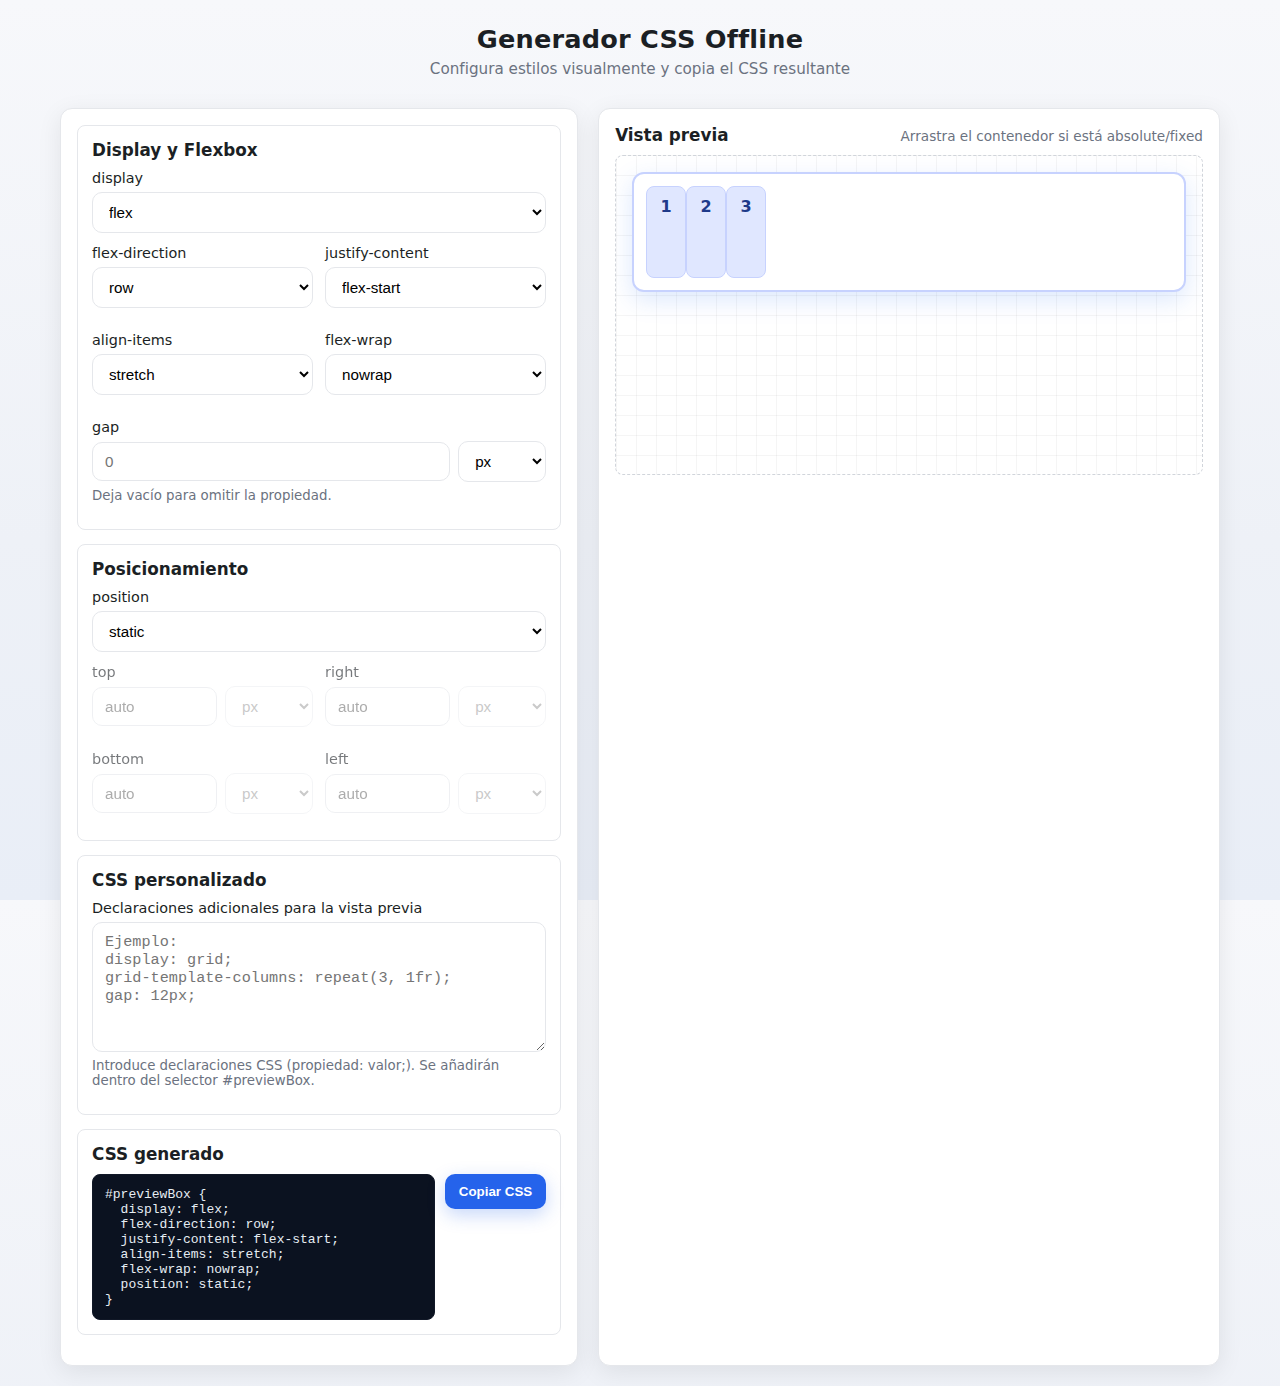
<file: apunte/index.html>
<!doctype html>
<html lang="es">
<head>
  <meta charset="utf-8" />
  <meta name="viewport" content="width=device-width,initial-scale=1" />
  <title>Generador CSS Offline</title>
  <link rel="stylesheet" href="styles.css" />
</head>
<body>
  <header class="app-header">
    <h1>Generador CSS Offline</h1>
    <p class="subtitle">Configura estilos visualmente y copia el CSS resultante</p>
  </header>

  <main class="app">
    <!-- Panel izquierdo: Controles -->
    <section class="controls" aria-label="Panel de controles">
      <!-- Display / Flexbox -->
      <div class="card">
        <h2>Display y Flexbox</h2>

        <div class="field">
          <label for="displaySelect">display</label>
          <select id="displaySelect">
            <option value="block">block</option>
            <option value="inline-block">inline-block</option>
            <option value="flex" selected>flex</option>
            <option value="inline-flex">inline-flex</option>
            <option value="grid">grid</option>
            <option value="inline-grid">inline-grid</option>
            <option value="none">none</option>
          </select>
        </div>

        <div id="flexGroup" class="grid-2">
          <div class="field">
            <label for="flexDirection">flex-direction</label>
            <select id="flexDirection">
              <option value="row" selected>row</option>
              <option value="row-reverse">row-reverse</option>
              <option value="column">column</option>
              <option value="column-reverse">column-reverse</option>
            </select>
          </div>

          <div class="field">
            <label for="justifyContent">justify-content</label>
            <select id="justifyContent">
              <option value="flex-start" selected>flex-start</option>
              <option value="center">center</option>
              <option value="flex-end">flex-end</option>
              <option value="space-between">space-between</option>
              <option value="space-around">space-around</option>
              <option value="space-evenly">space-evenly</option>
            </select>
          </div>

          <div class="field">
            <label for="alignItems">align-items</label>
            <select id="alignItems">
              <option value="stretch" selected>stretch</option>
              <option value="flex-start">flex-start</option>
              <option value="center">center</option>
              <option value="flex-end">flex-end</option>
              <option value="baseline">baseline</option>
            </select>
          </div>

          <div class="field">
            <label for="flexWrap">flex-wrap</label>
            <select id="flexWrap">
              <option value="nowrap" selected>nowrap</option>
              <option value="wrap">wrap</option>
              <option value="wrap-reverse">wrap-reverse</option>
            </select>
          </div>

          <div class="field span-2">
            <label for="gapValue">gap</label>
            <div class="input-with-unit">
              <input id="gapValue" type="number" inputmode="decimal" min="0" step="1" placeholder="0" />
              <select id="gapUnit" class="unit">
                <option value="px" selected>px</option>
                <option value="rem">rem</option>
                <option value="em">em</option>
                <option value="%">%</option>
                <option value="vh">vh</option>
                <option value="vw">vw</option>
              </select>
            </div>
            <small>Deja vacío para omitir la propiedad.</small>
          </div>
        </div>
      </div>

      <!-- Position -->
      <div class="card">
        <h2>Posicionamiento</h2>

        <div class="field">
          <label for="positionSelect">position</label>
          <select id="positionSelect">
            <option value="static" selected>static</option>
            <option value="relative">relative</option>
            <option value="absolute">absolute</option>
            <option value="fixed">fixed</option>
            <option value="sticky">sticky</option>
          </select>
        </div>

        <div id="offsetsGroup" class="grid-2">
          <div class="field">
            <label for="topValue">top</label>
            <div class="input-with-unit">
              <input id="topValue" type="number" inputmode="decimal" step="1" placeholder="auto" />
              <select id="topUnit" class="unit">
                <option value="px" selected>px</option>
                <option value="rem">rem</option>
                <option value="em">em</option>
                <option value="%">%</option>
                <option value="vh">vh</option>
                <option value="vw">vw</option>
              </select>
            </div>
          </div>

          <div class="field">
            <label for="rightValue">right</label>
            <div class="input-with-unit">
              <input id="rightValue" type="number" inputmode="decimal" step="1" placeholder="auto" />
              <select id="rightUnit" class="unit">
                <option value="px" selected>px</option>
                <option value="rem">rem</option>
                <option value="em">em</option>
                <option value="%">%</option>
                <option value="vh">vh</option>
                <option value="vw">vw</option>
              </select>
            </div>
          </div>

          <div class="field">
            <label for="bottomValue">bottom</label>
            <div class="input-with-unit">
              <input id="bottomValue" type="number" inputmode="decimal" step="1" placeholder="auto" />
              <select id="bottomUnit" class="unit">
                <option value="px" selected>px</option>
                <option value="rem">rem</option>
                <option value="em">em</option>
                <option value="%">%</option>
                <option value="vh">vh</option>
                <option value="vw">vw</option>
              </select>
            </div>
          </div>

          <div class="field">
            <label for="leftValue">left</label>
            <div class="input-with-unit">
              <input id="leftValue" type="number" inputmode="decimal" step="1" placeholder="auto" />
              <select id="leftUnit" class="unit">
                <option value="px" selected>px</option>
                <option value="rem">rem</option>
                <option value="em">em</option>
                <option value="%">%</option>
                <option value="vh">vh</option>
                <option value="vw">vw</option>
              </select>
            </div>
          </div>
        </div>
      </div>

      <!-- CSS personalizado -->
      <div class="card">
        <h2>CSS personalizado</h2>
        <div class="field">
          <label for="customCss">Declaraciones adicionales para la vista previa</label>
          <textarea id="customCss" rows="6" placeholder="Ejemplo:
display: grid;
grid-template-columns: repeat(3, 1fr);
gap: 12px;"></textarea>
          <small>Introduce declaraciones CSS (propiedad: valor;). Se añadirán dentro del selector #previewBox.</small>
        </div>
      </div>

      <!-- Salida de CSS -->
      <div class="card">
        <h2>CSS generado</h2>
        <div class="code-area">
          <pre><code id="cssOutput" aria-live="polite"></code></pre>
          <button id="copyBtn" class="btn">Copiar CSS</button>
        </div>
      </div>
    </section>

    <!-- Panel derecho: Vista previa -->
    <section class="preview" aria-label="Vista previa">
      <div class="preview-header">
        <h2>Vista previa</h2>
        <div class="hint">Arrastra el contenedor si está absolute/fixed</div>
      </div>

      <!-- Contenedor donde se aplicará el CSS generado -->
      <div id="previewStage">
        <div id="previewBox" class="preview-box" tabindex="0" aria-label="Caja de vista previa">
          <div class="item">1</div>
          <div class="item">2</div>
          <div class="item">3</div>
        </div>
      </div>
    </section>
  </main>

  <!-- Estilos generados dinámicamente -->
  <style id="generatedStyle"></style>

  <script src="app.js"></script>
</body>
</html>
</file>
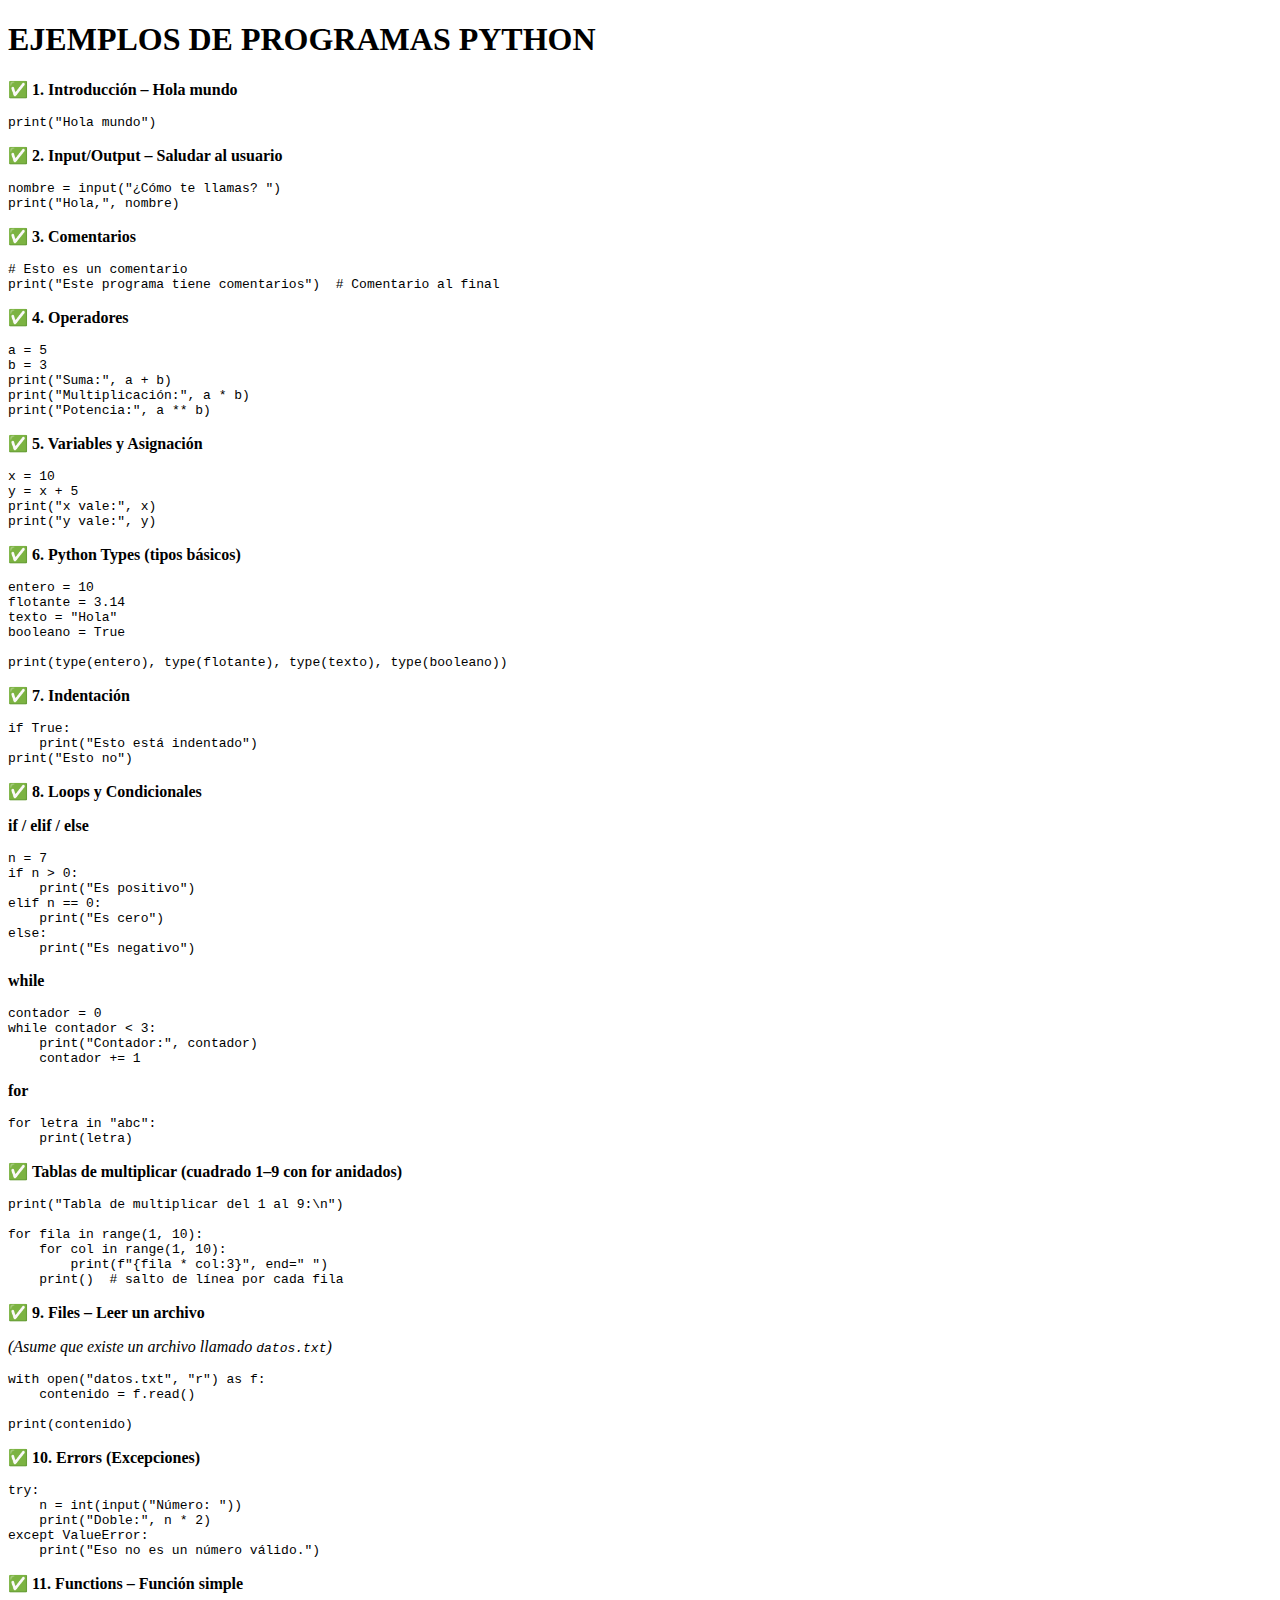
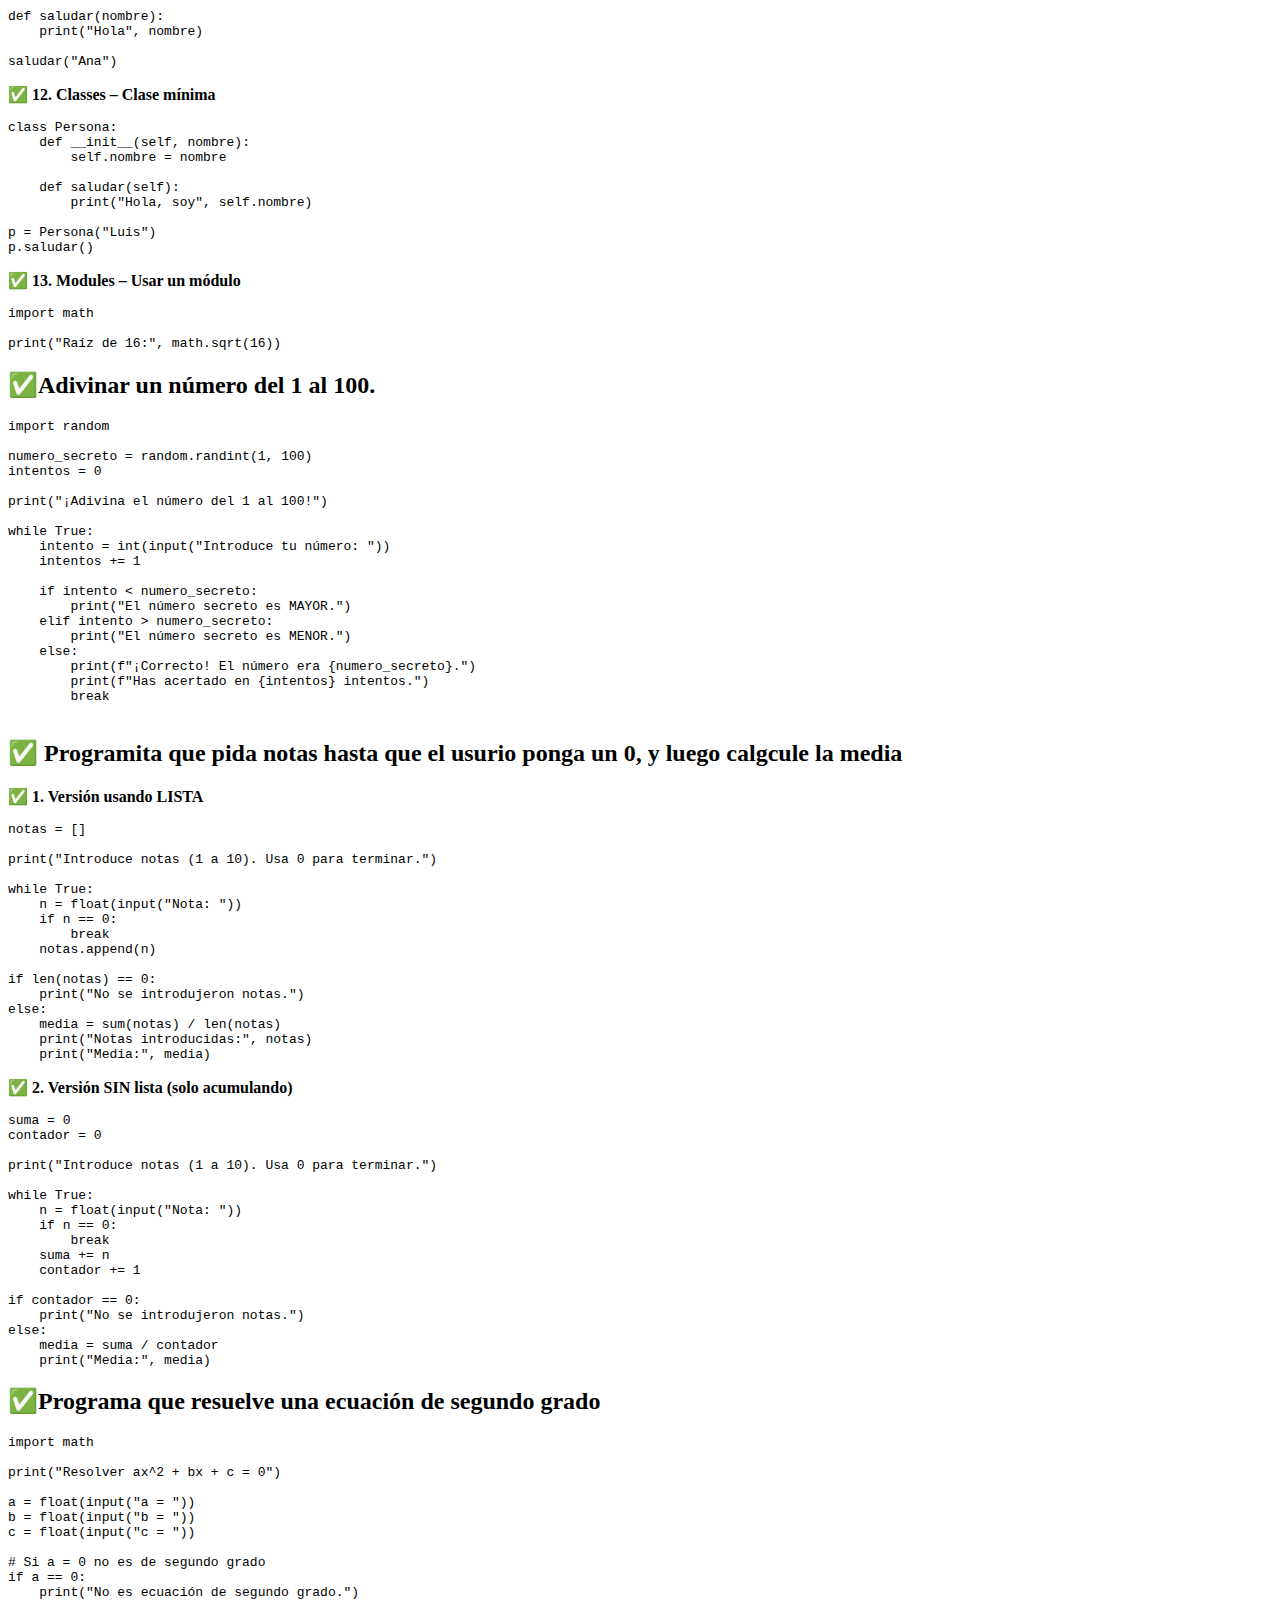
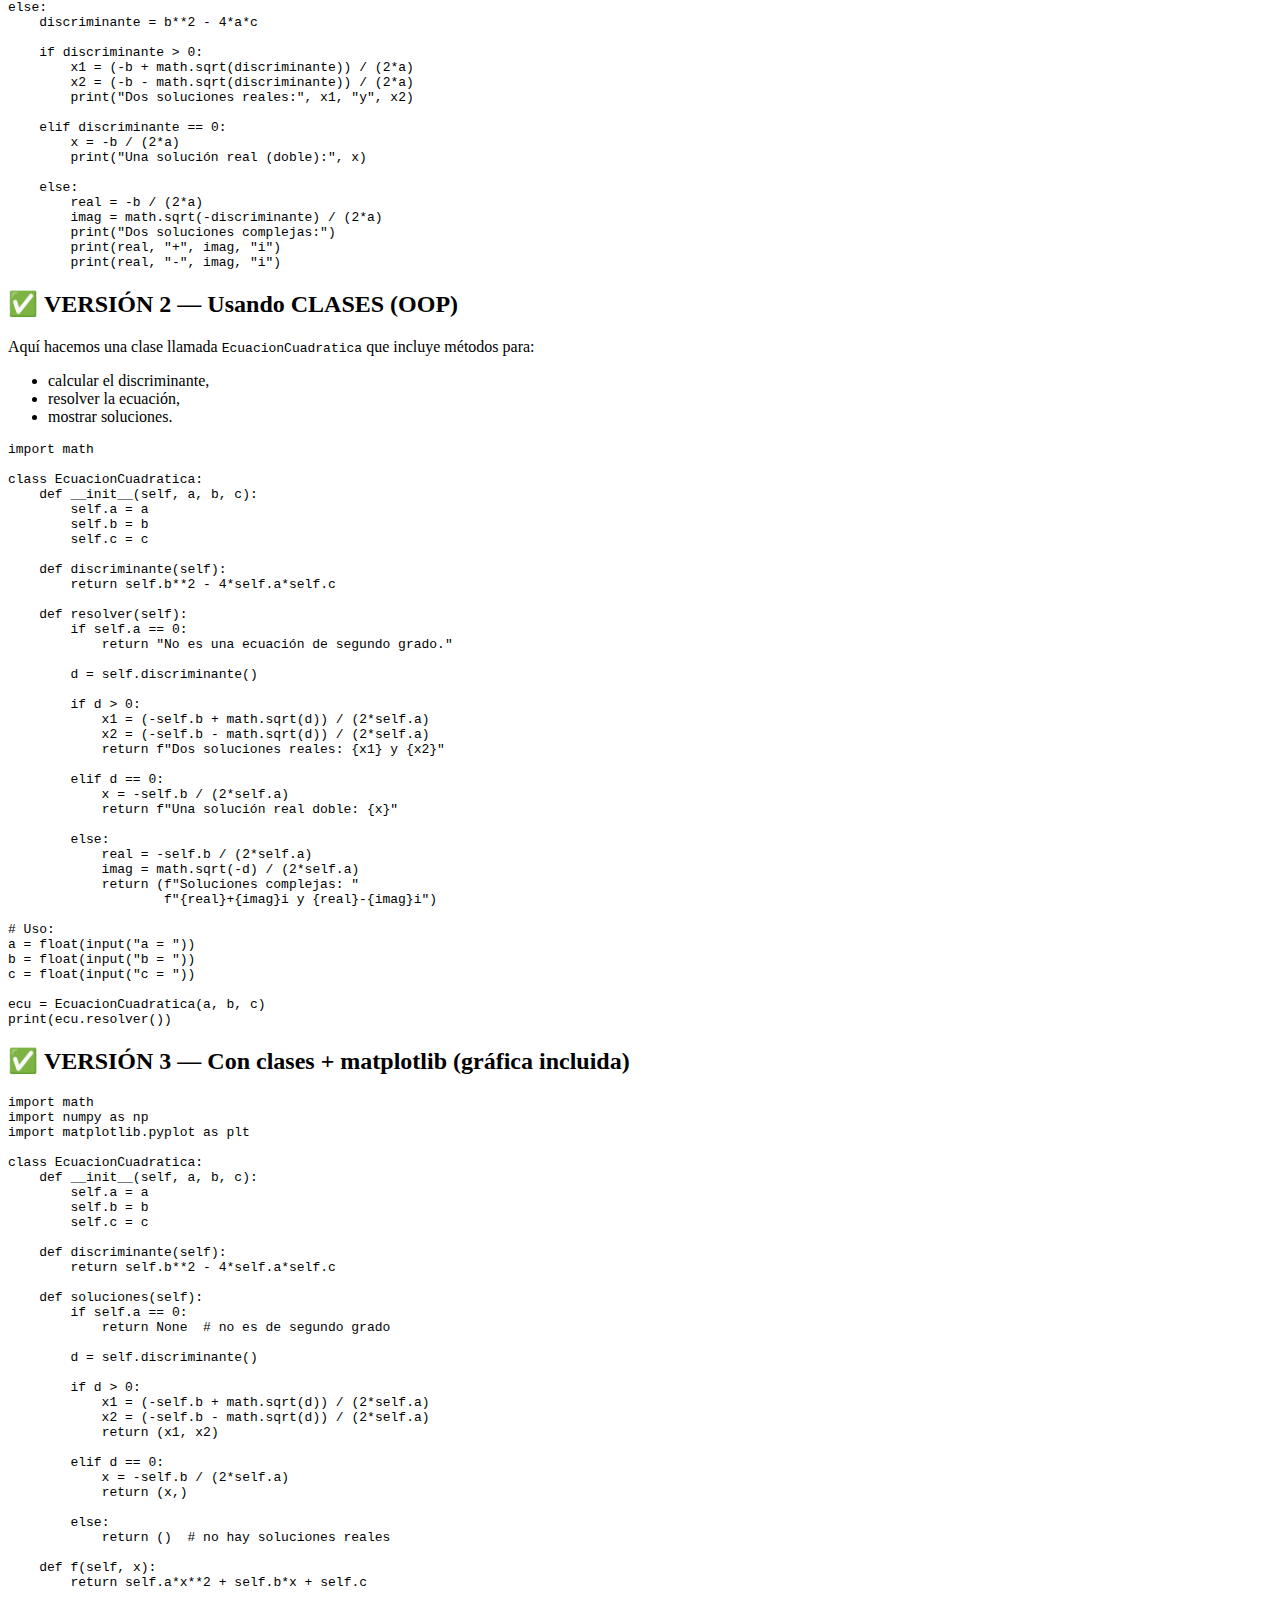
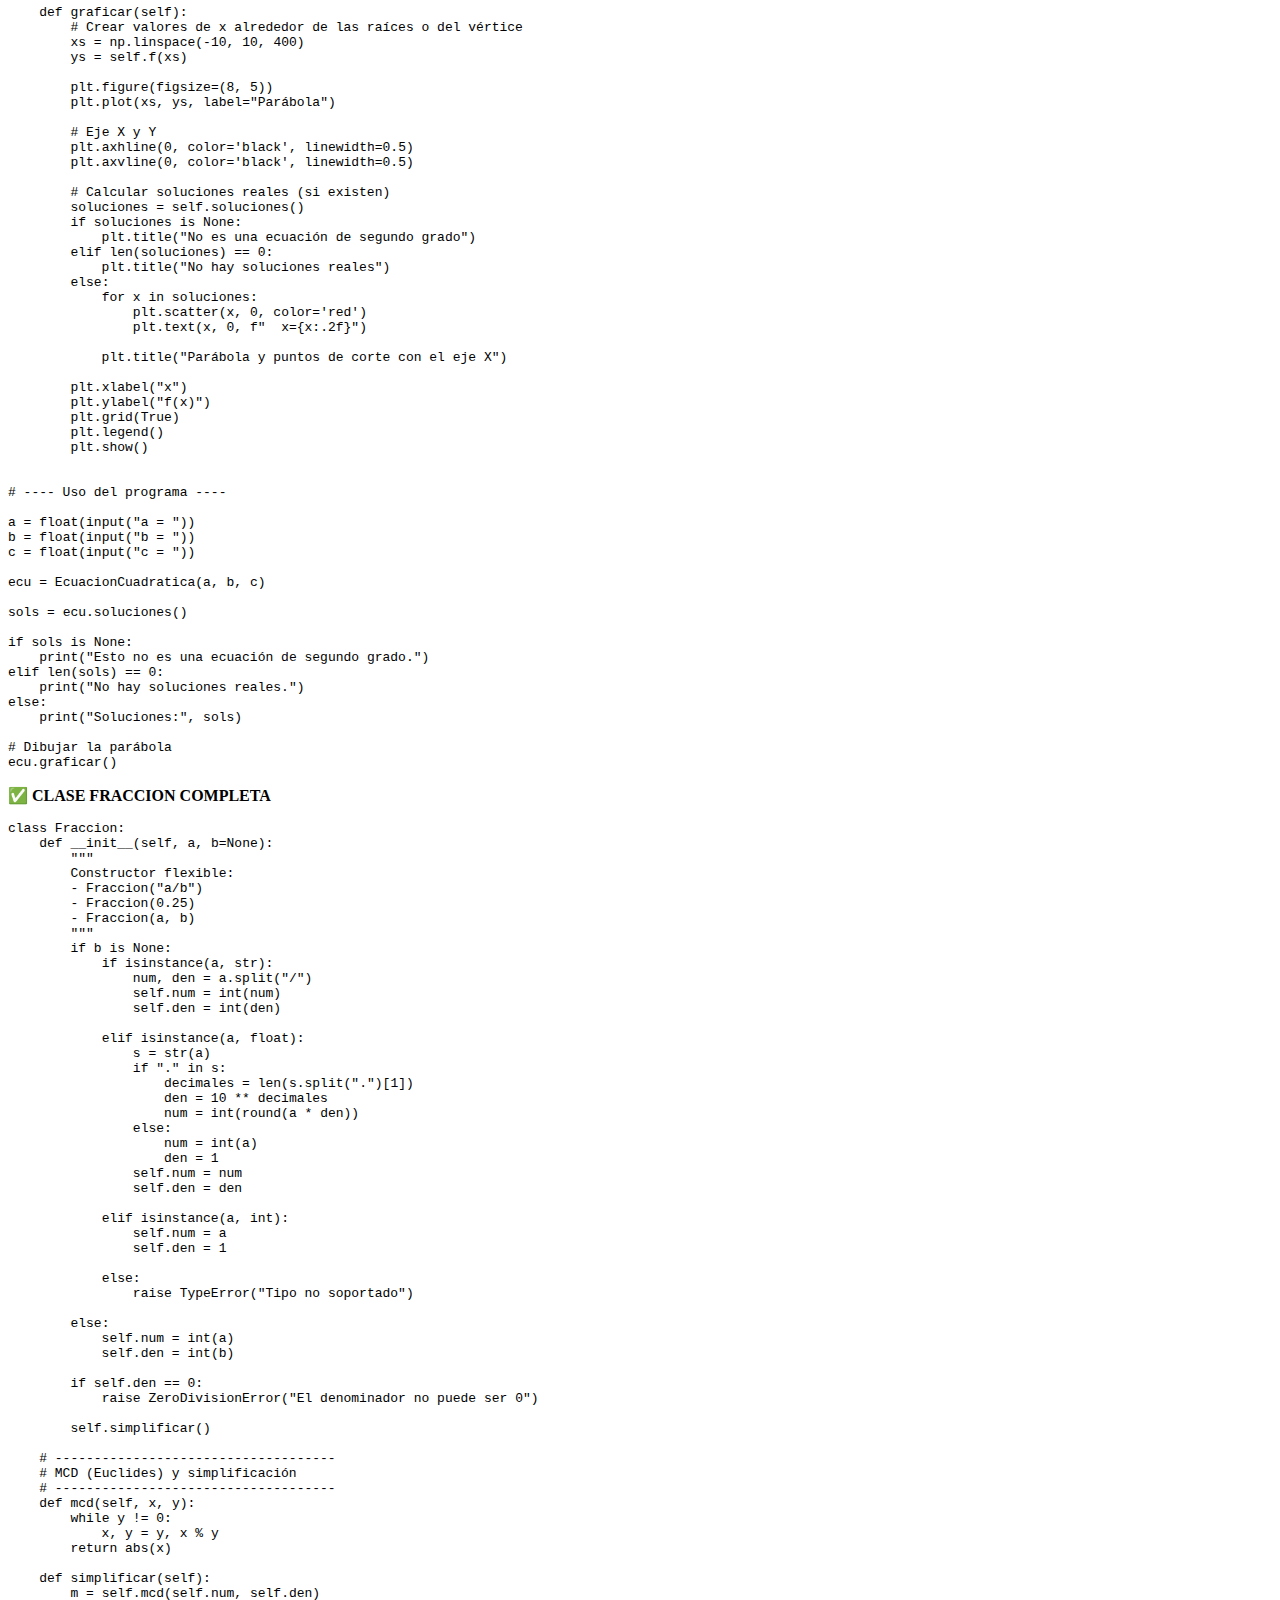
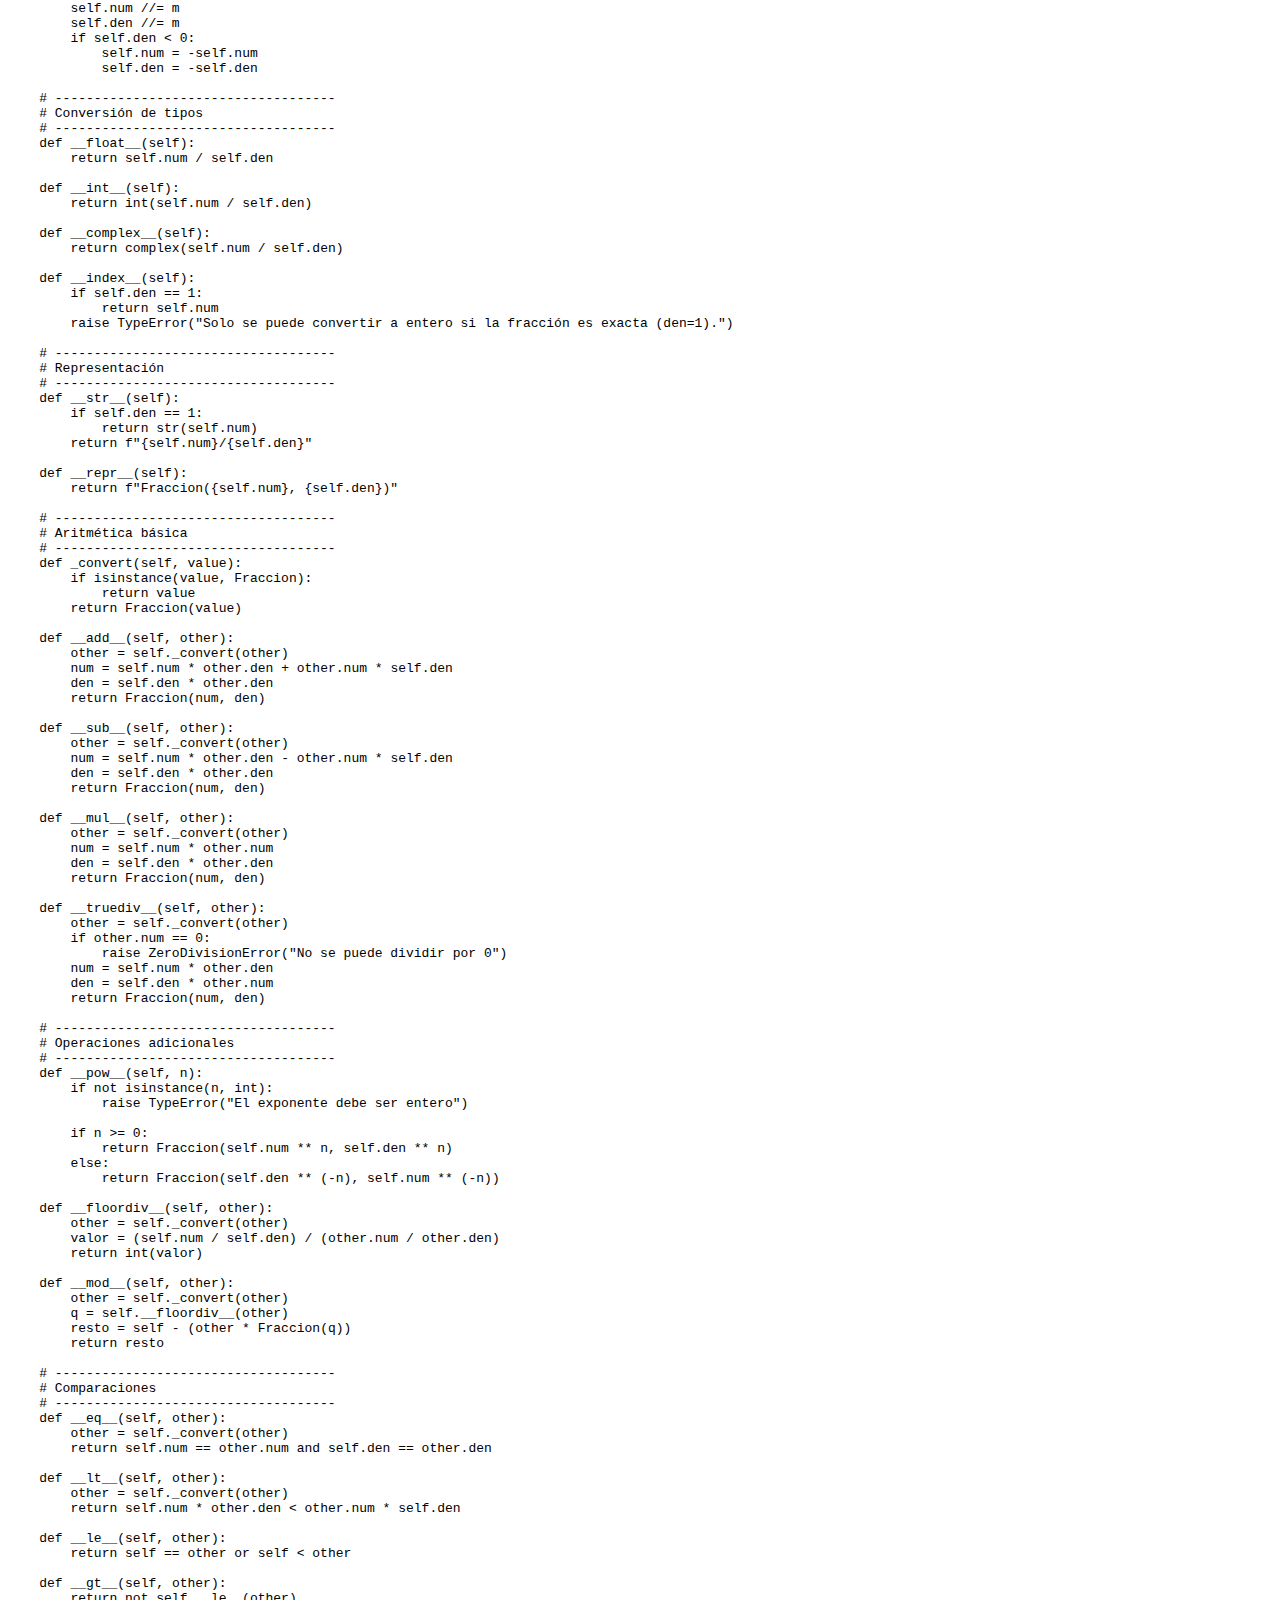
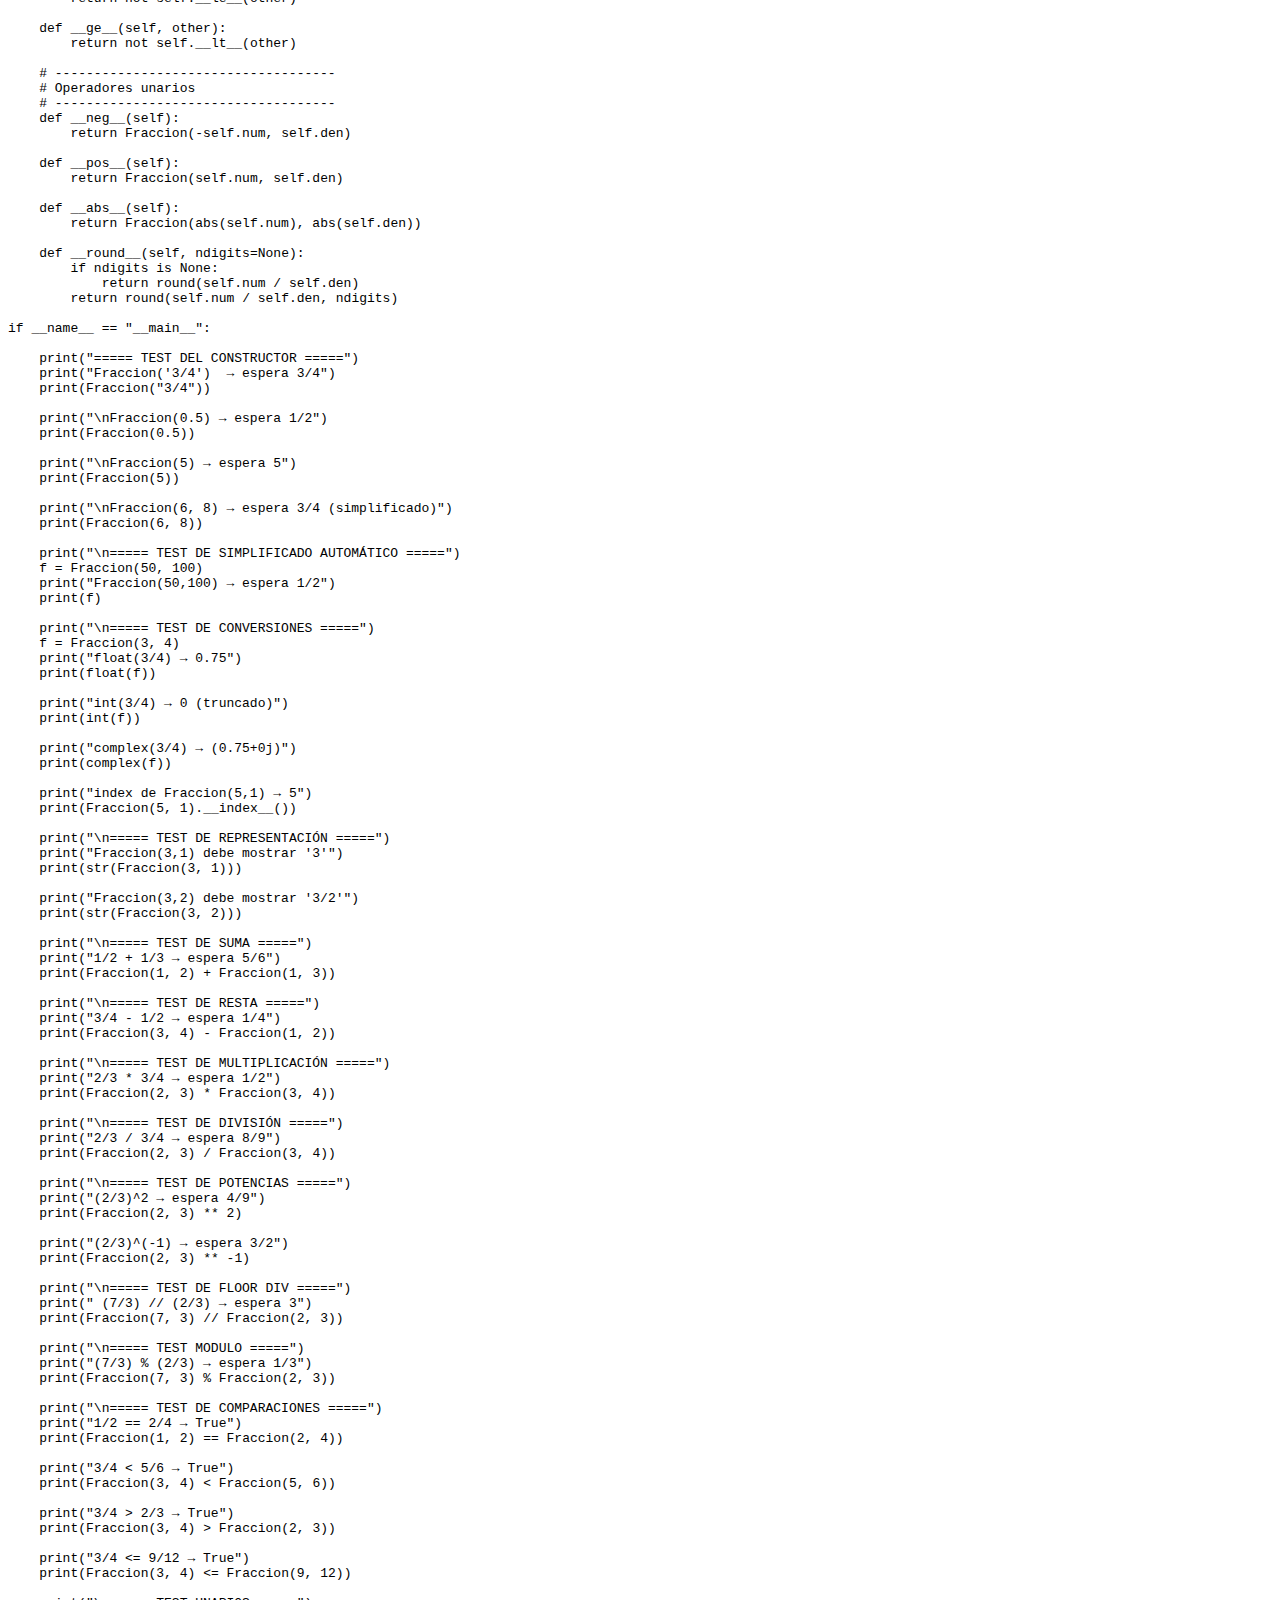
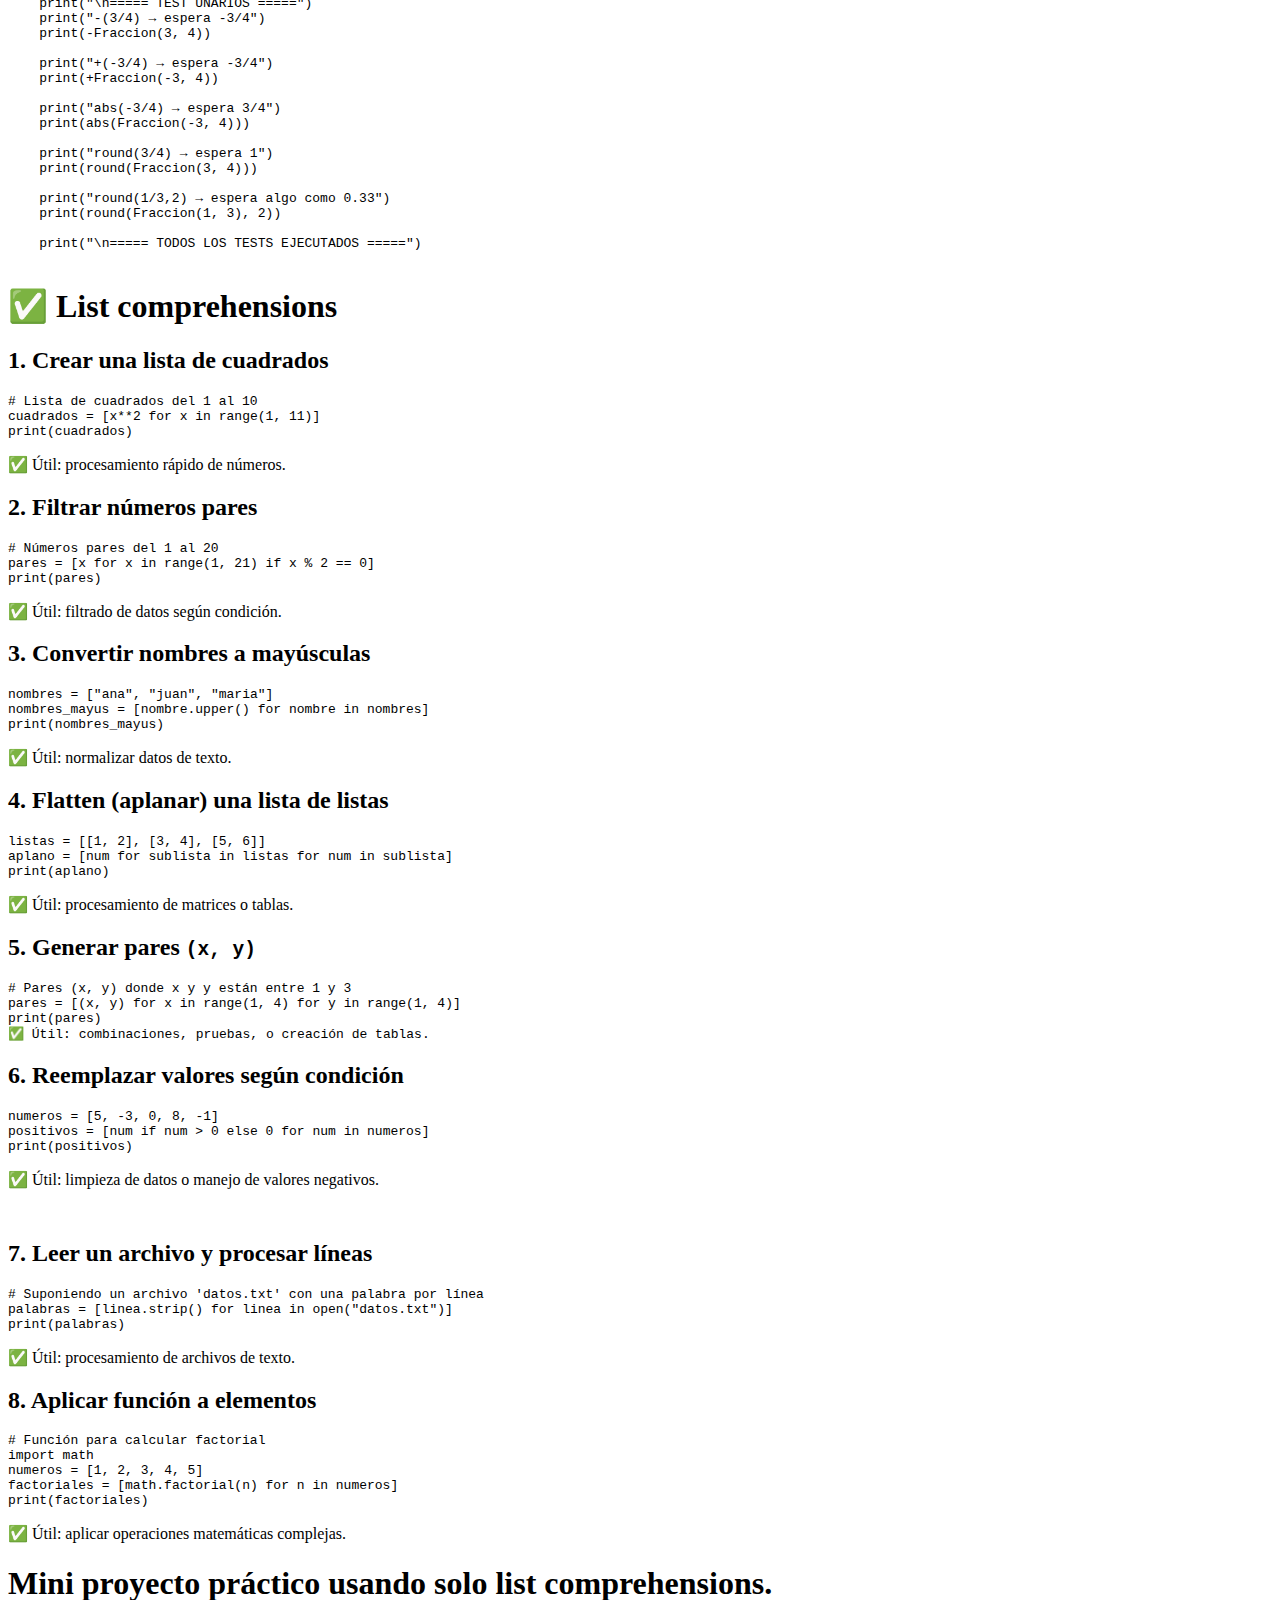
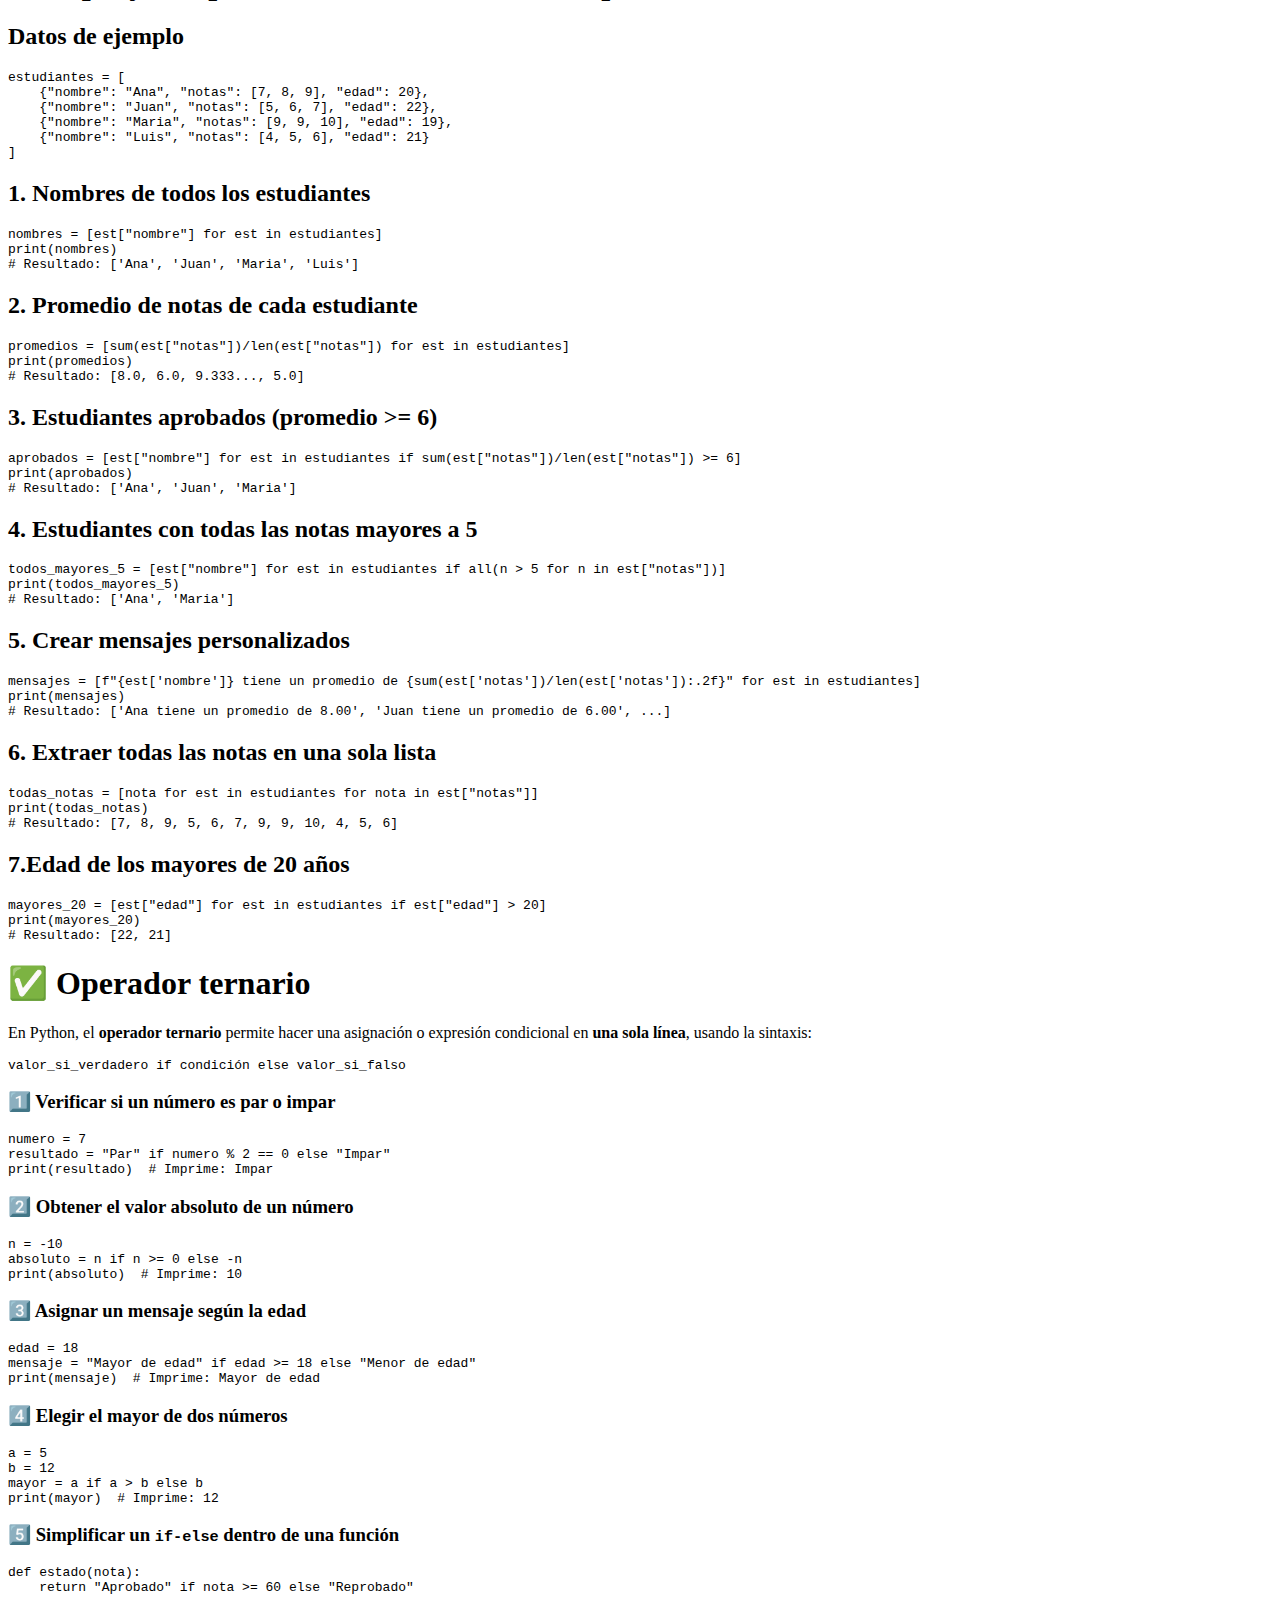
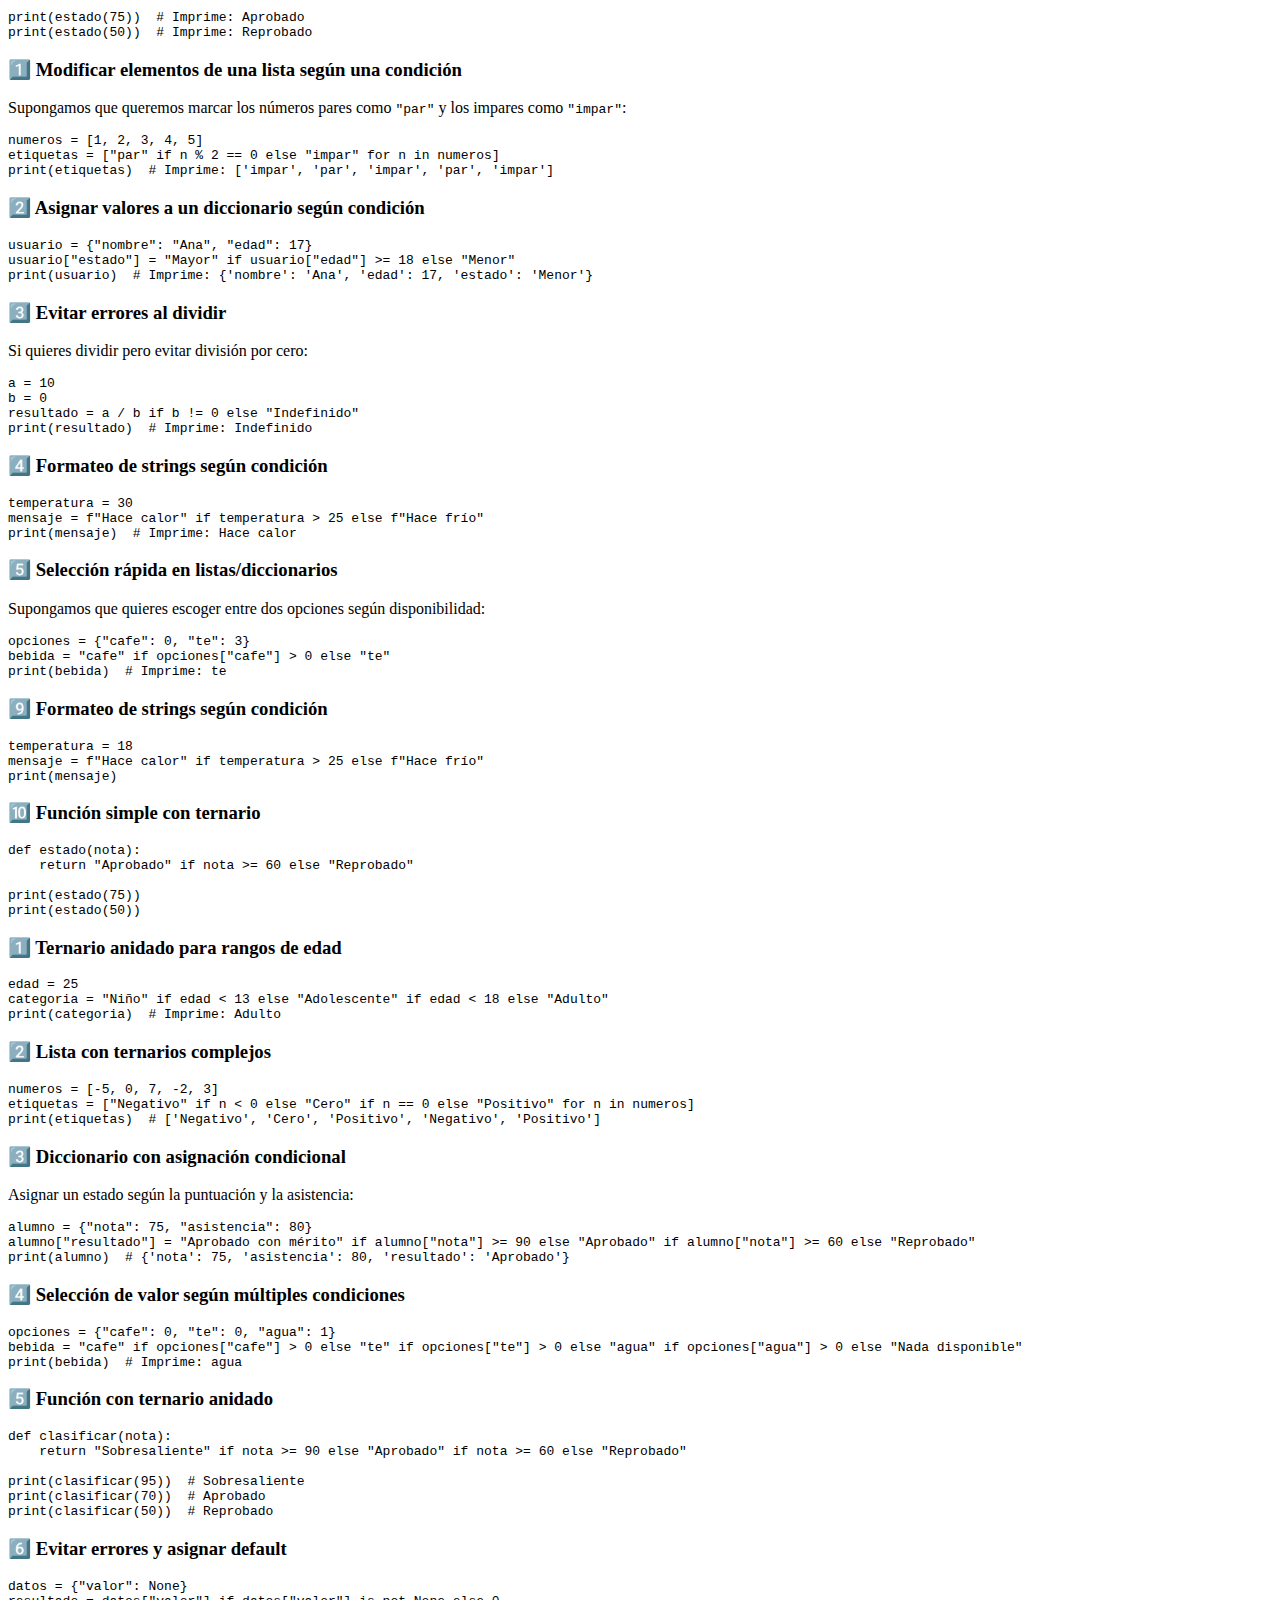
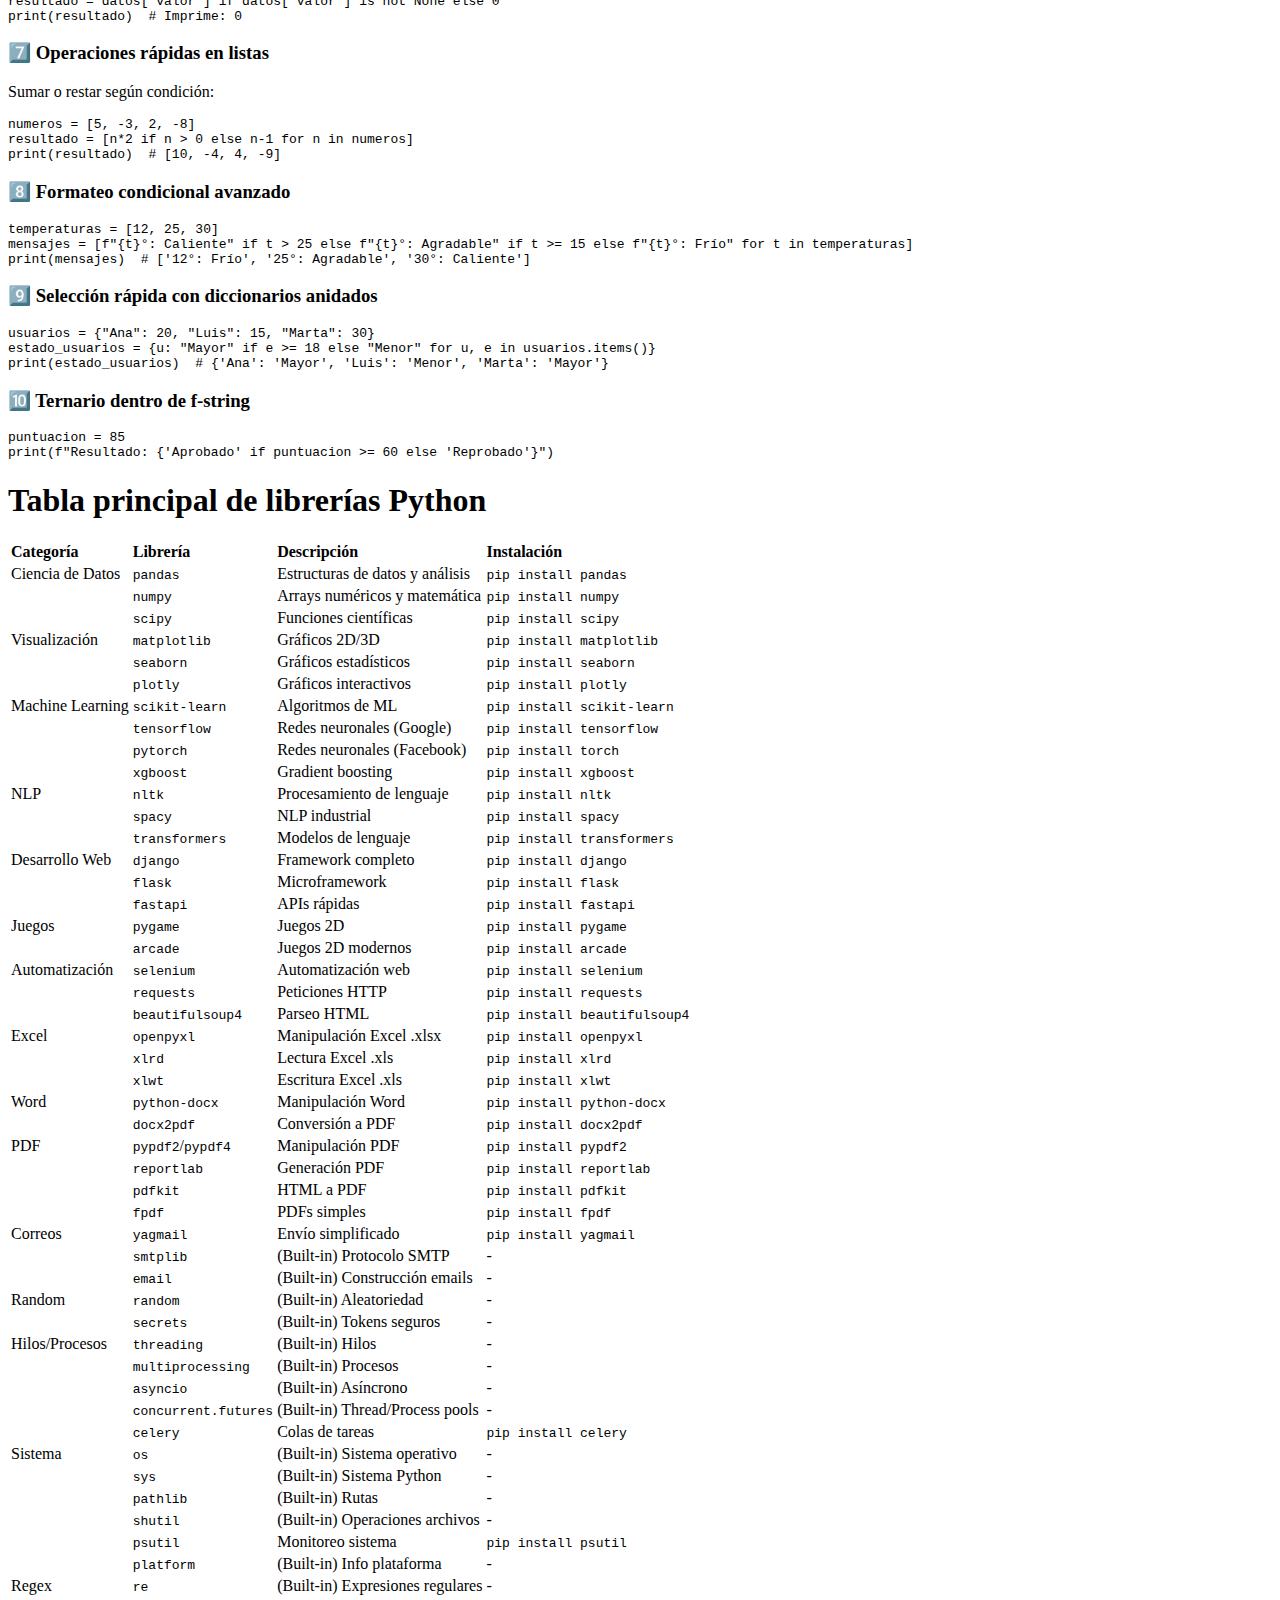
<file: RedNeuronal/EJEMPLOS PYTHON_V02.html>
﻿<!DOCTYPE html>
<html>

<head>
  <meta charset="utf-8">
  <meta name="viewport" content="width=device-width, initial-scale=1.0">
  <title>EJEMPLOS PYTHON_V02</title>
  <link rel="stylesheet" href="https://stackedit.io/style.css" />
</head>

<body class="stackedit">
  <div class="stackedit__html"><h1 id="ejemplos-de-programas-python">EJEMPLOS DE PROGRAMAS PYTHON</h1>
<p>✅ <strong>1. Introducción – Hola mundo</strong></p>
<pre class=" language-python"><code class="prism  language-python"><span class="token keyword">print</span><span class="token punctuation">(</span><span class="token string">"Hola mundo"</span><span class="token punctuation">)</span>
</code></pre>
<p>✅ <strong>2. Input/Output – Saludar al usuario</strong></p>
<pre class=" language-python"><code class="prism  language-python">nombre <span class="token operator">=</span> <span class="token builtin">input</span><span class="token punctuation">(</span><span class="token string">"¿Cómo te llamas? "</span><span class="token punctuation">)</span>
<span class="token keyword">print</span><span class="token punctuation">(</span><span class="token string">"Hola,"</span><span class="token punctuation">,</span> nombre<span class="token punctuation">)</span>
</code></pre>
<p>✅ <strong>3. Comentarios</strong></p>
<pre class=" language-python"><code class="prism  language-python"><span class="token comment"># Esto es un comentario</span>
<span class="token keyword">print</span><span class="token punctuation">(</span><span class="token string">"Este programa tiene comentarios"</span><span class="token punctuation">)</span>  <span class="token comment"># Comentario al final</span>
</code></pre>
<p>✅ <strong>4. Operadores</strong></p>
<pre class=" language-python"><code class="prism  language-python">a <span class="token operator">=</span> <span class="token number">5</span>
b <span class="token operator">=</span> <span class="token number">3</span>
<span class="token keyword">print</span><span class="token punctuation">(</span><span class="token string">"Suma:"</span><span class="token punctuation">,</span> a <span class="token operator">+</span> b<span class="token punctuation">)</span>
<span class="token keyword">print</span><span class="token punctuation">(</span><span class="token string">"Multiplicación:"</span><span class="token punctuation">,</span> a <span class="token operator">*</span> b<span class="token punctuation">)</span>
<span class="token keyword">print</span><span class="token punctuation">(</span><span class="token string">"Potencia:"</span><span class="token punctuation">,</span> a <span class="token operator">**</span> b<span class="token punctuation">)</span>
</code></pre>
<p>✅ <strong>5. Variables y Asignación</strong></p>
<pre class=" language-python"><code class="prism  language-python">x <span class="token operator">=</span> <span class="token number">10</span>
y <span class="token operator">=</span> x <span class="token operator">+</span> <span class="token number">5</span>
<span class="token keyword">print</span><span class="token punctuation">(</span><span class="token string">"x vale:"</span><span class="token punctuation">,</span> x<span class="token punctuation">)</span>
<span class="token keyword">print</span><span class="token punctuation">(</span><span class="token string">"y vale:"</span><span class="token punctuation">,</span> y<span class="token punctuation">)</span>
</code></pre>
<p>✅ <strong>6. Python Types (tipos básicos)</strong></p>
<pre class=" language-python"><code class="prism  language-python">entero <span class="token operator">=</span> <span class="token number">10</span>
flotante <span class="token operator">=</span> <span class="token number">3.14</span>
texto <span class="token operator">=</span> <span class="token string">"Hola"</span>
booleano <span class="token operator">=</span> <span class="token boolean">True</span>

<span class="token keyword">print</span><span class="token punctuation">(</span><span class="token builtin">type</span><span class="token punctuation">(</span>entero<span class="token punctuation">)</span><span class="token punctuation">,</span> <span class="token builtin">type</span><span class="token punctuation">(</span>flotante<span class="token punctuation">)</span><span class="token punctuation">,</span> <span class="token builtin">type</span><span class="token punctuation">(</span>texto<span class="token punctuation">)</span><span class="token punctuation">,</span> <span class="token builtin">type</span><span class="token punctuation">(</span>booleano<span class="token punctuation">)</span><span class="token punctuation">)</span>
</code></pre>
<p>✅ <strong>7. Indentación</strong></p>
<pre class=" language-python"><code class="prism  language-python"><span class="token keyword">if</span> <span class="token boolean">True</span><span class="token punctuation">:</span>
    <span class="token keyword">print</span><span class="token punctuation">(</span><span class="token string">"Esto está indentado"</span><span class="token punctuation">)</span>
<span class="token keyword">print</span><span class="token punctuation">(</span><span class="token string">"Esto no"</span><span class="token punctuation">)</span>
</code></pre>
<p>✅ <strong>8. Loops y Condicionales</strong></p>
<p><strong>if / elif / else</strong></p>
<pre class=" language-python"><code class="prism  language-python">n <span class="token operator">=</span> <span class="token number">7</span>
<span class="token keyword">if</span> n <span class="token operator">&gt;</span> <span class="token number">0</span><span class="token punctuation">:</span>
    <span class="token keyword">print</span><span class="token punctuation">(</span><span class="token string">"Es positivo"</span><span class="token punctuation">)</span>
<span class="token keyword">elif</span> n <span class="token operator">==</span> <span class="token number">0</span><span class="token punctuation">:</span>
    <span class="token keyword">print</span><span class="token punctuation">(</span><span class="token string">"Es cero"</span><span class="token punctuation">)</span>
<span class="token keyword">else</span><span class="token punctuation">:</span>
    <span class="token keyword">print</span><span class="token punctuation">(</span><span class="token string">"Es negativo"</span><span class="token punctuation">)</span>
</code></pre>
<p><strong>while</strong></p>
<pre class=" language-python"><code class="prism  language-python">contador <span class="token operator">=</span> <span class="token number">0</span>
<span class="token keyword">while</span> contador <span class="token operator">&lt;</span> <span class="token number">3</span><span class="token punctuation">:</span>
    <span class="token keyword">print</span><span class="token punctuation">(</span><span class="token string">"Contador:"</span><span class="token punctuation">,</span> contador<span class="token punctuation">)</span>
    contador <span class="token operator">+=</span> <span class="token number">1</span>
</code></pre>
<p><strong>for</strong></p>
<pre class=" language-python"><code class="prism  language-python"><span class="token keyword">for</span> letra <span class="token keyword">in</span> <span class="token string">"abc"</span><span class="token punctuation">:</span>
    <span class="token keyword">print</span><span class="token punctuation">(</span>letra<span class="token punctuation">)</span>
</code></pre>
<p>✅ <strong>Tablas de multiplicar (cuadrado 1–9 con for anidados)</strong></p>
<pre class=" language-python"><code class="prism  language-python"><span class="token keyword">print</span><span class="token punctuation">(</span><span class="token string">"Tabla de multiplicar del 1 al 9:\n"</span><span class="token punctuation">)</span>

<span class="token keyword">for</span> fila <span class="token keyword">in</span> <span class="token builtin">range</span><span class="token punctuation">(</span><span class="token number">1</span><span class="token punctuation">,</span> <span class="token number">10</span><span class="token punctuation">)</span><span class="token punctuation">:</span>
    <span class="token keyword">for</span> col <span class="token keyword">in</span> <span class="token builtin">range</span><span class="token punctuation">(</span><span class="token number">1</span><span class="token punctuation">,</span> <span class="token number">10</span><span class="token punctuation">)</span><span class="token punctuation">:</span>
        <span class="token keyword">print</span><span class="token punctuation">(</span>f<span class="token string">"{fila * col:3}"</span><span class="token punctuation">,</span> end<span class="token operator">=</span><span class="token string">" "</span><span class="token punctuation">)</span>
    <span class="token keyword">print</span><span class="token punctuation">(</span><span class="token punctuation">)</span>  <span class="token comment"># salto de línea por cada fila</span>
</code></pre>
<p>✅ <strong>9. Files – Leer un archivo</strong></p>
<p><em>(Asume que existe un archivo llamado <code>datos.txt</code>)</em></p>
<pre class=" language-python"><code class="prism  language-python"><span class="token keyword">with</span> <span class="token builtin">open</span><span class="token punctuation">(</span><span class="token string">"datos.txt"</span><span class="token punctuation">,</span> <span class="token string">"r"</span><span class="token punctuation">)</span> <span class="token keyword">as</span> f<span class="token punctuation">:</span>
    contenido <span class="token operator">=</span> f<span class="token punctuation">.</span>read<span class="token punctuation">(</span><span class="token punctuation">)</span>

<span class="token keyword">print</span><span class="token punctuation">(</span>contenido<span class="token punctuation">)</span>
</code></pre>
<p>✅ <strong>10. Errors (Excepciones)</strong></p>
<pre class=" language-python"><code class="prism  language-python"><span class="token keyword">try</span><span class="token punctuation">:</span>
    n <span class="token operator">=</span> <span class="token builtin">int</span><span class="token punctuation">(</span><span class="token builtin">input</span><span class="token punctuation">(</span><span class="token string">"Número: "</span><span class="token punctuation">)</span><span class="token punctuation">)</span>
    <span class="token keyword">print</span><span class="token punctuation">(</span><span class="token string">"Doble:"</span><span class="token punctuation">,</span> n <span class="token operator">*</span> <span class="token number">2</span><span class="token punctuation">)</span>
<span class="token keyword">except</span> ValueError<span class="token punctuation">:</span>
    <span class="token keyword">print</span><span class="token punctuation">(</span><span class="token string">"Eso no es un número válido."</span><span class="token punctuation">)</span>
</code></pre>
<p>✅ <strong>11. Functions – Función simple</strong></p>
<pre class=" language-python"><code class="prism  language-python"><span class="token keyword">def</span> <span class="token function">saludar</span><span class="token punctuation">(</span>nombre<span class="token punctuation">)</span><span class="token punctuation">:</span>
    <span class="token keyword">print</span><span class="token punctuation">(</span><span class="token string">"Hola"</span><span class="token punctuation">,</span> nombre<span class="token punctuation">)</span>

saludar<span class="token punctuation">(</span><span class="token string">"Ana"</span><span class="token punctuation">)</span>
</code></pre>
<p>✅ <strong>12. Classes – Clase mínima</strong></p>
<pre class=" language-python"><code class="prism  language-python"><span class="token keyword">class</span> <span class="token class-name">Persona</span><span class="token punctuation">:</span>
    <span class="token keyword">def</span> <span class="token function">__init__</span><span class="token punctuation">(</span>self<span class="token punctuation">,</span> nombre<span class="token punctuation">)</span><span class="token punctuation">:</span>
        self<span class="token punctuation">.</span>nombre <span class="token operator">=</span> nombre
    
    <span class="token keyword">def</span> <span class="token function">saludar</span><span class="token punctuation">(</span>self<span class="token punctuation">)</span><span class="token punctuation">:</span>
        <span class="token keyword">print</span><span class="token punctuation">(</span><span class="token string">"Hola, soy"</span><span class="token punctuation">,</span> self<span class="token punctuation">.</span>nombre<span class="token punctuation">)</span>

p <span class="token operator">=</span> Persona<span class="token punctuation">(</span><span class="token string">"Luis"</span><span class="token punctuation">)</span>
p<span class="token punctuation">.</span>saludar<span class="token punctuation">(</span><span class="token punctuation">)</span>
</code></pre>
<p>✅ <strong>13. Modules – Usar un módulo</strong></p>
<pre class=" language-python"><code class="prism  language-python"><span class="token keyword">import</span> math

<span class="token keyword">print</span><span class="token punctuation">(</span><span class="token string">"Raíz de 16:"</span><span class="token punctuation">,</span> math<span class="token punctuation">.</span>sqrt<span class="token punctuation">(</span><span class="token number">16</span><span class="token punctuation">)</span><span class="token punctuation">)</span>
</code></pre>
<h2 id="✅adivinar-un-número-del-1-al-100.">✅<strong>Adivinar un número del 1 al 100</strong>.</h2>
<pre class=" language-python"><code class="prism  language-python"><span class="token keyword">import</span> random

numero_secreto <span class="token operator">=</span> random<span class="token punctuation">.</span>randint<span class="token punctuation">(</span><span class="token number">1</span><span class="token punctuation">,</span> <span class="token number">100</span><span class="token punctuation">)</span>
intentos <span class="token operator">=</span> <span class="token number">0</span>

<span class="token keyword">print</span><span class="token punctuation">(</span><span class="token string">"¡Adivina el número del 1 al 100!"</span><span class="token punctuation">)</span>

<span class="token keyword">while</span> <span class="token boolean">True</span><span class="token punctuation">:</span>
    intento <span class="token operator">=</span> <span class="token builtin">int</span><span class="token punctuation">(</span><span class="token builtin">input</span><span class="token punctuation">(</span><span class="token string">"Introduce tu número: "</span><span class="token punctuation">)</span><span class="token punctuation">)</span>
    intentos <span class="token operator">+=</span> <span class="token number">1</span>

    <span class="token keyword">if</span> intento <span class="token operator">&lt;</span> numero_secreto<span class="token punctuation">:</span>
        <span class="token keyword">print</span><span class="token punctuation">(</span><span class="token string">"El número secreto es MAYOR."</span><span class="token punctuation">)</span>
    <span class="token keyword">elif</span> intento <span class="token operator">&gt;</span> numero_secreto<span class="token punctuation">:</span>
        <span class="token keyword">print</span><span class="token punctuation">(</span><span class="token string">"El número secreto es MENOR."</span><span class="token punctuation">)</span>
    <span class="token keyword">else</span><span class="token punctuation">:</span>
        <span class="token keyword">print</span><span class="token punctuation">(</span>f<span class="token string">"¡Correcto! El número era {numero_secreto}."</span><span class="token punctuation">)</span>
        <span class="token keyword">print</span><span class="token punctuation">(</span>f<span class="token string">"Has acertado en {intentos} intentos."</span><span class="token punctuation">)</span>
        <span class="token keyword">break</span>

</code></pre>
<h2 id="✅-programita-que-pida-notas-hasta-que-el-usurio-ponga-un-0-y-luego-calgcule-la-media">✅ Programita que pida notas hasta que el usurio ponga un 0, y luego calgcule la media</h2>
<p>✅ <strong>1. Versión usando LISTA</strong></p>
<pre class=" language-python"><code class="prism  language-python">notas <span class="token operator">=</span> <span class="token punctuation">[</span><span class="token punctuation">]</span>

<span class="token keyword">print</span><span class="token punctuation">(</span><span class="token string">"Introduce notas (1 a 10). Usa 0 para terminar."</span><span class="token punctuation">)</span>

<span class="token keyword">while</span> <span class="token boolean">True</span><span class="token punctuation">:</span>
    n <span class="token operator">=</span> <span class="token builtin">float</span><span class="token punctuation">(</span><span class="token builtin">input</span><span class="token punctuation">(</span><span class="token string">"Nota: "</span><span class="token punctuation">)</span><span class="token punctuation">)</span>
    <span class="token keyword">if</span> n <span class="token operator">==</span> <span class="token number">0</span><span class="token punctuation">:</span>
        <span class="token keyword">break</span>
    notas<span class="token punctuation">.</span>append<span class="token punctuation">(</span>n<span class="token punctuation">)</span>

<span class="token keyword">if</span> <span class="token builtin">len</span><span class="token punctuation">(</span>notas<span class="token punctuation">)</span> <span class="token operator">==</span> <span class="token number">0</span><span class="token punctuation">:</span>
    <span class="token keyword">print</span><span class="token punctuation">(</span><span class="token string">"No se introdujeron notas."</span><span class="token punctuation">)</span>
<span class="token keyword">else</span><span class="token punctuation">:</span>
    media <span class="token operator">=</span> <span class="token builtin">sum</span><span class="token punctuation">(</span>notas<span class="token punctuation">)</span> <span class="token operator">/</span> <span class="token builtin">len</span><span class="token punctuation">(</span>notas<span class="token punctuation">)</span>
    <span class="token keyword">print</span><span class="token punctuation">(</span><span class="token string">"Notas introducidas:"</span><span class="token punctuation">,</span> notas<span class="token punctuation">)</span>
    <span class="token keyword">print</span><span class="token punctuation">(</span><span class="token string">"Media:"</span><span class="token punctuation">,</span> media<span class="token punctuation">)</span>
</code></pre>
<p>✅ <strong>2. Versión SIN lista (solo acumulando)</strong></p>
<pre class=" language-python"><code class="prism  language-python">suma <span class="token operator">=</span> <span class="token number">0</span>
contador <span class="token operator">=</span> <span class="token number">0</span>

<span class="token keyword">print</span><span class="token punctuation">(</span><span class="token string">"Introduce notas (1 a 10). Usa 0 para terminar."</span><span class="token punctuation">)</span>

<span class="token keyword">while</span> <span class="token boolean">True</span><span class="token punctuation">:</span>
    n <span class="token operator">=</span> <span class="token builtin">float</span><span class="token punctuation">(</span><span class="token builtin">input</span><span class="token punctuation">(</span><span class="token string">"Nota: "</span><span class="token punctuation">)</span><span class="token punctuation">)</span>
    <span class="token keyword">if</span> n <span class="token operator">==</span> <span class="token number">0</span><span class="token punctuation">:</span>
        <span class="token keyword">break</span>
    suma <span class="token operator">+=</span> n
    contador <span class="token operator">+=</span> <span class="token number">1</span>

<span class="token keyword">if</span> contador <span class="token operator">==</span> <span class="token number">0</span><span class="token punctuation">:</span>
    <span class="token keyword">print</span><span class="token punctuation">(</span><span class="token string">"No se introdujeron notas."</span><span class="token punctuation">)</span>
<span class="token keyword">else</span><span class="token punctuation">:</span>
    media <span class="token operator">=</span> suma <span class="token operator">/</span> contador
    <span class="token keyword">print</span><span class="token punctuation">(</span><span class="token string">"Media:"</span><span class="token punctuation">,</span> media<span class="token punctuation">)</span>
</code></pre>
<h2 id="✅programa-que-resuelve-una-ecuación-de-segundo-grado">✅Programa que resuelve una <strong>ecuación de segundo grado</strong></h2>
<pre class=" language-python"><code class="prism  language-python"><span class="token keyword">import</span> math

<span class="token keyword">print</span><span class="token punctuation">(</span><span class="token string">"Resolver ax^2 + bx + c = 0"</span><span class="token punctuation">)</span>

a <span class="token operator">=</span> <span class="token builtin">float</span><span class="token punctuation">(</span><span class="token builtin">input</span><span class="token punctuation">(</span><span class="token string">"a = "</span><span class="token punctuation">)</span><span class="token punctuation">)</span>
b <span class="token operator">=</span> <span class="token builtin">float</span><span class="token punctuation">(</span><span class="token builtin">input</span><span class="token punctuation">(</span><span class="token string">"b = "</span><span class="token punctuation">)</span><span class="token punctuation">)</span>
c <span class="token operator">=</span> <span class="token builtin">float</span><span class="token punctuation">(</span><span class="token builtin">input</span><span class="token punctuation">(</span><span class="token string">"c = "</span><span class="token punctuation">)</span><span class="token punctuation">)</span>

<span class="token comment"># Si a = 0 no es de segundo grado</span>
<span class="token keyword">if</span> a <span class="token operator">==</span> <span class="token number">0</span><span class="token punctuation">:</span>
    <span class="token keyword">print</span><span class="token punctuation">(</span><span class="token string">"No es ecuación de segundo grado."</span><span class="token punctuation">)</span>
<span class="token keyword">else</span><span class="token punctuation">:</span>
    discriminante <span class="token operator">=</span> b<span class="token operator">**</span><span class="token number">2</span> <span class="token operator">-</span> <span class="token number">4</span><span class="token operator">*</span>a<span class="token operator">*</span>c

    <span class="token keyword">if</span> discriminante <span class="token operator">&gt;</span> <span class="token number">0</span><span class="token punctuation">:</span>
        x1 <span class="token operator">=</span> <span class="token punctuation">(</span><span class="token operator">-</span>b <span class="token operator">+</span> math<span class="token punctuation">.</span>sqrt<span class="token punctuation">(</span>discriminante<span class="token punctuation">)</span><span class="token punctuation">)</span> <span class="token operator">/</span> <span class="token punctuation">(</span><span class="token number">2</span><span class="token operator">*</span>a<span class="token punctuation">)</span>
        x2 <span class="token operator">=</span> <span class="token punctuation">(</span><span class="token operator">-</span>b <span class="token operator">-</span> math<span class="token punctuation">.</span>sqrt<span class="token punctuation">(</span>discriminante<span class="token punctuation">)</span><span class="token punctuation">)</span> <span class="token operator">/</span> <span class="token punctuation">(</span><span class="token number">2</span><span class="token operator">*</span>a<span class="token punctuation">)</span>
        <span class="token keyword">print</span><span class="token punctuation">(</span><span class="token string">"Dos soluciones reales:"</span><span class="token punctuation">,</span> x1<span class="token punctuation">,</span> <span class="token string">"y"</span><span class="token punctuation">,</span> x2<span class="token punctuation">)</span>

    <span class="token keyword">elif</span> discriminante <span class="token operator">==</span> <span class="token number">0</span><span class="token punctuation">:</span>
        x <span class="token operator">=</span> <span class="token operator">-</span>b <span class="token operator">/</span> <span class="token punctuation">(</span><span class="token number">2</span><span class="token operator">*</span>a<span class="token punctuation">)</span>
        <span class="token keyword">print</span><span class="token punctuation">(</span><span class="token string">"Una solución real (doble):"</span><span class="token punctuation">,</span> x<span class="token punctuation">)</span>

    <span class="token keyword">else</span><span class="token punctuation">:</span>
        real <span class="token operator">=</span> <span class="token operator">-</span>b <span class="token operator">/</span> <span class="token punctuation">(</span><span class="token number">2</span><span class="token operator">*</span>a<span class="token punctuation">)</span>
        imag <span class="token operator">=</span> math<span class="token punctuation">.</span>sqrt<span class="token punctuation">(</span><span class="token operator">-</span>discriminante<span class="token punctuation">)</span> <span class="token operator">/</span> <span class="token punctuation">(</span><span class="token number">2</span><span class="token operator">*</span>a<span class="token punctuation">)</span>
        <span class="token keyword">print</span><span class="token punctuation">(</span><span class="token string">"Dos soluciones complejas:"</span><span class="token punctuation">)</span>
        <span class="token keyword">print</span><span class="token punctuation">(</span>real<span class="token punctuation">,</span> <span class="token string">"+"</span><span class="token punctuation">,</span> imag<span class="token punctuation">,</span> <span class="token string">"i"</span><span class="token punctuation">)</span>
        <span class="token keyword">print</span><span class="token punctuation">(</span>real<span class="token punctuation">,</span> <span class="token string">"-"</span><span class="token punctuation">,</span> imag<span class="token punctuation">,</span> <span class="token string">"i"</span><span class="token punctuation">)</span>
</code></pre>
<h2 id="✅-versión-2-—-usando-clases-oop">✅ <strong>VERSIÓN 2 — Usando CLASES (OOP)</strong></h2>
<p>Aquí hacemos una clase llamada <code>EcuacionCuadratica</code> que incluye métodos para:</p>
<ul>
<li>calcular el discriminante,</li>
<li>resolver la ecuación,</li>
<li>mostrar soluciones.</li>
</ul>
<pre class=" language-python"><code class="prism  language-python"><span class="token keyword">import</span> math

<span class="token keyword">class</span> <span class="token class-name">EcuacionCuadratica</span><span class="token punctuation">:</span>
    <span class="token keyword">def</span> <span class="token function">__init__</span><span class="token punctuation">(</span>self<span class="token punctuation">,</span> a<span class="token punctuation">,</span> b<span class="token punctuation">,</span> c<span class="token punctuation">)</span><span class="token punctuation">:</span>
        self<span class="token punctuation">.</span>a <span class="token operator">=</span> a
        self<span class="token punctuation">.</span>b <span class="token operator">=</span> b
        self<span class="token punctuation">.</span>c <span class="token operator">=</span> c

    <span class="token keyword">def</span> <span class="token function">discriminante</span><span class="token punctuation">(</span>self<span class="token punctuation">)</span><span class="token punctuation">:</span>
        <span class="token keyword">return</span> self<span class="token punctuation">.</span>b<span class="token operator">**</span><span class="token number">2</span> <span class="token operator">-</span> <span class="token number">4</span><span class="token operator">*</span>self<span class="token punctuation">.</span>a<span class="token operator">*</span>self<span class="token punctuation">.</span>c

    <span class="token keyword">def</span> <span class="token function">resolver</span><span class="token punctuation">(</span>self<span class="token punctuation">)</span><span class="token punctuation">:</span>
        <span class="token keyword">if</span> self<span class="token punctuation">.</span>a <span class="token operator">==</span> <span class="token number">0</span><span class="token punctuation">:</span>
            <span class="token keyword">return</span> <span class="token string">"No es una ecuación de segundo grado."</span>

        d <span class="token operator">=</span> self<span class="token punctuation">.</span>discriminante<span class="token punctuation">(</span><span class="token punctuation">)</span>

        <span class="token keyword">if</span> d <span class="token operator">&gt;</span> <span class="token number">0</span><span class="token punctuation">:</span>
            x1 <span class="token operator">=</span> <span class="token punctuation">(</span><span class="token operator">-</span>self<span class="token punctuation">.</span>b <span class="token operator">+</span> math<span class="token punctuation">.</span>sqrt<span class="token punctuation">(</span>d<span class="token punctuation">)</span><span class="token punctuation">)</span> <span class="token operator">/</span> <span class="token punctuation">(</span><span class="token number">2</span><span class="token operator">*</span>self<span class="token punctuation">.</span>a<span class="token punctuation">)</span>
            x2 <span class="token operator">=</span> <span class="token punctuation">(</span><span class="token operator">-</span>self<span class="token punctuation">.</span>b <span class="token operator">-</span> math<span class="token punctuation">.</span>sqrt<span class="token punctuation">(</span>d<span class="token punctuation">)</span><span class="token punctuation">)</span> <span class="token operator">/</span> <span class="token punctuation">(</span><span class="token number">2</span><span class="token operator">*</span>self<span class="token punctuation">.</span>a<span class="token punctuation">)</span>
            <span class="token keyword">return</span> f<span class="token string">"Dos soluciones reales: {x1} y {x2}"</span>

        <span class="token keyword">elif</span> d <span class="token operator">==</span> <span class="token number">0</span><span class="token punctuation">:</span>
            x <span class="token operator">=</span> <span class="token operator">-</span>self<span class="token punctuation">.</span>b <span class="token operator">/</span> <span class="token punctuation">(</span><span class="token number">2</span><span class="token operator">*</span>self<span class="token punctuation">.</span>a<span class="token punctuation">)</span>
            <span class="token keyword">return</span> f<span class="token string">"Una solución real doble: {x}"</span>

        <span class="token keyword">else</span><span class="token punctuation">:</span>
            real <span class="token operator">=</span> <span class="token operator">-</span>self<span class="token punctuation">.</span>b <span class="token operator">/</span> <span class="token punctuation">(</span><span class="token number">2</span><span class="token operator">*</span>self<span class="token punctuation">.</span>a<span class="token punctuation">)</span>
            imag <span class="token operator">=</span> math<span class="token punctuation">.</span>sqrt<span class="token punctuation">(</span><span class="token operator">-</span>d<span class="token punctuation">)</span> <span class="token operator">/</span> <span class="token punctuation">(</span><span class="token number">2</span><span class="token operator">*</span>self<span class="token punctuation">.</span>a<span class="token punctuation">)</span>
            <span class="token keyword">return</span> <span class="token punctuation">(</span>f<span class="token string">"Soluciones complejas: "</span>
                    f<span class="token string">"{real}+{imag}i y {real}-{imag}i"</span><span class="token punctuation">)</span>

<span class="token comment"># Uso:</span>
a <span class="token operator">=</span> <span class="token builtin">float</span><span class="token punctuation">(</span><span class="token builtin">input</span><span class="token punctuation">(</span><span class="token string">"a = "</span><span class="token punctuation">)</span><span class="token punctuation">)</span>
b <span class="token operator">=</span> <span class="token builtin">float</span><span class="token punctuation">(</span><span class="token builtin">input</span><span class="token punctuation">(</span><span class="token string">"b = "</span><span class="token punctuation">)</span><span class="token punctuation">)</span>
c <span class="token operator">=</span> <span class="token builtin">float</span><span class="token punctuation">(</span><span class="token builtin">input</span><span class="token punctuation">(</span><span class="token string">"c = "</span><span class="token punctuation">)</span><span class="token punctuation">)</span>

ecu <span class="token operator">=</span> EcuacionCuadratica<span class="token punctuation">(</span>a<span class="token punctuation">,</span> b<span class="token punctuation">,</span> c<span class="token punctuation">)</span>
<span class="token keyword">print</span><span class="token punctuation">(</span>ecu<span class="token punctuation">.</span>resolver<span class="token punctuation">(</span><span class="token punctuation">)</span><span class="token punctuation">)</span>
</code></pre>
<h2 id="✅-versión-3-—-con-clases--matplotlib-gráfica-incluida">✅ <strong>VERSIÓN 3 — Con clases + matplotlib (gráfica incluida)</strong></h2>
<pre class=" language-python"><code class="prism  language-python"><span class="token keyword">import</span> math
<span class="token keyword">import</span> numpy <span class="token keyword">as</span> np
<span class="token keyword">import</span> matplotlib<span class="token punctuation">.</span>pyplot <span class="token keyword">as</span> plt

<span class="token keyword">class</span> <span class="token class-name">EcuacionCuadratica</span><span class="token punctuation">:</span>
    <span class="token keyword">def</span> <span class="token function">__init__</span><span class="token punctuation">(</span>self<span class="token punctuation">,</span> a<span class="token punctuation">,</span> b<span class="token punctuation">,</span> c<span class="token punctuation">)</span><span class="token punctuation">:</span>
        self<span class="token punctuation">.</span>a <span class="token operator">=</span> a
        self<span class="token punctuation">.</span>b <span class="token operator">=</span> b
        self<span class="token punctuation">.</span>c <span class="token operator">=</span> c

    <span class="token keyword">def</span> <span class="token function">discriminante</span><span class="token punctuation">(</span>self<span class="token punctuation">)</span><span class="token punctuation">:</span>
        <span class="token keyword">return</span> self<span class="token punctuation">.</span>b<span class="token operator">**</span><span class="token number">2</span> <span class="token operator">-</span> <span class="token number">4</span><span class="token operator">*</span>self<span class="token punctuation">.</span>a<span class="token operator">*</span>self<span class="token punctuation">.</span>c

    <span class="token keyword">def</span> <span class="token function">soluciones</span><span class="token punctuation">(</span>self<span class="token punctuation">)</span><span class="token punctuation">:</span>
        <span class="token keyword">if</span> self<span class="token punctuation">.</span>a <span class="token operator">==</span> <span class="token number">0</span><span class="token punctuation">:</span>
            <span class="token keyword">return</span> <span class="token boolean">None</span>  <span class="token comment"># no es de segundo grado</span>

        d <span class="token operator">=</span> self<span class="token punctuation">.</span>discriminante<span class="token punctuation">(</span><span class="token punctuation">)</span>

        <span class="token keyword">if</span> d <span class="token operator">&gt;</span> <span class="token number">0</span><span class="token punctuation">:</span>
            x1 <span class="token operator">=</span> <span class="token punctuation">(</span><span class="token operator">-</span>self<span class="token punctuation">.</span>b <span class="token operator">+</span> math<span class="token punctuation">.</span>sqrt<span class="token punctuation">(</span>d<span class="token punctuation">)</span><span class="token punctuation">)</span> <span class="token operator">/</span> <span class="token punctuation">(</span><span class="token number">2</span><span class="token operator">*</span>self<span class="token punctuation">.</span>a<span class="token punctuation">)</span>
            x2 <span class="token operator">=</span> <span class="token punctuation">(</span><span class="token operator">-</span>self<span class="token punctuation">.</span>b <span class="token operator">-</span> math<span class="token punctuation">.</span>sqrt<span class="token punctuation">(</span>d<span class="token punctuation">)</span><span class="token punctuation">)</span> <span class="token operator">/</span> <span class="token punctuation">(</span><span class="token number">2</span><span class="token operator">*</span>self<span class="token punctuation">.</span>a<span class="token punctuation">)</span>
            <span class="token keyword">return</span> <span class="token punctuation">(</span>x1<span class="token punctuation">,</span> x2<span class="token punctuation">)</span>

        <span class="token keyword">elif</span> d <span class="token operator">==</span> <span class="token number">0</span><span class="token punctuation">:</span>
            x <span class="token operator">=</span> <span class="token operator">-</span>self<span class="token punctuation">.</span>b <span class="token operator">/</span> <span class="token punctuation">(</span><span class="token number">2</span><span class="token operator">*</span>self<span class="token punctuation">.</span>a<span class="token punctuation">)</span>
            <span class="token keyword">return</span> <span class="token punctuation">(</span>x<span class="token punctuation">,</span><span class="token punctuation">)</span>

        <span class="token keyword">else</span><span class="token punctuation">:</span>
            <span class="token keyword">return</span> <span class="token punctuation">(</span><span class="token punctuation">)</span>  <span class="token comment"># no hay soluciones reales</span>

    <span class="token keyword">def</span> <span class="token function">f</span><span class="token punctuation">(</span>self<span class="token punctuation">,</span> x<span class="token punctuation">)</span><span class="token punctuation">:</span>
        <span class="token keyword">return</span> self<span class="token punctuation">.</span>a<span class="token operator">*</span>x<span class="token operator">**</span><span class="token number">2</span> <span class="token operator">+</span> self<span class="token punctuation">.</span>b<span class="token operator">*</span>x <span class="token operator">+</span> self<span class="token punctuation">.</span>c

    <span class="token keyword">def</span> <span class="token function">graficar</span><span class="token punctuation">(</span>self<span class="token punctuation">)</span><span class="token punctuation">:</span>
        <span class="token comment"># Crear valores de x alrededor de las raíces o del vértice</span>
        xs <span class="token operator">=</span> np<span class="token punctuation">.</span>linspace<span class="token punctuation">(</span><span class="token operator">-</span><span class="token number">10</span><span class="token punctuation">,</span> <span class="token number">10</span><span class="token punctuation">,</span> <span class="token number">400</span><span class="token punctuation">)</span>
        ys <span class="token operator">=</span> self<span class="token punctuation">.</span>f<span class="token punctuation">(</span>xs<span class="token punctuation">)</span>

        plt<span class="token punctuation">.</span>figure<span class="token punctuation">(</span>figsize<span class="token operator">=</span><span class="token punctuation">(</span><span class="token number">8</span><span class="token punctuation">,</span> <span class="token number">5</span><span class="token punctuation">)</span><span class="token punctuation">)</span>
        plt<span class="token punctuation">.</span>plot<span class="token punctuation">(</span>xs<span class="token punctuation">,</span> ys<span class="token punctuation">,</span> label<span class="token operator">=</span><span class="token string">"Parábola"</span><span class="token punctuation">)</span>

        <span class="token comment"># Eje X y Y</span>
        plt<span class="token punctuation">.</span>axhline<span class="token punctuation">(</span><span class="token number">0</span><span class="token punctuation">,</span> color<span class="token operator">=</span><span class="token string">'black'</span><span class="token punctuation">,</span> linewidth<span class="token operator">=</span><span class="token number">0.5</span><span class="token punctuation">)</span>
        plt<span class="token punctuation">.</span>axvline<span class="token punctuation">(</span><span class="token number">0</span><span class="token punctuation">,</span> color<span class="token operator">=</span><span class="token string">'black'</span><span class="token punctuation">,</span> linewidth<span class="token operator">=</span><span class="token number">0.5</span><span class="token punctuation">)</span>

        <span class="token comment"># Calcular soluciones reales (si existen)</span>
        soluciones <span class="token operator">=</span> self<span class="token punctuation">.</span>soluciones<span class="token punctuation">(</span><span class="token punctuation">)</span>
        <span class="token keyword">if</span> soluciones <span class="token keyword">is</span> <span class="token boolean">None</span><span class="token punctuation">:</span>
            plt<span class="token punctuation">.</span>title<span class="token punctuation">(</span><span class="token string">"No es una ecuación de segundo grado"</span><span class="token punctuation">)</span>
        <span class="token keyword">elif</span> <span class="token builtin">len</span><span class="token punctuation">(</span>soluciones<span class="token punctuation">)</span> <span class="token operator">==</span> <span class="token number">0</span><span class="token punctuation">:</span>
            plt<span class="token punctuation">.</span>title<span class="token punctuation">(</span><span class="token string">"No hay soluciones reales"</span><span class="token punctuation">)</span>
        <span class="token keyword">else</span><span class="token punctuation">:</span>
            <span class="token keyword">for</span> x <span class="token keyword">in</span> soluciones<span class="token punctuation">:</span>
                plt<span class="token punctuation">.</span>scatter<span class="token punctuation">(</span>x<span class="token punctuation">,</span> <span class="token number">0</span><span class="token punctuation">,</span> color<span class="token operator">=</span><span class="token string">'red'</span><span class="token punctuation">)</span>
                plt<span class="token punctuation">.</span>text<span class="token punctuation">(</span>x<span class="token punctuation">,</span> <span class="token number">0</span><span class="token punctuation">,</span> f<span class="token string">"  x={x:.2f}"</span><span class="token punctuation">)</span>

            plt<span class="token punctuation">.</span>title<span class="token punctuation">(</span><span class="token string">"Parábola y puntos de corte con el eje X"</span><span class="token punctuation">)</span>

        plt<span class="token punctuation">.</span>xlabel<span class="token punctuation">(</span><span class="token string">"x"</span><span class="token punctuation">)</span>
        plt<span class="token punctuation">.</span>ylabel<span class="token punctuation">(</span><span class="token string">"f(x)"</span><span class="token punctuation">)</span>
        plt<span class="token punctuation">.</span>grid<span class="token punctuation">(</span><span class="token boolean">True</span><span class="token punctuation">)</span>
        plt<span class="token punctuation">.</span>legend<span class="token punctuation">(</span><span class="token punctuation">)</span>
        plt<span class="token punctuation">.</span>show<span class="token punctuation">(</span><span class="token punctuation">)</span>


<span class="token comment"># ---- Uso del programa ----</span>

a <span class="token operator">=</span> <span class="token builtin">float</span><span class="token punctuation">(</span><span class="token builtin">input</span><span class="token punctuation">(</span><span class="token string">"a = "</span><span class="token punctuation">)</span><span class="token punctuation">)</span>
b <span class="token operator">=</span> <span class="token builtin">float</span><span class="token punctuation">(</span><span class="token builtin">input</span><span class="token punctuation">(</span><span class="token string">"b = "</span><span class="token punctuation">)</span><span class="token punctuation">)</span>
c <span class="token operator">=</span> <span class="token builtin">float</span><span class="token punctuation">(</span><span class="token builtin">input</span><span class="token punctuation">(</span><span class="token string">"c = "</span><span class="token punctuation">)</span><span class="token punctuation">)</span>

ecu <span class="token operator">=</span> EcuacionCuadratica<span class="token punctuation">(</span>a<span class="token punctuation">,</span> b<span class="token punctuation">,</span> c<span class="token punctuation">)</span>

sols <span class="token operator">=</span> ecu<span class="token punctuation">.</span>soluciones<span class="token punctuation">(</span><span class="token punctuation">)</span>

<span class="token keyword">if</span> sols <span class="token keyword">is</span> <span class="token boolean">None</span><span class="token punctuation">:</span>
    <span class="token keyword">print</span><span class="token punctuation">(</span><span class="token string">"Esto no es una ecuación de segundo grado."</span><span class="token punctuation">)</span>
<span class="token keyword">elif</span> <span class="token builtin">len</span><span class="token punctuation">(</span>sols<span class="token punctuation">)</span> <span class="token operator">==</span> <span class="token number">0</span><span class="token punctuation">:</span>
    <span class="token keyword">print</span><span class="token punctuation">(</span><span class="token string">"No hay soluciones reales."</span><span class="token punctuation">)</span>
<span class="token keyword">else</span><span class="token punctuation">:</span>
    <span class="token keyword">print</span><span class="token punctuation">(</span><span class="token string">"Soluciones:"</span><span class="token punctuation">,</span> sols<span class="token punctuation">)</span>

<span class="token comment"># Dibujar la parábola</span>
ecu<span class="token punctuation">.</span>graficar<span class="token punctuation">(</span><span class="token punctuation">)</span>
</code></pre>
<p>✅ <strong>CLASE FRACCION COMPLETA</strong></p>
<pre class=" language-python"><code class="prism  language-python"><span class="token keyword">class</span> <span class="token class-name">Fraccion</span><span class="token punctuation">:</span>
    <span class="token keyword">def</span> <span class="token function">__init__</span><span class="token punctuation">(</span>self<span class="token punctuation">,</span> a<span class="token punctuation">,</span> b<span class="token operator">=</span><span class="token boolean">None</span><span class="token punctuation">)</span><span class="token punctuation">:</span>
        <span class="token triple-quoted-string string">"""
        Constructor flexible:
        - Fraccion("a/b")
        - Fraccion(0.25)
        - Fraccion(a, b)
        """</span>
        <span class="token keyword">if</span> b <span class="token keyword">is</span> <span class="token boolean">None</span><span class="token punctuation">:</span>
            <span class="token keyword">if</span> <span class="token builtin">isinstance</span><span class="token punctuation">(</span>a<span class="token punctuation">,</span> <span class="token builtin">str</span><span class="token punctuation">)</span><span class="token punctuation">:</span>
                num<span class="token punctuation">,</span> den <span class="token operator">=</span> a<span class="token punctuation">.</span>split<span class="token punctuation">(</span><span class="token string">"/"</span><span class="token punctuation">)</span>
                self<span class="token punctuation">.</span>num <span class="token operator">=</span> <span class="token builtin">int</span><span class="token punctuation">(</span>num<span class="token punctuation">)</span>
                self<span class="token punctuation">.</span>den <span class="token operator">=</span> <span class="token builtin">int</span><span class="token punctuation">(</span>den<span class="token punctuation">)</span>

            <span class="token keyword">elif</span> <span class="token builtin">isinstance</span><span class="token punctuation">(</span>a<span class="token punctuation">,</span> <span class="token builtin">float</span><span class="token punctuation">)</span><span class="token punctuation">:</span>
                s <span class="token operator">=</span> <span class="token builtin">str</span><span class="token punctuation">(</span>a<span class="token punctuation">)</span>
                <span class="token keyword">if</span> <span class="token string">"."</span> <span class="token keyword">in</span> s<span class="token punctuation">:</span>
                    decimales <span class="token operator">=</span> <span class="token builtin">len</span><span class="token punctuation">(</span>s<span class="token punctuation">.</span>split<span class="token punctuation">(</span><span class="token string">"."</span><span class="token punctuation">)</span><span class="token punctuation">[</span><span class="token number">1</span><span class="token punctuation">]</span><span class="token punctuation">)</span>
                    den <span class="token operator">=</span> <span class="token number">10</span> <span class="token operator">**</span> decimales
                    num <span class="token operator">=</span> <span class="token builtin">int</span><span class="token punctuation">(</span><span class="token builtin">round</span><span class="token punctuation">(</span>a <span class="token operator">*</span> den<span class="token punctuation">)</span><span class="token punctuation">)</span>
                <span class="token keyword">else</span><span class="token punctuation">:</span>
                    num <span class="token operator">=</span> <span class="token builtin">int</span><span class="token punctuation">(</span>a<span class="token punctuation">)</span>
                    den <span class="token operator">=</span> <span class="token number">1</span>
                self<span class="token punctuation">.</span>num <span class="token operator">=</span> num
                self<span class="token punctuation">.</span>den <span class="token operator">=</span> den

            <span class="token keyword">elif</span> <span class="token builtin">isinstance</span><span class="token punctuation">(</span>a<span class="token punctuation">,</span> <span class="token builtin">int</span><span class="token punctuation">)</span><span class="token punctuation">:</span>
                self<span class="token punctuation">.</span>num <span class="token operator">=</span> a
                self<span class="token punctuation">.</span>den <span class="token operator">=</span> <span class="token number">1</span>

            <span class="token keyword">else</span><span class="token punctuation">:</span>
                <span class="token keyword">raise</span> TypeError<span class="token punctuation">(</span><span class="token string">"Tipo no soportado"</span><span class="token punctuation">)</span>

        <span class="token keyword">else</span><span class="token punctuation">:</span>
            self<span class="token punctuation">.</span>num <span class="token operator">=</span> <span class="token builtin">int</span><span class="token punctuation">(</span>a<span class="token punctuation">)</span>
            self<span class="token punctuation">.</span>den <span class="token operator">=</span> <span class="token builtin">int</span><span class="token punctuation">(</span>b<span class="token punctuation">)</span>

        <span class="token keyword">if</span> self<span class="token punctuation">.</span>den <span class="token operator">==</span> <span class="token number">0</span><span class="token punctuation">:</span>
            <span class="token keyword">raise</span> ZeroDivisionError<span class="token punctuation">(</span><span class="token string">"El denominador no puede ser 0"</span><span class="token punctuation">)</span>

        self<span class="token punctuation">.</span>simplificar<span class="token punctuation">(</span><span class="token punctuation">)</span>

    <span class="token comment"># ------------------------------------</span>
    <span class="token comment"># MCD (Euclides) y simplificación</span>
    <span class="token comment"># ------------------------------------</span>
    <span class="token keyword">def</span> <span class="token function">mcd</span><span class="token punctuation">(</span>self<span class="token punctuation">,</span> x<span class="token punctuation">,</span> y<span class="token punctuation">)</span><span class="token punctuation">:</span>
        <span class="token keyword">while</span> y <span class="token operator">!=</span> <span class="token number">0</span><span class="token punctuation">:</span>
            x<span class="token punctuation">,</span> y <span class="token operator">=</span> y<span class="token punctuation">,</span> x <span class="token operator">%</span> y
        <span class="token keyword">return</span> <span class="token builtin">abs</span><span class="token punctuation">(</span>x<span class="token punctuation">)</span>

    <span class="token keyword">def</span> <span class="token function">simplificar</span><span class="token punctuation">(</span>self<span class="token punctuation">)</span><span class="token punctuation">:</span>
        m <span class="token operator">=</span> self<span class="token punctuation">.</span>mcd<span class="token punctuation">(</span>self<span class="token punctuation">.</span>num<span class="token punctuation">,</span> self<span class="token punctuation">.</span>den<span class="token punctuation">)</span>
        self<span class="token punctuation">.</span>num <span class="token operator">//=</span> m
        self<span class="token punctuation">.</span>den <span class="token operator">//=</span> m
        <span class="token keyword">if</span> self<span class="token punctuation">.</span>den <span class="token operator">&lt;</span> <span class="token number">0</span><span class="token punctuation">:</span>
            self<span class="token punctuation">.</span>num <span class="token operator">=</span> <span class="token operator">-</span>self<span class="token punctuation">.</span>num
            self<span class="token punctuation">.</span>den <span class="token operator">=</span> <span class="token operator">-</span>self<span class="token punctuation">.</span>den

    <span class="token comment"># ------------------------------------</span>
    <span class="token comment"># Conversión de tipos</span>
    <span class="token comment"># ------------------------------------</span>
    <span class="token keyword">def</span> <span class="token function">__float__</span><span class="token punctuation">(</span>self<span class="token punctuation">)</span><span class="token punctuation">:</span>
        <span class="token keyword">return</span> self<span class="token punctuation">.</span>num <span class="token operator">/</span> self<span class="token punctuation">.</span>den

    <span class="token keyword">def</span> <span class="token function">__int__</span><span class="token punctuation">(</span>self<span class="token punctuation">)</span><span class="token punctuation">:</span>
        <span class="token keyword">return</span> <span class="token builtin">int</span><span class="token punctuation">(</span>self<span class="token punctuation">.</span>num <span class="token operator">/</span> self<span class="token punctuation">.</span>den<span class="token punctuation">)</span>

    <span class="token keyword">def</span> <span class="token function">__complex__</span><span class="token punctuation">(</span>self<span class="token punctuation">)</span><span class="token punctuation">:</span>
        <span class="token keyword">return</span> <span class="token builtin">complex</span><span class="token punctuation">(</span>self<span class="token punctuation">.</span>num <span class="token operator">/</span> self<span class="token punctuation">.</span>den<span class="token punctuation">)</span>

    <span class="token keyword">def</span> <span class="token function">__index__</span><span class="token punctuation">(</span>self<span class="token punctuation">)</span><span class="token punctuation">:</span>
        <span class="token keyword">if</span> self<span class="token punctuation">.</span>den <span class="token operator">==</span> <span class="token number">1</span><span class="token punctuation">:</span>
            <span class="token keyword">return</span> self<span class="token punctuation">.</span>num
        <span class="token keyword">raise</span> TypeError<span class="token punctuation">(</span><span class="token string">"Solo se puede convertir a entero si la fracción es exacta (den=1)."</span><span class="token punctuation">)</span>

    <span class="token comment"># ------------------------------------</span>
    <span class="token comment"># Representación</span>
    <span class="token comment"># ------------------------------------</span>
    <span class="token keyword">def</span> <span class="token function">__str__</span><span class="token punctuation">(</span>self<span class="token punctuation">)</span><span class="token punctuation">:</span>
        <span class="token keyword">if</span> self<span class="token punctuation">.</span>den <span class="token operator">==</span> <span class="token number">1</span><span class="token punctuation">:</span>
            <span class="token keyword">return</span> <span class="token builtin">str</span><span class="token punctuation">(</span>self<span class="token punctuation">.</span>num<span class="token punctuation">)</span>
        <span class="token keyword">return</span> f<span class="token string">"{self.num}/{self.den}"</span>

    <span class="token keyword">def</span> <span class="token function">__repr__</span><span class="token punctuation">(</span>self<span class="token punctuation">)</span><span class="token punctuation">:</span>
        <span class="token keyword">return</span> f<span class="token string">"Fraccion({self.num}, {self.den})"</span>

    <span class="token comment"># ------------------------------------</span>
    <span class="token comment"># Aritmética básica</span>
    <span class="token comment"># ------------------------------------</span>
    <span class="token keyword">def</span> <span class="token function">_convert</span><span class="token punctuation">(</span>self<span class="token punctuation">,</span> value<span class="token punctuation">)</span><span class="token punctuation">:</span>
        <span class="token keyword">if</span> <span class="token builtin">isinstance</span><span class="token punctuation">(</span>value<span class="token punctuation">,</span> Fraccion<span class="token punctuation">)</span><span class="token punctuation">:</span>
            <span class="token keyword">return</span> value
        <span class="token keyword">return</span> Fraccion<span class="token punctuation">(</span>value<span class="token punctuation">)</span>

    <span class="token keyword">def</span> <span class="token function">__add__</span><span class="token punctuation">(</span>self<span class="token punctuation">,</span> other<span class="token punctuation">)</span><span class="token punctuation">:</span>
        other <span class="token operator">=</span> self<span class="token punctuation">.</span>_convert<span class="token punctuation">(</span>other<span class="token punctuation">)</span>
        num <span class="token operator">=</span> self<span class="token punctuation">.</span>num <span class="token operator">*</span> other<span class="token punctuation">.</span>den <span class="token operator">+</span> other<span class="token punctuation">.</span>num <span class="token operator">*</span> self<span class="token punctuation">.</span>den
        den <span class="token operator">=</span> self<span class="token punctuation">.</span>den <span class="token operator">*</span> other<span class="token punctuation">.</span>den
        <span class="token keyword">return</span> Fraccion<span class="token punctuation">(</span>num<span class="token punctuation">,</span> den<span class="token punctuation">)</span>

    <span class="token keyword">def</span> <span class="token function">__sub__</span><span class="token punctuation">(</span>self<span class="token punctuation">,</span> other<span class="token punctuation">)</span><span class="token punctuation">:</span>
        other <span class="token operator">=</span> self<span class="token punctuation">.</span>_convert<span class="token punctuation">(</span>other<span class="token punctuation">)</span>
        num <span class="token operator">=</span> self<span class="token punctuation">.</span>num <span class="token operator">*</span> other<span class="token punctuation">.</span>den <span class="token operator">-</span> other<span class="token punctuation">.</span>num <span class="token operator">*</span> self<span class="token punctuation">.</span>den
        den <span class="token operator">=</span> self<span class="token punctuation">.</span>den <span class="token operator">*</span> other<span class="token punctuation">.</span>den
        <span class="token keyword">return</span> Fraccion<span class="token punctuation">(</span>num<span class="token punctuation">,</span> den<span class="token punctuation">)</span>

    <span class="token keyword">def</span> <span class="token function">__mul__</span><span class="token punctuation">(</span>self<span class="token punctuation">,</span> other<span class="token punctuation">)</span><span class="token punctuation">:</span>
        other <span class="token operator">=</span> self<span class="token punctuation">.</span>_convert<span class="token punctuation">(</span>other<span class="token punctuation">)</span>
        num <span class="token operator">=</span> self<span class="token punctuation">.</span>num <span class="token operator">*</span> other<span class="token punctuation">.</span>num
        den <span class="token operator">=</span> self<span class="token punctuation">.</span>den <span class="token operator">*</span> other<span class="token punctuation">.</span>den
        <span class="token keyword">return</span> Fraccion<span class="token punctuation">(</span>num<span class="token punctuation">,</span> den<span class="token punctuation">)</span>

    <span class="token keyword">def</span> <span class="token function">__truediv__</span><span class="token punctuation">(</span>self<span class="token punctuation">,</span> other<span class="token punctuation">)</span><span class="token punctuation">:</span>
        other <span class="token operator">=</span> self<span class="token punctuation">.</span>_convert<span class="token punctuation">(</span>other<span class="token punctuation">)</span>
        <span class="token keyword">if</span> other<span class="token punctuation">.</span>num <span class="token operator">==</span> <span class="token number">0</span><span class="token punctuation">:</span>
            <span class="token keyword">raise</span> ZeroDivisionError<span class="token punctuation">(</span><span class="token string">"No se puede dividir por 0"</span><span class="token punctuation">)</span>
        num <span class="token operator">=</span> self<span class="token punctuation">.</span>num <span class="token operator">*</span> other<span class="token punctuation">.</span>den
        den <span class="token operator">=</span> self<span class="token punctuation">.</span>den <span class="token operator">*</span> other<span class="token punctuation">.</span>num
        <span class="token keyword">return</span> Fraccion<span class="token punctuation">(</span>num<span class="token punctuation">,</span> den<span class="token punctuation">)</span>

    <span class="token comment"># ------------------------------------</span>
    <span class="token comment"># Operaciones adicionales</span>
    <span class="token comment"># ------------------------------------</span>
    <span class="token keyword">def</span> <span class="token function">__pow__</span><span class="token punctuation">(</span>self<span class="token punctuation">,</span> n<span class="token punctuation">)</span><span class="token punctuation">:</span>
        <span class="token keyword">if</span> <span class="token operator">not</span> <span class="token builtin">isinstance</span><span class="token punctuation">(</span>n<span class="token punctuation">,</span> <span class="token builtin">int</span><span class="token punctuation">)</span><span class="token punctuation">:</span>
            <span class="token keyword">raise</span> TypeError<span class="token punctuation">(</span><span class="token string">"El exponente debe ser entero"</span><span class="token punctuation">)</span>

        <span class="token keyword">if</span> n <span class="token operator">&gt;=</span> <span class="token number">0</span><span class="token punctuation">:</span>
            <span class="token keyword">return</span> Fraccion<span class="token punctuation">(</span>self<span class="token punctuation">.</span>num <span class="token operator">**</span> n<span class="token punctuation">,</span> self<span class="token punctuation">.</span>den <span class="token operator">**</span> n<span class="token punctuation">)</span>
        <span class="token keyword">else</span><span class="token punctuation">:</span>
            <span class="token keyword">return</span> Fraccion<span class="token punctuation">(</span>self<span class="token punctuation">.</span>den <span class="token operator">**</span> <span class="token punctuation">(</span><span class="token operator">-</span>n<span class="token punctuation">)</span><span class="token punctuation">,</span> self<span class="token punctuation">.</span>num <span class="token operator">**</span> <span class="token punctuation">(</span><span class="token operator">-</span>n<span class="token punctuation">)</span><span class="token punctuation">)</span>

    <span class="token keyword">def</span> <span class="token function">__floordiv__</span><span class="token punctuation">(</span>self<span class="token punctuation">,</span> other<span class="token punctuation">)</span><span class="token punctuation">:</span>
        other <span class="token operator">=</span> self<span class="token punctuation">.</span>_convert<span class="token punctuation">(</span>other<span class="token punctuation">)</span>
        valor <span class="token operator">=</span> <span class="token punctuation">(</span>self<span class="token punctuation">.</span>num <span class="token operator">/</span> self<span class="token punctuation">.</span>den<span class="token punctuation">)</span> <span class="token operator">/</span> <span class="token punctuation">(</span>other<span class="token punctuation">.</span>num <span class="token operator">/</span> other<span class="token punctuation">.</span>den<span class="token punctuation">)</span>
        <span class="token keyword">return</span> <span class="token builtin">int</span><span class="token punctuation">(</span>valor<span class="token punctuation">)</span>

    <span class="token keyword">def</span> <span class="token function">__mod__</span><span class="token punctuation">(</span>self<span class="token punctuation">,</span> other<span class="token punctuation">)</span><span class="token punctuation">:</span>
        other <span class="token operator">=</span> self<span class="token punctuation">.</span>_convert<span class="token punctuation">(</span>other<span class="token punctuation">)</span>
        q <span class="token operator">=</span> self<span class="token punctuation">.</span>__floordiv__<span class="token punctuation">(</span>other<span class="token punctuation">)</span>
        resto <span class="token operator">=</span> self <span class="token operator">-</span> <span class="token punctuation">(</span>other <span class="token operator">*</span> Fraccion<span class="token punctuation">(</span>q<span class="token punctuation">)</span><span class="token punctuation">)</span>
        <span class="token keyword">return</span> resto

    <span class="token comment"># ------------------------------------</span>
    <span class="token comment"># Comparaciones</span>
    <span class="token comment"># ------------------------------------</span>
    <span class="token keyword">def</span> <span class="token function">__eq__</span><span class="token punctuation">(</span>self<span class="token punctuation">,</span> other<span class="token punctuation">)</span><span class="token punctuation">:</span>
        other <span class="token operator">=</span> self<span class="token punctuation">.</span>_convert<span class="token punctuation">(</span>other<span class="token punctuation">)</span>
        <span class="token keyword">return</span> self<span class="token punctuation">.</span>num <span class="token operator">==</span> other<span class="token punctuation">.</span>num <span class="token operator">and</span> self<span class="token punctuation">.</span>den <span class="token operator">==</span> other<span class="token punctuation">.</span>den

    <span class="token keyword">def</span> <span class="token function">__lt__</span><span class="token punctuation">(</span>self<span class="token punctuation">,</span> other<span class="token punctuation">)</span><span class="token punctuation">:</span>
        other <span class="token operator">=</span> self<span class="token punctuation">.</span>_convert<span class="token punctuation">(</span>other<span class="token punctuation">)</span>
        <span class="token keyword">return</span> self<span class="token punctuation">.</span>num <span class="token operator">*</span> other<span class="token punctuation">.</span>den <span class="token operator">&lt;</span> other<span class="token punctuation">.</span>num <span class="token operator">*</span> self<span class="token punctuation">.</span>den

    <span class="token keyword">def</span> <span class="token function">__le__</span><span class="token punctuation">(</span>self<span class="token punctuation">,</span> other<span class="token punctuation">)</span><span class="token punctuation">:</span>
        <span class="token keyword">return</span> self <span class="token operator">==</span> other <span class="token operator">or</span> self <span class="token operator">&lt;</span> other

    <span class="token keyword">def</span> <span class="token function">__gt__</span><span class="token punctuation">(</span>self<span class="token punctuation">,</span> other<span class="token punctuation">)</span><span class="token punctuation">:</span>
        <span class="token keyword">return</span> <span class="token operator">not</span> self<span class="token punctuation">.</span>__le__<span class="token punctuation">(</span>other<span class="token punctuation">)</span>

    <span class="token keyword">def</span> <span class="token function">__ge__</span><span class="token punctuation">(</span>self<span class="token punctuation">,</span> other<span class="token punctuation">)</span><span class="token punctuation">:</span>
        <span class="token keyword">return</span> <span class="token operator">not</span> self<span class="token punctuation">.</span>__lt__<span class="token punctuation">(</span>other<span class="token punctuation">)</span>

    <span class="token comment"># ------------------------------------</span>
    <span class="token comment"># Operadores unarios</span>
    <span class="token comment"># ------------------------------------</span>
    <span class="token keyword">def</span> <span class="token function">__neg__</span><span class="token punctuation">(</span>self<span class="token punctuation">)</span><span class="token punctuation">:</span>
        <span class="token keyword">return</span> Fraccion<span class="token punctuation">(</span><span class="token operator">-</span>self<span class="token punctuation">.</span>num<span class="token punctuation">,</span> self<span class="token punctuation">.</span>den<span class="token punctuation">)</span>

    <span class="token keyword">def</span> <span class="token function">__pos__</span><span class="token punctuation">(</span>self<span class="token punctuation">)</span><span class="token punctuation">:</span>
        <span class="token keyword">return</span> Fraccion<span class="token punctuation">(</span>self<span class="token punctuation">.</span>num<span class="token punctuation">,</span> self<span class="token punctuation">.</span>den<span class="token punctuation">)</span>

    <span class="token keyword">def</span> <span class="token function">__abs__</span><span class="token punctuation">(</span>self<span class="token punctuation">)</span><span class="token punctuation">:</span>
        <span class="token keyword">return</span> Fraccion<span class="token punctuation">(</span><span class="token builtin">abs</span><span class="token punctuation">(</span>self<span class="token punctuation">.</span>num<span class="token punctuation">)</span><span class="token punctuation">,</span> <span class="token builtin">abs</span><span class="token punctuation">(</span>self<span class="token punctuation">.</span>den<span class="token punctuation">)</span><span class="token punctuation">)</span>

    <span class="token keyword">def</span> <span class="token function">__round__</span><span class="token punctuation">(</span>self<span class="token punctuation">,</span> ndigits<span class="token operator">=</span><span class="token boolean">None</span><span class="token punctuation">)</span><span class="token punctuation">:</span>
        <span class="token keyword">if</span> ndigits <span class="token keyword">is</span> <span class="token boolean">None</span><span class="token punctuation">:</span>
            <span class="token keyword">return</span> <span class="token builtin">round</span><span class="token punctuation">(</span>self<span class="token punctuation">.</span>num <span class="token operator">/</span> self<span class="token punctuation">.</span>den<span class="token punctuation">)</span>
        <span class="token keyword">return</span> <span class="token builtin">round</span><span class="token punctuation">(</span>self<span class="token punctuation">.</span>num <span class="token operator">/</span> self<span class="token punctuation">.</span>den<span class="token punctuation">,</span> ndigits<span class="token punctuation">)</span>

<span class="token keyword">if</span> __name__ <span class="token operator">==</span> <span class="token string">"__main__"</span><span class="token punctuation">:</span>

    <span class="token keyword">print</span><span class="token punctuation">(</span><span class="token string">"===== TEST DEL CONSTRUCTOR ====="</span><span class="token punctuation">)</span>
    <span class="token keyword">print</span><span class="token punctuation">(</span><span class="token string">"Fraccion('3/4')  → espera 3/4"</span><span class="token punctuation">)</span>
    <span class="token keyword">print</span><span class="token punctuation">(</span>Fraccion<span class="token punctuation">(</span><span class="token string">"3/4"</span><span class="token punctuation">)</span><span class="token punctuation">)</span>

    <span class="token keyword">print</span><span class="token punctuation">(</span><span class="token string">"\nFraccion(0.5) → espera 1/2"</span><span class="token punctuation">)</span>
    <span class="token keyword">print</span><span class="token punctuation">(</span>Fraccion<span class="token punctuation">(</span><span class="token number">0.5</span><span class="token punctuation">)</span><span class="token punctuation">)</span>

    <span class="token keyword">print</span><span class="token punctuation">(</span><span class="token string">"\nFraccion(5) → espera 5"</span><span class="token punctuation">)</span>
    <span class="token keyword">print</span><span class="token punctuation">(</span>Fraccion<span class="token punctuation">(</span><span class="token number">5</span><span class="token punctuation">)</span><span class="token punctuation">)</span>

    <span class="token keyword">print</span><span class="token punctuation">(</span><span class="token string">"\nFraccion(6, 8) → espera 3/4 (simplificado)"</span><span class="token punctuation">)</span>
    <span class="token keyword">print</span><span class="token punctuation">(</span>Fraccion<span class="token punctuation">(</span><span class="token number">6</span><span class="token punctuation">,</span> <span class="token number">8</span><span class="token punctuation">)</span><span class="token punctuation">)</span>

    <span class="token keyword">print</span><span class="token punctuation">(</span><span class="token string">"\n===== TEST DE SIMPLIFICADO AUTOMÁTICO ====="</span><span class="token punctuation">)</span>
    f <span class="token operator">=</span> Fraccion<span class="token punctuation">(</span><span class="token number">50</span><span class="token punctuation">,</span> <span class="token number">100</span><span class="token punctuation">)</span>
    <span class="token keyword">print</span><span class="token punctuation">(</span><span class="token string">"Fraccion(50,100) → espera 1/2"</span><span class="token punctuation">)</span>
    <span class="token keyword">print</span><span class="token punctuation">(</span>f<span class="token punctuation">)</span>

    <span class="token keyword">print</span><span class="token punctuation">(</span><span class="token string">"\n===== TEST DE CONVERSIONES ====="</span><span class="token punctuation">)</span>
    f <span class="token operator">=</span> Fraccion<span class="token punctuation">(</span><span class="token number">3</span><span class="token punctuation">,</span> <span class="token number">4</span><span class="token punctuation">)</span>
    <span class="token keyword">print</span><span class="token punctuation">(</span><span class="token string">"float(3/4) → 0.75"</span><span class="token punctuation">)</span>
    <span class="token keyword">print</span><span class="token punctuation">(</span><span class="token builtin">float</span><span class="token punctuation">(</span>f<span class="token punctuation">)</span><span class="token punctuation">)</span>

    <span class="token keyword">print</span><span class="token punctuation">(</span><span class="token string">"int(3/4) → 0 (truncado)"</span><span class="token punctuation">)</span>
    <span class="token keyword">print</span><span class="token punctuation">(</span><span class="token builtin">int</span><span class="token punctuation">(</span>f<span class="token punctuation">)</span><span class="token punctuation">)</span>

    <span class="token keyword">print</span><span class="token punctuation">(</span><span class="token string">"complex(3/4) → (0.75+0j)"</span><span class="token punctuation">)</span>
    <span class="token keyword">print</span><span class="token punctuation">(</span><span class="token builtin">complex</span><span class="token punctuation">(</span>f<span class="token punctuation">)</span><span class="token punctuation">)</span>

    <span class="token keyword">print</span><span class="token punctuation">(</span><span class="token string">"index de Fraccion(5,1) → 5"</span><span class="token punctuation">)</span>
    <span class="token keyword">print</span><span class="token punctuation">(</span>Fraccion<span class="token punctuation">(</span><span class="token number">5</span><span class="token punctuation">,</span> <span class="token number">1</span><span class="token punctuation">)</span><span class="token punctuation">.</span>__index__<span class="token punctuation">(</span><span class="token punctuation">)</span><span class="token punctuation">)</span>

    <span class="token keyword">print</span><span class="token punctuation">(</span><span class="token string">"\n===== TEST DE REPRESENTACIÓN ====="</span><span class="token punctuation">)</span>
    <span class="token keyword">print</span><span class="token punctuation">(</span><span class="token string">"Fraccion(3,1) debe mostrar '3'"</span><span class="token punctuation">)</span>
    <span class="token keyword">print</span><span class="token punctuation">(</span><span class="token builtin">str</span><span class="token punctuation">(</span>Fraccion<span class="token punctuation">(</span><span class="token number">3</span><span class="token punctuation">,</span> <span class="token number">1</span><span class="token punctuation">)</span><span class="token punctuation">)</span><span class="token punctuation">)</span>

    <span class="token keyword">print</span><span class="token punctuation">(</span><span class="token string">"Fraccion(3,2) debe mostrar '3/2'"</span><span class="token punctuation">)</span>
    <span class="token keyword">print</span><span class="token punctuation">(</span><span class="token builtin">str</span><span class="token punctuation">(</span>Fraccion<span class="token punctuation">(</span><span class="token number">3</span><span class="token punctuation">,</span> <span class="token number">2</span><span class="token punctuation">)</span><span class="token punctuation">)</span><span class="token punctuation">)</span>

    <span class="token keyword">print</span><span class="token punctuation">(</span><span class="token string">"\n===== TEST DE SUMA ====="</span><span class="token punctuation">)</span>
    <span class="token keyword">print</span><span class="token punctuation">(</span><span class="token string">"1/2 + 1/3 → espera 5/6"</span><span class="token punctuation">)</span>
    <span class="token keyword">print</span><span class="token punctuation">(</span>Fraccion<span class="token punctuation">(</span><span class="token number">1</span><span class="token punctuation">,</span> <span class="token number">2</span><span class="token punctuation">)</span> <span class="token operator">+</span> Fraccion<span class="token punctuation">(</span><span class="token number">1</span><span class="token punctuation">,</span> <span class="token number">3</span><span class="token punctuation">)</span><span class="token punctuation">)</span>

    <span class="token keyword">print</span><span class="token punctuation">(</span><span class="token string">"\n===== TEST DE RESTA ====="</span><span class="token punctuation">)</span>
    <span class="token keyword">print</span><span class="token punctuation">(</span><span class="token string">"3/4 - 1/2 → espera 1/4"</span><span class="token punctuation">)</span>
    <span class="token keyword">print</span><span class="token punctuation">(</span>Fraccion<span class="token punctuation">(</span><span class="token number">3</span><span class="token punctuation">,</span> <span class="token number">4</span><span class="token punctuation">)</span> <span class="token operator">-</span> Fraccion<span class="token punctuation">(</span><span class="token number">1</span><span class="token punctuation">,</span> <span class="token number">2</span><span class="token punctuation">)</span><span class="token punctuation">)</span>

    <span class="token keyword">print</span><span class="token punctuation">(</span><span class="token string">"\n===== TEST DE MULTIPLICACIÓN ====="</span><span class="token punctuation">)</span>
    <span class="token keyword">print</span><span class="token punctuation">(</span><span class="token string">"2/3 * 3/4 → espera 1/2"</span><span class="token punctuation">)</span>
    <span class="token keyword">print</span><span class="token punctuation">(</span>Fraccion<span class="token punctuation">(</span><span class="token number">2</span><span class="token punctuation">,</span> <span class="token number">3</span><span class="token punctuation">)</span> <span class="token operator">*</span> Fraccion<span class="token punctuation">(</span><span class="token number">3</span><span class="token punctuation">,</span> <span class="token number">4</span><span class="token punctuation">)</span><span class="token punctuation">)</span>

    <span class="token keyword">print</span><span class="token punctuation">(</span><span class="token string">"\n===== TEST DE DIVISIÓN ====="</span><span class="token punctuation">)</span>
    <span class="token keyword">print</span><span class="token punctuation">(</span><span class="token string">"2/3 / 3/4 → espera 8/9"</span><span class="token punctuation">)</span>
    <span class="token keyword">print</span><span class="token punctuation">(</span>Fraccion<span class="token punctuation">(</span><span class="token number">2</span><span class="token punctuation">,</span> <span class="token number">3</span><span class="token punctuation">)</span> <span class="token operator">/</span> Fraccion<span class="token punctuation">(</span><span class="token number">3</span><span class="token punctuation">,</span> <span class="token number">4</span><span class="token punctuation">)</span><span class="token punctuation">)</span>

    <span class="token keyword">print</span><span class="token punctuation">(</span><span class="token string">"\n===== TEST DE POTENCIAS ====="</span><span class="token punctuation">)</span>
    <span class="token keyword">print</span><span class="token punctuation">(</span><span class="token string">"(2/3)^2 → espera 4/9"</span><span class="token punctuation">)</span>
    <span class="token keyword">print</span><span class="token punctuation">(</span>Fraccion<span class="token punctuation">(</span><span class="token number">2</span><span class="token punctuation">,</span> <span class="token number">3</span><span class="token punctuation">)</span> <span class="token operator">**</span> <span class="token number">2</span><span class="token punctuation">)</span>

    <span class="token keyword">print</span><span class="token punctuation">(</span><span class="token string">"(2/3)^(-1) → espera 3/2"</span><span class="token punctuation">)</span>
    <span class="token keyword">print</span><span class="token punctuation">(</span>Fraccion<span class="token punctuation">(</span><span class="token number">2</span><span class="token punctuation">,</span> <span class="token number">3</span><span class="token punctuation">)</span> <span class="token operator">**</span> <span class="token operator">-</span><span class="token number">1</span><span class="token punctuation">)</span>

    <span class="token keyword">print</span><span class="token punctuation">(</span><span class="token string">"\n===== TEST DE FLOOR DIV ====="</span><span class="token punctuation">)</span>
    <span class="token keyword">print</span><span class="token punctuation">(</span><span class="token string">" (7/3) // (2/3) → espera 3"</span><span class="token punctuation">)</span>
    <span class="token keyword">print</span><span class="token punctuation">(</span>Fraccion<span class="token punctuation">(</span><span class="token number">7</span><span class="token punctuation">,</span> <span class="token number">3</span><span class="token punctuation">)</span> <span class="token operator">//</span> Fraccion<span class="token punctuation">(</span><span class="token number">2</span><span class="token punctuation">,</span> <span class="token number">3</span><span class="token punctuation">)</span><span class="token punctuation">)</span>

    <span class="token keyword">print</span><span class="token punctuation">(</span><span class="token string">"\n===== TEST MODULO ====="</span><span class="token punctuation">)</span>
    <span class="token keyword">print</span><span class="token punctuation">(</span><span class="token string">"(7/3) % (2/3) → espera 1/3"</span><span class="token punctuation">)</span>
    <span class="token keyword">print</span><span class="token punctuation">(</span>Fraccion<span class="token punctuation">(</span><span class="token number">7</span><span class="token punctuation">,</span> <span class="token number">3</span><span class="token punctuation">)</span> <span class="token operator">%</span> Fraccion<span class="token punctuation">(</span><span class="token number">2</span><span class="token punctuation">,</span> <span class="token number">3</span><span class="token punctuation">)</span><span class="token punctuation">)</span>

    <span class="token keyword">print</span><span class="token punctuation">(</span><span class="token string">"\n===== TEST DE COMPARACIONES ====="</span><span class="token punctuation">)</span>
    <span class="token keyword">print</span><span class="token punctuation">(</span><span class="token string">"1/2 == 2/4 → True"</span><span class="token punctuation">)</span>
    <span class="token keyword">print</span><span class="token punctuation">(</span>Fraccion<span class="token punctuation">(</span><span class="token number">1</span><span class="token punctuation">,</span> <span class="token number">2</span><span class="token punctuation">)</span> <span class="token operator">==</span> Fraccion<span class="token punctuation">(</span><span class="token number">2</span><span class="token punctuation">,</span> <span class="token number">4</span><span class="token punctuation">)</span><span class="token punctuation">)</span>

    <span class="token keyword">print</span><span class="token punctuation">(</span><span class="token string">"3/4 &lt; 5/6 → True"</span><span class="token punctuation">)</span>
    <span class="token keyword">print</span><span class="token punctuation">(</span>Fraccion<span class="token punctuation">(</span><span class="token number">3</span><span class="token punctuation">,</span> <span class="token number">4</span><span class="token punctuation">)</span> <span class="token operator">&lt;</span> Fraccion<span class="token punctuation">(</span><span class="token number">5</span><span class="token punctuation">,</span> <span class="token number">6</span><span class="token punctuation">)</span><span class="token punctuation">)</span>

    <span class="token keyword">print</span><span class="token punctuation">(</span><span class="token string">"3/4 &gt; 2/3 → True"</span><span class="token punctuation">)</span>
    <span class="token keyword">print</span><span class="token punctuation">(</span>Fraccion<span class="token punctuation">(</span><span class="token number">3</span><span class="token punctuation">,</span> <span class="token number">4</span><span class="token punctuation">)</span> <span class="token operator">&gt;</span> Fraccion<span class="token punctuation">(</span><span class="token number">2</span><span class="token punctuation">,</span> <span class="token number">3</span><span class="token punctuation">)</span><span class="token punctuation">)</span>

    <span class="token keyword">print</span><span class="token punctuation">(</span><span class="token string">"3/4 &lt;= 9/12 → True"</span><span class="token punctuation">)</span>
    <span class="token keyword">print</span><span class="token punctuation">(</span>Fraccion<span class="token punctuation">(</span><span class="token number">3</span><span class="token punctuation">,</span> <span class="token number">4</span><span class="token punctuation">)</span> <span class="token operator">&lt;=</span> Fraccion<span class="token punctuation">(</span><span class="token number">9</span><span class="token punctuation">,</span> <span class="token number">12</span><span class="token punctuation">)</span><span class="token punctuation">)</span>

    <span class="token keyword">print</span><span class="token punctuation">(</span><span class="token string">"\n===== TEST UNARIOS ====="</span><span class="token punctuation">)</span>
    <span class="token keyword">print</span><span class="token punctuation">(</span><span class="token string">"-(3/4) → espera -3/4"</span><span class="token punctuation">)</span>
    <span class="token keyword">print</span><span class="token punctuation">(</span><span class="token operator">-</span>Fraccion<span class="token punctuation">(</span><span class="token number">3</span><span class="token punctuation">,</span> <span class="token number">4</span><span class="token punctuation">)</span><span class="token punctuation">)</span>

    <span class="token keyword">print</span><span class="token punctuation">(</span><span class="token string">"+(-3/4) → espera -3/4"</span><span class="token punctuation">)</span>
    <span class="token keyword">print</span><span class="token punctuation">(</span><span class="token operator">+</span>Fraccion<span class="token punctuation">(</span><span class="token operator">-</span><span class="token number">3</span><span class="token punctuation">,</span> <span class="token number">4</span><span class="token punctuation">)</span><span class="token punctuation">)</span>

    <span class="token keyword">print</span><span class="token punctuation">(</span><span class="token string">"abs(-3/4) → espera 3/4"</span><span class="token punctuation">)</span>
    <span class="token keyword">print</span><span class="token punctuation">(</span><span class="token builtin">abs</span><span class="token punctuation">(</span>Fraccion<span class="token punctuation">(</span><span class="token operator">-</span><span class="token number">3</span><span class="token punctuation">,</span> <span class="token number">4</span><span class="token punctuation">)</span><span class="token punctuation">)</span><span class="token punctuation">)</span>

    <span class="token keyword">print</span><span class="token punctuation">(</span><span class="token string">"round(3/4) → espera 1"</span><span class="token punctuation">)</span>
    <span class="token keyword">print</span><span class="token punctuation">(</span><span class="token builtin">round</span><span class="token punctuation">(</span>Fraccion<span class="token punctuation">(</span><span class="token number">3</span><span class="token punctuation">,</span> <span class="token number">4</span><span class="token punctuation">)</span><span class="token punctuation">)</span><span class="token punctuation">)</span>

    <span class="token keyword">print</span><span class="token punctuation">(</span><span class="token string">"round(1/3,2) → espera algo como 0.33"</span><span class="token punctuation">)</span>
    <span class="token keyword">print</span><span class="token punctuation">(</span><span class="token builtin">round</span><span class="token punctuation">(</span>Fraccion<span class="token punctuation">(</span><span class="token number">1</span><span class="token punctuation">,</span> <span class="token number">3</span><span class="token punctuation">)</span><span class="token punctuation">,</span> <span class="token number">2</span><span class="token punctuation">)</span><span class="token punctuation">)</span>

    <span class="token keyword">print</span><span class="token punctuation">(</span><span class="token string">"\n===== TODOS LOS TESTS EJECUTADOS ====="</span><span class="token punctuation">)</span>

</code></pre>
<h1 id="✅-list-comprehensions">✅ List comprehensions</h1>
<h2 id="crear-una-lista-de-cuadrados">1. Crear una lista de cuadrados</h2>
<pre class=" language-python"><code class="prism  language-python"><span class="token comment"># Lista de cuadrados del 1 al 10</span>
cuadrados <span class="token operator">=</span> <span class="token punctuation">[</span>x<span class="token operator">**</span><span class="token number">2</span> <span class="token keyword">for</span> x <span class="token keyword">in</span> <span class="token builtin">range</span><span class="token punctuation">(</span><span class="token number">1</span><span class="token punctuation">,</span> <span class="token number">11</span><span class="token punctuation">)</span><span class="token punctuation">]</span>
<span class="token keyword">print</span><span class="token punctuation">(</span>cuadrados<span class="token punctuation">)</span>
</code></pre>
<p>✅ Útil: procesamiento rápido de números.</p>
<h2 id="filtrar-números-pares">2. Filtrar números pares</h2>
<pre class=" language-python"><code class="prism  language-python"><span class="token comment"># Números pares del 1 al 20</span>
pares <span class="token operator">=</span> <span class="token punctuation">[</span>x <span class="token keyword">for</span> x <span class="token keyword">in</span> <span class="token builtin">range</span><span class="token punctuation">(</span><span class="token number">1</span><span class="token punctuation">,</span> <span class="token number">21</span><span class="token punctuation">)</span> <span class="token keyword">if</span> x <span class="token operator">%</span> <span class="token number">2</span> <span class="token operator">==</span> <span class="token number">0</span><span class="token punctuation">]</span>
<span class="token keyword">print</span><span class="token punctuation">(</span>pares<span class="token punctuation">)</span>
</code></pre>
<p>✅ Útil: filtrado de datos según condición.</p>
<h2 id="convertir-nombres-a-mayúsculas">3. Convertir nombres a mayúsculas</h2>
<pre class=" language-python"><code class="prism  language-python">nombres <span class="token operator">=</span> <span class="token punctuation">[</span><span class="token string">"ana"</span><span class="token punctuation">,</span> <span class="token string">"juan"</span><span class="token punctuation">,</span> <span class="token string">"maria"</span><span class="token punctuation">]</span>
nombres_mayus <span class="token operator">=</span> <span class="token punctuation">[</span>nombre<span class="token punctuation">.</span>upper<span class="token punctuation">(</span><span class="token punctuation">)</span> <span class="token keyword">for</span> nombre <span class="token keyword">in</span> nombres<span class="token punctuation">]</span>
<span class="token keyword">print</span><span class="token punctuation">(</span>nombres_mayus<span class="token punctuation">)</span>
</code></pre>
<p>✅ Útil: normalizar datos de texto.</p>
<h2 id="flatten-aplanar-una-lista-de-listas">4. Flatten (aplanar) una lista de listas</h2>
<pre class=" language-python"><code class="prism  language-python">listas <span class="token operator">=</span> <span class="token punctuation">[</span><span class="token punctuation">[</span><span class="token number">1</span><span class="token punctuation">,</span> <span class="token number">2</span><span class="token punctuation">]</span><span class="token punctuation">,</span> <span class="token punctuation">[</span><span class="token number">3</span><span class="token punctuation">,</span> <span class="token number">4</span><span class="token punctuation">]</span><span class="token punctuation">,</span> <span class="token punctuation">[</span><span class="token number">5</span><span class="token punctuation">,</span> <span class="token number">6</span><span class="token punctuation">]</span><span class="token punctuation">]</span>
aplano <span class="token operator">=</span> <span class="token punctuation">[</span>num <span class="token keyword">for</span> sublista <span class="token keyword">in</span> listas <span class="token keyword">for</span> num <span class="token keyword">in</span> sublista<span class="token punctuation">]</span>
<span class="token keyword">print</span><span class="token punctuation">(</span>aplano<span class="token punctuation">)</span>
</code></pre>
<p>✅ Útil: procesamiento de matrices o tablas.</p>
<h2 id="generar-pares-x-y">5. Generar pares <code>(x, y)</code></h2>
<pre class=" language-python"><code class="prism  language-python"><span class="token comment"># Pares (x, y) donde x y y están entre 1 y 3</span>
pares <span class="token operator">=</span> <span class="token punctuation">[</span><span class="token punctuation">(</span>x<span class="token punctuation">,</span> y<span class="token punctuation">)</span> <span class="token keyword">for</span> x <span class="token keyword">in</span> <span class="token builtin">range</span><span class="token punctuation">(</span><span class="token number">1</span><span class="token punctuation">,</span> <span class="token number">4</span><span class="token punctuation">)</span> <span class="token keyword">for</span> y <span class="token keyword">in</span> <span class="token builtin">range</span><span class="token punctuation">(</span><span class="token number">1</span><span class="token punctuation">,</span> <span class="token number">4</span><span class="token punctuation">)</span><span class="token punctuation">]</span>
<span class="token keyword">print</span><span class="token punctuation">(</span>pares<span class="token punctuation">)</span>
✅ Útil<span class="token punctuation">:</span> combinaciones<span class="token punctuation">,</span> pruebas<span class="token punctuation">,</span> o creación de tablas<span class="token punctuation">.</span>
</code></pre>
<h2 id="reemplazar-valores-según-condición">6. Reemplazar valores según condición</h2>
<pre class=" language-python"><code class="prism  language-python">numeros <span class="token operator">=</span> <span class="token punctuation">[</span><span class="token number">5</span><span class="token punctuation">,</span> <span class="token operator">-</span><span class="token number">3</span><span class="token punctuation">,</span> <span class="token number">0</span><span class="token punctuation">,</span> <span class="token number">8</span><span class="token punctuation">,</span> <span class="token operator">-</span><span class="token number">1</span><span class="token punctuation">]</span>
positivos <span class="token operator">=</span> <span class="token punctuation">[</span>num <span class="token keyword">if</span> num <span class="token operator">&gt;</span> <span class="token number">0</span> <span class="token keyword">else</span> <span class="token number">0</span> <span class="token keyword">for</span> num <span class="token keyword">in</span> numeros<span class="token punctuation">]</span>
<span class="token keyword">print</span><span class="token punctuation">(</span>positivos<span class="token punctuation">)</span>
</code></pre>
<p>✅ Útil: limpieza de datos o manejo de valores negativos.</p>
<pre class=" language-python"><code class="prism  language-python">
</code></pre>
<h2 id="leer-un-archivo-y-procesar-líneas">7. Leer un archivo y procesar líneas</h2>
<pre class=" language-python"><code class="prism  language-python"><span class="token comment"># Suponiendo un archivo 'datos.txt' con una palabra por línea</span>
palabras <span class="token operator">=</span> <span class="token punctuation">[</span>linea<span class="token punctuation">.</span>strip<span class="token punctuation">(</span><span class="token punctuation">)</span> <span class="token keyword">for</span> linea <span class="token keyword">in</span> <span class="token builtin">open</span><span class="token punctuation">(</span><span class="token string">"datos.txt"</span><span class="token punctuation">)</span><span class="token punctuation">]</span>
<span class="token keyword">print</span><span class="token punctuation">(</span>palabras<span class="token punctuation">)</span>
</code></pre>
<p>✅ Útil: procesamiento de archivos de texto.</p>
<h2 id="aplicar-función-a-elementos">8. Aplicar función a elementos</h2>
<pre class=" language-python"><code class="prism  language-python"><span class="token comment"># Función para calcular factorial</span>
<span class="token keyword">import</span> math
numeros <span class="token operator">=</span> <span class="token punctuation">[</span><span class="token number">1</span><span class="token punctuation">,</span> <span class="token number">2</span><span class="token punctuation">,</span> <span class="token number">3</span><span class="token punctuation">,</span> <span class="token number">4</span><span class="token punctuation">,</span> <span class="token number">5</span><span class="token punctuation">]</span>
factoriales <span class="token operator">=</span> <span class="token punctuation">[</span>math<span class="token punctuation">.</span>factorial<span class="token punctuation">(</span>n<span class="token punctuation">)</span> <span class="token keyword">for</span> n <span class="token keyword">in</span> numeros<span class="token punctuation">]</span>
<span class="token keyword">print</span><span class="token punctuation">(</span>factoriales<span class="token punctuation">)</span>
</code></pre>
<p>✅ Útil: aplicar operaciones matemáticas complejas.</p>
<h1 id="mini-proyecto-práctico-usando-solo-list-comprehensions.">Mini proyecto práctico usando solo list comprehensions.</h1>
<h2 id="datos-de-ejemplo">Datos de ejemplo</h2>
<pre class=" language-python"><code class="prism  language-python">estudiantes <span class="token operator">=</span> <span class="token punctuation">[</span>
    <span class="token punctuation">{</span><span class="token string">"nombre"</span><span class="token punctuation">:</span> <span class="token string">"Ana"</span><span class="token punctuation">,</span> <span class="token string">"notas"</span><span class="token punctuation">:</span> <span class="token punctuation">[</span><span class="token number">7</span><span class="token punctuation">,</span> <span class="token number">8</span><span class="token punctuation">,</span> <span class="token number">9</span><span class="token punctuation">]</span><span class="token punctuation">,</span> <span class="token string">"edad"</span><span class="token punctuation">:</span> <span class="token number">20</span><span class="token punctuation">}</span><span class="token punctuation">,</span>
    <span class="token punctuation">{</span><span class="token string">"nombre"</span><span class="token punctuation">:</span> <span class="token string">"Juan"</span><span class="token punctuation">,</span> <span class="token string">"notas"</span><span class="token punctuation">:</span> <span class="token punctuation">[</span><span class="token number">5</span><span class="token punctuation">,</span> <span class="token number">6</span><span class="token punctuation">,</span> <span class="token number">7</span><span class="token punctuation">]</span><span class="token punctuation">,</span> <span class="token string">"edad"</span><span class="token punctuation">:</span> <span class="token number">22</span><span class="token punctuation">}</span><span class="token punctuation">,</span>
    <span class="token punctuation">{</span><span class="token string">"nombre"</span><span class="token punctuation">:</span> <span class="token string">"Maria"</span><span class="token punctuation">,</span> <span class="token string">"notas"</span><span class="token punctuation">:</span> <span class="token punctuation">[</span><span class="token number">9</span><span class="token punctuation">,</span> <span class="token number">9</span><span class="token punctuation">,</span> <span class="token number">10</span><span class="token punctuation">]</span><span class="token punctuation">,</span> <span class="token string">"edad"</span><span class="token punctuation">:</span> <span class="token number">19</span><span class="token punctuation">}</span><span class="token punctuation">,</span>
    <span class="token punctuation">{</span><span class="token string">"nombre"</span><span class="token punctuation">:</span> <span class="token string">"Luis"</span><span class="token punctuation">,</span> <span class="token string">"notas"</span><span class="token punctuation">:</span> <span class="token punctuation">[</span><span class="token number">4</span><span class="token punctuation">,</span> <span class="token number">5</span><span class="token punctuation">,</span> <span class="token number">6</span><span class="token punctuation">]</span><span class="token punctuation">,</span> <span class="token string">"edad"</span><span class="token punctuation">:</span> <span class="token number">21</span><span class="token punctuation">}</span>
<span class="token punctuation">]</span>
</code></pre>
<h2 id="nombres-de-todos-los-estudiantes">1. Nombres de todos los estudiantes</h2>
<pre class=" language-python"><code class="prism  language-python">nombres <span class="token operator">=</span> <span class="token punctuation">[</span>est<span class="token punctuation">[</span><span class="token string">"nombre"</span><span class="token punctuation">]</span> <span class="token keyword">for</span> est <span class="token keyword">in</span> estudiantes<span class="token punctuation">]</span>
<span class="token keyword">print</span><span class="token punctuation">(</span>nombres<span class="token punctuation">)</span>
<span class="token comment"># Resultado: ['Ana', 'Juan', 'Maria', 'Luis']</span>
</code></pre>
<h2 id="promedio-de-notas-de-cada-estudiante">2. Promedio de notas de cada estudiante</h2>
<pre class=" language-python"><code class="prism  language-python">promedios <span class="token operator">=</span> <span class="token punctuation">[</span><span class="token builtin">sum</span><span class="token punctuation">(</span>est<span class="token punctuation">[</span><span class="token string">"notas"</span><span class="token punctuation">]</span><span class="token punctuation">)</span><span class="token operator">/</span><span class="token builtin">len</span><span class="token punctuation">(</span>est<span class="token punctuation">[</span><span class="token string">"notas"</span><span class="token punctuation">]</span><span class="token punctuation">)</span> <span class="token keyword">for</span> est <span class="token keyword">in</span> estudiantes<span class="token punctuation">]</span>
<span class="token keyword">print</span><span class="token punctuation">(</span>promedios<span class="token punctuation">)</span>
<span class="token comment"># Resultado: [8.0, 6.0, 9.333..., 5.0]</span>
</code></pre>
<h2 id="estudiantes-aprobados-promedio--6">3. Estudiantes aprobados (promedio &gt;= 6)</h2>
<pre class=" language-python"><code class="prism  language-python">aprobados <span class="token operator">=</span> <span class="token punctuation">[</span>est<span class="token punctuation">[</span><span class="token string">"nombre"</span><span class="token punctuation">]</span> <span class="token keyword">for</span> est <span class="token keyword">in</span> estudiantes <span class="token keyword">if</span> <span class="token builtin">sum</span><span class="token punctuation">(</span>est<span class="token punctuation">[</span><span class="token string">"notas"</span><span class="token punctuation">]</span><span class="token punctuation">)</span><span class="token operator">/</span><span class="token builtin">len</span><span class="token punctuation">(</span>est<span class="token punctuation">[</span><span class="token string">"notas"</span><span class="token punctuation">]</span><span class="token punctuation">)</span> <span class="token operator">&gt;=</span> <span class="token number">6</span><span class="token punctuation">]</span>
<span class="token keyword">print</span><span class="token punctuation">(</span>aprobados<span class="token punctuation">)</span>
<span class="token comment"># Resultado: ['Ana', 'Juan', 'Maria']</span>
</code></pre>
<h2 id="estudiantes-con-todas-las-notas-mayores-a-5">4. Estudiantes con todas las notas mayores a 5</h2>
<pre class=" language-python"><code class="prism  language-python">todos_mayores_5 <span class="token operator">=</span> <span class="token punctuation">[</span>est<span class="token punctuation">[</span><span class="token string">"nombre"</span><span class="token punctuation">]</span> <span class="token keyword">for</span> est <span class="token keyword">in</span> estudiantes <span class="token keyword">if</span> <span class="token builtin">all</span><span class="token punctuation">(</span>n <span class="token operator">&gt;</span> <span class="token number">5</span> <span class="token keyword">for</span> n <span class="token keyword">in</span> est<span class="token punctuation">[</span><span class="token string">"notas"</span><span class="token punctuation">]</span><span class="token punctuation">)</span><span class="token punctuation">]</span>
<span class="token keyword">print</span><span class="token punctuation">(</span>todos_mayores_5<span class="token punctuation">)</span>
<span class="token comment"># Resultado: ['Ana', 'Maria']</span>
</code></pre>
<h2 id="crear-mensajes-personalizados">5. Crear mensajes personalizados</h2>
<pre class=" language-python"><code class="prism  language-python">mensajes <span class="token operator">=</span> <span class="token punctuation">[</span>f<span class="token string">"{est['nombre']} tiene un promedio de {sum(est['notas'])/len(est['notas']):.2f}"</span> <span class="token keyword">for</span> est <span class="token keyword">in</span> estudiantes<span class="token punctuation">]</span>
<span class="token keyword">print</span><span class="token punctuation">(</span>mensajes<span class="token punctuation">)</span>
<span class="token comment"># Resultado: ['Ana tiene un promedio de 8.00', 'Juan tiene un promedio de 6.00', ...]</span>
</code></pre>
<h2 id="extraer-todas-las-notas-en-una-sola-lista">6. Extraer todas las notas en una sola lista</h2>
<pre class=" language-python"><code class="prism  language-python">todas_notas <span class="token operator">=</span> <span class="token punctuation">[</span>nota <span class="token keyword">for</span> est <span class="token keyword">in</span> estudiantes <span class="token keyword">for</span> nota <span class="token keyword">in</span> est<span class="token punctuation">[</span><span class="token string">"notas"</span><span class="token punctuation">]</span><span class="token punctuation">]</span>
<span class="token keyword">print</span><span class="token punctuation">(</span>todas_notas<span class="token punctuation">)</span>
<span class="token comment"># Resultado: [7, 8, 9, 5, 6, 7, 9, 9, 10, 4, 5, 6]</span>
</code></pre>
<h2 id="edad-de-los-mayores-de-20-años">7.Edad de los mayores de 20 años</h2>
<pre class=" language-python"><code class="prism  language-python">mayores_20 <span class="token operator">=</span> <span class="token punctuation">[</span>est<span class="token punctuation">[</span><span class="token string">"edad"</span><span class="token punctuation">]</span> <span class="token keyword">for</span> est <span class="token keyword">in</span> estudiantes <span class="token keyword">if</span> est<span class="token punctuation">[</span><span class="token string">"edad"</span><span class="token punctuation">]</span> <span class="token operator">&gt;</span> <span class="token number">20</span><span class="token punctuation">]</span>
<span class="token keyword">print</span><span class="token punctuation">(</span>mayores_20<span class="token punctuation">)</span>
<span class="token comment"># Resultado: [22, 21]</span>
</code></pre>
<h1 id="✅-operador-ternario">✅ Operador ternario</h1>
<p>En Python, el <strong>operador ternario</strong> permite hacer una asignación o expresión condicional en <strong>una sola línea</strong>, usando la sintaxis:</p>
<pre class=" language-python"><code class="prism  language-python">valor_si_verdadero <span class="token keyword">if</span> condición <span class="token keyword">else</span> valor_si_falso
</code></pre>
<h3 id="️⃣-verificar-si-un-número-es-par-o-impar">1️⃣ Verificar si un número es par o impar</h3>
<pre class=" language-python"><code class="prism  language-python">numero <span class="token operator">=</span> <span class="token number">7</span>
resultado <span class="token operator">=</span> <span class="token string">"Par"</span> <span class="token keyword">if</span> numero <span class="token operator">%</span> <span class="token number">2</span> <span class="token operator">==</span> <span class="token number">0</span> <span class="token keyword">else</span> <span class="token string">"Impar"</span>
<span class="token keyword">print</span><span class="token punctuation">(</span>resultado<span class="token punctuation">)</span>  <span class="token comment"># Imprime: Impar</span>
</code></pre>
<h3 id="️⃣-obtener-el-valor-absoluto-de-un-número">2️⃣ Obtener el valor absoluto de un número</h3>
<pre class=" language-python"><code class="prism  language-python">n <span class="token operator">=</span> <span class="token operator">-</span><span class="token number">10</span>
absoluto <span class="token operator">=</span> n <span class="token keyword">if</span> n <span class="token operator">&gt;=</span> <span class="token number">0</span> <span class="token keyword">else</span> <span class="token operator">-</span>n
<span class="token keyword">print</span><span class="token punctuation">(</span>absoluto<span class="token punctuation">)</span>  <span class="token comment"># Imprime: 10</span>
</code></pre>
<h3 id="️⃣-asignar-un-mensaje-según-la-edad">3️⃣ Asignar un mensaje según la edad</h3>
<pre class=" language-python"><code class="prism  language-python">edad <span class="token operator">=</span> <span class="token number">18</span>
mensaje <span class="token operator">=</span> <span class="token string">"Mayor de edad"</span> <span class="token keyword">if</span> edad <span class="token operator">&gt;=</span> <span class="token number">18</span> <span class="token keyword">else</span> <span class="token string">"Menor de edad"</span>
<span class="token keyword">print</span><span class="token punctuation">(</span>mensaje<span class="token punctuation">)</span>  <span class="token comment"># Imprime: Mayor de edad</span>
</code></pre>
<h3 id="️⃣-elegir-el-mayor-de-dos-números">4️⃣ Elegir el mayor de dos números</h3>
<pre class=" language-python"><code class="prism  language-python">a <span class="token operator">=</span> <span class="token number">5</span>
b <span class="token operator">=</span> <span class="token number">12</span>
mayor <span class="token operator">=</span> a <span class="token keyword">if</span> a <span class="token operator">&gt;</span> b <span class="token keyword">else</span> b
<span class="token keyword">print</span><span class="token punctuation">(</span>mayor<span class="token punctuation">)</span>  <span class="token comment"># Imprime: 12</span>
</code></pre>
<h3 id="️⃣-simplificar-un-if-else-dentro-de-una-función">5️⃣ Simplificar un <code>if-else</code> dentro de una función</h3>
<pre class=" language-python"><code class="prism  language-python"><span class="token keyword">def</span> <span class="token function">estado</span><span class="token punctuation">(</span>nota<span class="token punctuation">)</span><span class="token punctuation">:</span>
    <span class="token keyword">return</span> <span class="token string">"Aprobado"</span> <span class="token keyword">if</span> nota <span class="token operator">&gt;=</span> <span class="token number">60</span> <span class="token keyword">else</span> <span class="token string">"Reprobado"</span>

<span class="token keyword">print</span><span class="token punctuation">(</span>estado<span class="token punctuation">(</span><span class="token number">75</span><span class="token punctuation">)</span><span class="token punctuation">)</span>  <span class="token comment"># Imprime: Aprobado</span>
<span class="token keyword">print</span><span class="token punctuation">(</span>estado<span class="token punctuation">(</span><span class="token number">50</span><span class="token punctuation">)</span><span class="token punctuation">)</span>  <span class="token comment"># Imprime: Reprobado</span>
</code></pre>
<h3 id="️⃣-modificar-elementos-de-una-lista-según-una-condición">1️⃣ Modificar elementos de una lista según una condición</h3>
<p>Supongamos que queremos marcar los números pares como <code>"par"</code> y los impares como <code>"impar"</code>:</p>
<pre class=" language-python"><code class="prism  language-python">numeros <span class="token operator">=</span> <span class="token punctuation">[</span><span class="token number">1</span><span class="token punctuation">,</span> <span class="token number">2</span><span class="token punctuation">,</span> <span class="token number">3</span><span class="token punctuation">,</span> <span class="token number">4</span><span class="token punctuation">,</span> <span class="token number">5</span><span class="token punctuation">]</span>
etiquetas <span class="token operator">=</span> <span class="token punctuation">[</span><span class="token string">"par"</span> <span class="token keyword">if</span> n <span class="token operator">%</span> <span class="token number">2</span> <span class="token operator">==</span> <span class="token number">0</span> <span class="token keyword">else</span> <span class="token string">"impar"</span> <span class="token keyword">for</span> n <span class="token keyword">in</span> numeros<span class="token punctuation">]</span>
<span class="token keyword">print</span><span class="token punctuation">(</span>etiquetas<span class="token punctuation">)</span>  <span class="token comment"># Imprime: ['impar', 'par', 'impar', 'par', 'impar']</span>
</code></pre>
<h3 id="️⃣-asignar-valores-a-un-diccionario-según-condición">2️⃣ Asignar valores a un diccionario según condición</h3>
<pre class=" language-python"><code class="prism  language-python">usuario <span class="token operator">=</span> <span class="token punctuation">{</span><span class="token string">"nombre"</span><span class="token punctuation">:</span> <span class="token string">"Ana"</span><span class="token punctuation">,</span> <span class="token string">"edad"</span><span class="token punctuation">:</span> <span class="token number">17</span><span class="token punctuation">}</span>
usuario<span class="token punctuation">[</span><span class="token string">"estado"</span><span class="token punctuation">]</span> <span class="token operator">=</span> <span class="token string">"Mayor"</span> <span class="token keyword">if</span> usuario<span class="token punctuation">[</span><span class="token string">"edad"</span><span class="token punctuation">]</span> <span class="token operator">&gt;=</span> <span class="token number">18</span> <span class="token keyword">else</span> <span class="token string">"Menor"</span>
<span class="token keyword">print</span><span class="token punctuation">(</span>usuario<span class="token punctuation">)</span>  <span class="token comment"># Imprime: {'nombre': 'Ana', 'edad': 17, 'estado': 'Menor'}</span>
</code></pre>
<h3 id="️⃣-evitar-errores-al-dividir">3️⃣ Evitar errores al dividir</h3>
<p>Si quieres dividir pero evitar división por cero:</p>
<pre class=" language-python"><code class="prism  language-python">a <span class="token operator">=</span> <span class="token number">10</span>
b <span class="token operator">=</span> <span class="token number">0</span>
resultado <span class="token operator">=</span> a <span class="token operator">/</span> b <span class="token keyword">if</span> b <span class="token operator">!=</span> <span class="token number">0</span> <span class="token keyword">else</span> <span class="token string">"Indefinido"</span>
<span class="token keyword">print</span><span class="token punctuation">(</span>resultado<span class="token punctuation">)</span>  <span class="token comment"># Imprime: Indefinido</span>
</code></pre>
<h3 id="️⃣-formateo-de-strings-según-condición">4️⃣ Formateo de strings según condición</h3>
<pre class=" language-python"><code class="prism  language-python">temperatura <span class="token operator">=</span> <span class="token number">30</span>
mensaje <span class="token operator">=</span> f<span class="token string">"Hace calor"</span> <span class="token keyword">if</span> temperatura <span class="token operator">&gt;</span> <span class="token number">25</span> <span class="token keyword">else</span> f<span class="token string">"Hace frío"</span>
<span class="token keyword">print</span><span class="token punctuation">(</span>mensaje<span class="token punctuation">)</span>  <span class="token comment"># Imprime: Hace calor</span>
</code></pre>
<h3 id="️⃣-selección-rápida-en-listasdiccionarios">5️⃣ Selección rápida en listas/diccionarios</h3>
<p>Supongamos que quieres escoger entre dos opciones según disponibilidad:</p>
<pre class=" language-python"><code class="prism  language-python">opciones <span class="token operator">=</span> <span class="token punctuation">{</span><span class="token string">"cafe"</span><span class="token punctuation">:</span> <span class="token number">0</span><span class="token punctuation">,</span> <span class="token string">"te"</span><span class="token punctuation">:</span> <span class="token number">3</span><span class="token punctuation">}</span>
bebida <span class="token operator">=</span> <span class="token string">"cafe"</span> <span class="token keyword">if</span> opciones<span class="token punctuation">[</span><span class="token string">"cafe"</span><span class="token punctuation">]</span> <span class="token operator">&gt;</span> <span class="token number">0</span> <span class="token keyword">else</span> <span class="token string">"te"</span>
<span class="token keyword">print</span><span class="token punctuation">(</span>bebida<span class="token punctuation">)</span>  <span class="token comment"># Imprime: te</span>
</code></pre>
<h3 id="️⃣-formateo-de-strings-según-condición-1">9️⃣ Formateo de strings según condición</h3>
<pre class=" language-python"><code class="prism  language-python">temperatura <span class="token operator">=</span> <span class="token number">18</span>
mensaje <span class="token operator">=</span> f<span class="token string">"Hace calor"</span> <span class="token keyword">if</span> temperatura <span class="token operator">&gt;</span> <span class="token number">25</span> <span class="token keyword">else</span> f<span class="token string">"Hace frío"</span>
<span class="token keyword">print</span><span class="token punctuation">(</span>mensaje<span class="token punctuation">)</span>
</code></pre>
<h3 id="🔟-función-simple-con-ternario">🔟 Función simple con ternario</h3>
<pre class=" language-python"><code class="prism  language-python"><span class="token keyword">def</span> <span class="token function">estado</span><span class="token punctuation">(</span>nota<span class="token punctuation">)</span><span class="token punctuation">:</span>
    <span class="token keyword">return</span> <span class="token string">"Aprobado"</span> <span class="token keyword">if</span> nota <span class="token operator">&gt;=</span> <span class="token number">60</span> <span class="token keyword">else</span> <span class="token string">"Reprobado"</span>

<span class="token keyword">print</span><span class="token punctuation">(</span>estado<span class="token punctuation">(</span><span class="token number">75</span><span class="token punctuation">)</span><span class="token punctuation">)</span>
<span class="token keyword">print</span><span class="token punctuation">(</span>estado<span class="token punctuation">(</span><span class="token number">50</span><span class="token punctuation">)</span><span class="token punctuation">)</span>
</code></pre>
<h3 id="️⃣-ternario-anidado-para-rangos-de-edad">1️⃣ Ternario anidado para rangos de edad</h3>
<pre class=" language-python"><code class="prism  language-python">edad <span class="token operator">=</span> <span class="token number">25</span>
categoria <span class="token operator">=</span> <span class="token string">"Niño"</span> <span class="token keyword">if</span> edad <span class="token operator">&lt;</span> <span class="token number">13</span> <span class="token keyword">else</span> <span class="token string">"Adolescente"</span> <span class="token keyword">if</span> edad <span class="token operator">&lt;</span> <span class="token number">18</span> <span class="token keyword">else</span> <span class="token string">"Adulto"</span>
<span class="token keyword">print</span><span class="token punctuation">(</span>categoria<span class="token punctuation">)</span>  <span class="token comment"># Imprime: Adulto</span>
</code></pre>
<h3 id="️⃣-lista-con-ternarios-complejos">2️⃣ Lista con ternarios complejos</h3>
<pre class=" language-python"><code class="prism  language-python">numeros <span class="token operator">=</span> <span class="token punctuation">[</span><span class="token operator">-</span><span class="token number">5</span><span class="token punctuation">,</span> <span class="token number">0</span><span class="token punctuation">,</span> <span class="token number">7</span><span class="token punctuation">,</span> <span class="token operator">-</span><span class="token number">2</span><span class="token punctuation">,</span> <span class="token number">3</span><span class="token punctuation">]</span>
etiquetas <span class="token operator">=</span> <span class="token punctuation">[</span><span class="token string">"Negativo"</span> <span class="token keyword">if</span> n <span class="token operator">&lt;</span> <span class="token number">0</span> <span class="token keyword">else</span> <span class="token string">"Cero"</span> <span class="token keyword">if</span> n <span class="token operator">==</span> <span class="token number">0</span> <span class="token keyword">else</span> <span class="token string">"Positivo"</span> <span class="token keyword">for</span> n <span class="token keyword">in</span> numeros<span class="token punctuation">]</span>
<span class="token keyword">print</span><span class="token punctuation">(</span>etiquetas<span class="token punctuation">)</span>  <span class="token comment"># ['Negativo', 'Cero', 'Positivo', 'Negativo', 'Positivo']</span>
</code></pre>
<h3 id="️⃣-diccionario-con-asignación-condicional">3️⃣ Diccionario con asignación condicional</h3>
<p>Asignar un estado según la puntuación y la asistencia:</p>
<pre class=" language-python"><code class="prism  language-python">alumno <span class="token operator">=</span> <span class="token punctuation">{</span><span class="token string">"nota"</span><span class="token punctuation">:</span> <span class="token number">75</span><span class="token punctuation">,</span> <span class="token string">"asistencia"</span><span class="token punctuation">:</span> <span class="token number">80</span><span class="token punctuation">}</span>
alumno<span class="token punctuation">[</span><span class="token string">"resultado"</span><span class="token punctuation">]</span> <span class="token operator">=</span> <span class="token string">"Aprobado con mérito"</span> <span class="token keyword">if</span> alumno<span class="token punctuation">[</span><span class="token string">"nota"</span><span class="token punctuation">]</span> <span class="token operator">&gt;=</span> <span class="token number">90</span> <span class="token keyword">else</span> <span class="token string">"Aprobado"</span> <span class="token keyword">if</span> alumno<span class="token punctuation">[</span><span class="token string">"nota"</span><span class="token punctuation">]</span> <span class="token operator">&gt;=</span> <span class="token number">60</span> <span class="token keyword">else</span> <span class="token string">"Reprobado"</span>
<span class="token keyword">print</span><span class="token punctuation">(</span>alumno<span class="token punctuation">)</span>  <span class="token comment"># {'nota': 75, 'asistencia': 80, 'resultado': 'Aprobado'}</span>
</code></pre>
<h3 id="️⃣-selección-de-valor-según-múltiples-condiciones">4️⃣ Selección de valor según múltiples condiciones</h3>
<pre class=" language-python"><code class="prism  language-python">opciones <span class="token operator">=</span> <span class="token punctuation">{</span><span class="token string">"cafe"</span><span class="token punctuation">:</span> <span class="token number">0</span><span class="token punctuation">,</span> <span class="token string">"te"</span><span class="token punctuation">:</span> <span class="token number">0</span><span class="token punctuation">,</span> <span class="token string">"agua"</span><span class="token punctuation">:</span> <span class="token number">1</span><span class="token punctuation">}</span>
bebida <span class="token operator">=</span> <span class="token string">"cafe"</span> <span class="token keyword">if</span> opciones<span class="token punctuation">[</span><span class="token string">"cafe"</span><span class="token punctuation">]</span> <span class="token operator">&gt;</span> <span class="token number">0</span> <span class="token keyword">else</span> <span class="token string">"te"</span> <span class="token keyword">if</span> opciones<span class="token punctuation">[</span><span class="token string">"te"</span><span class="token punctuation">]</span> <span class="token operator">&gt;</span> <span class="token number">0</span> <span class="token keyword">else</span> <span class="token string">"agua"</span> <span class="token keyword">if</span> opciones<span class="token punctuation">[</span><span class="token string">"agua"</span><span class="token punctuation">]</span> <span class="token operator">&gt;</span> <span class="token number">0</span> <span class="token keyword">else</span> <span class="token string">"Nada disponible"</span>
<span class="token keyword">print</span><span class="token punctuation">(</span>bebida<span class="token punctuation">)</span>  <span class="token comment"># Imprime: agua</span>
</code></pre>
<h3 id="️⃣-función-con-ternario-anidado">5️⃣ Función con ternario anidado</h3>
<pre class=" language-python"><code class="prism  language-python"><span class="token keyword">def</span> <span class="token function">clasificar</span><span class="token punctuation">(</span>nota<span class="token punctuation">)</span><span class="token punctuation">:</span>
    <span class="token keyword">return</span> <span class="token string">"Sobresaliente"</span> <span class="token keyword">if</span> nota <span class="token operator">&gt;=</span> <span class="token number">90</span> <span class="token keyword">else</span> <span class="token string">"Aprobado"</span> <span class="token keyword">if</span> nota <span class="token operator">&gt;=</span> <span class="token number">60</span> <span class="token keyword">else</span> <span class="token string">"Reprobado"</span>

<span class="token keyword">print</span><span class="token punctuation">(</span>clasificar<span class="token punctuation">(</span><span class="token number">95</span><span class="token punctuation">)</span><span class="token punctuation">)</span>  <span class="token comment"># Sobresaliente</span>
<span class="token keyword">print</span><span class="token punctuation">(</span>clasificar<span class="token punctuation">(</span><span class="token number">70</span><span class="token punctuation">)</span><span class="token punctuation">)</span>  <span class="token comment"># Aprobado</span>
<span class="token keyword">print</span><span class="token punctuation">(</span>clasificar<span class="token punctuation">(</span><span class="token number">50</span><span class="token punctuation">)</span><span class="token punctuation">)</span>  <span class="token comment"># Reprobado</span>
</code></pre>
<h3 id="️⃣-evitar-errores-y-asignar-default">6️⃣ Evitar errores y asignar default</h3>
<pre class=" language-python"><code class="prism  language-python">datos <span class="token operator">=</span> <span class="token punctuation">{</span><span class="token string">"valor"</span><span class="token punctuation">:</span> <span class="token boolean">None</span><span class="token punctuation">}</span>
resultado <span class="token operator">=</span> datos<span class="token punctuation">[</span><span class="token string">"valor"</span><span class="token punctuation">]</span> <span class="token keyword">if</span> datos<span class="token punctuation">[</span><span class="token string">"valor"</span><span class="token punctuation">]</span> <span class="token keyword">is</span> <span class="token operator">not</span> <span class="token boolean">None</span> <span class="token keyword">else</span> <span class="token number">0</span>
<span class="token keyword">print</span><span class="token punctuation">(</span>resultado<span class="token punctuation">)</span>  <span class="token comment"># Imprime: 0</span>
</code></pre>
<h3 id="️⃣-operaciones-rápidas-en-listas"><strong>7️⃣ Operaciones rápidas en listas</strong></h3>
<p>Sumar o restar según condición:</p>
<pre class=" language-python"><code class="prism  language-python">numeros <span class="token operator">=</span> <span class="token punctuation">[</span><span class="token number">5</span><span class="token punctuation">,</span> <span class="token operator">-</span><span class="token number">3</span><span class="token punctuation">,</span> <span class="token number">2</span><span class="token punctuation">,</span> <span class="token operator">-</span><span class="token number">8</span><span class="token punctuation">]</span>
resultado <span class="token operator">=</span> <span class="token punctuation">[</span>n<span class="token operator">*</span><span class="token number">2</span> <span class="token keyword">if</span> n <span class="token operator">&gt;</span> <span class="token number">0</span> <span class="token keyword">else</span> n<span class="token number">-1</span> <span class="token keyword">for</span> n <span class="token keyword">in</span> numeros<span class="token punctuation">]</span>
<span class="token keyword">print</span><span class="token punctuation">(</span>resultado<span class="token punctuation">)</span>  <span class="token comment"># [10, -4, 4, -9]</span>
</code></pre>
<h3 id="️⃣-formateo-condicional-avanzado">8️⃣ Formateo condicional avanzado</h3>
<pre class=" language-python"><code class="prism  language-python">temperaturas <span class="token operator">=</span> <span class="token punctuation">[</span><span class="token number">12</span><span class="token punctuation">,</span> <span class="token number">25</span><span class="token punctuation">,</span> <span class="token number">30</span><span class="token punctuation">]</span>
mensajes <span class="token operator">=</span> <span class="token punctuation">[</span>f<span class="token string">"{t}°: Caliente"</span> <span class="token keyword">if</span> t <span class="token operator">&gt;</span> <span class="token number">25</span> <span class="token keyword">else</span> f<span class="token string">"{t}°: Agradable"</span> <span class="token keyword">if</span> t <span class="token operator">&gt;=</span> <span class="token number">15</span> <span class="token keyword">else</span> f<span class="token string">"{t}°: Frío"</span> <span class="token keyword">for</span> t <span class="token keyword">in</span> temperaturas<span class="token punctuation">]</span>
<span class="token keyword">print</span><span class="token punctuation">(</span>mensajes<span class="token punctuation">)</span>  <span class="token comment"># ['12°: Frío', '25°: Agradable', '30°: Caliente']</span>
</code></pre>
<h3 id="️⃣-selección-rápida-con-diccionarios-anidados">9️⃣ Selección rápida con diccionarios anidados</h3>
<pre class=" language-python"><code class="prism  language-python">usuarios <span class="token operator">=</span> <span class="token punctuation">{</span><span class="token string">"Ana"</span><span class="token punctuation">:</span> <span class="token number">20</span><span class="token punctuation">,</span> <span class="token string">"Luis"</span><span class="token punctuation">:</span> <span class="token number">15</span><span class="token punctuation">,</span> <span class="token string">"Marta"</span><span class="token punctuation">:</span> <span class="token number">30</span><span class="token punctuation">}</span>
estado_usuarios <span class="token operator">=</span> <span class="token punctuation">{</span>u<span class="token punctuation">:</span> <span class="token string">"Mayor"</span> <span class="token keyword">if</span> e <span class="token operator">&gt;=</span> <span class="token number">18</span> <span class="token keyword">else</span> <span class="token string">"Menor"</span> <span class="token keyword">for</span> u<span class="token punctuation">,</span> e <span class="token keyword">in</span> usuarios<span class="token punctuation">.</span>items<span class="token punctuation">(</span><span class="token punctuation">)</span><span class="token punctuation">}</span>
<span class="token keyword">print</span><span class="token punctuation">(</span>estado_usuarios<span class="token punctuation">)</span>  <span class="token comment"># {'Ana': 'Mayor', 'Luis': 'Menor', 'Marta': 'Mayor'}</span>
</code></pre>
<h3 id="🔟-ternario-dentro-de-f-string">🔟 Ternario dentro de f-string</h3>
<pre class=" language-python"><code class="prism  language-python">puntuacion <span class="token operator">=</span> <span class="token number">85</span>
<span class="token keyword">print</span><span class="token punctuation">(</span>f<span class="token string">"Resultado: {'Aprobado' if puntuacion &gt;= 60 else 'Reprobado'}"</span><span class="token punctuation">)</span>
</code></pre>
<h1 id="tabla-principal-de-librerías-python">Tabla principal de librerías Python</h1>

<table>
<thead>
<tr>
<th align="left">Categoría</th>
<th align="left">Librería</th>
<th align="left">Descripción</th>
<th align="left">Instalación</th>
</tr>
</thead>
<tbody>
<tr>
<td align="left">Ciencia de Datos</td>
<td align="left"><code>pandas</code></td>
<td align="left">Estructuras de datos y análisis</td>
<td align="left"><code>pip install pandas</code></td>
</tr>
<tr>
<td align="left"></td>
<td align="left"><code>numpy</code></td>
<td align="left">Arrays numéricos y matemática</td>
<td align="left"><code>pip install numpy</code></td>
</tr>
<tr>
<td align="left"></td>
<td align="left"><code>scipy</code></td>
<td align="left">Funciones científicas</td>
<td align="left"><code>pip install scipy</code></td>
</tr>
<tr>
<td align="left">Visualización</td>
<td align="left"><code>matplotlib</code></td>
<td align="left">Gráficos 2D/3D</td>
<td align="left"><code>pip install matplotlib</code></td>
</tr>
<tr>
<td align="left"></td>
<td align="left"><code>seaborn</code></td>
<td align="left">Gráficos estadísticos</td>
<td align="left"><code>pip install seaborn</code></td>
</tr>
<tr>
<td align="left"></td>
<td align="left"><code>plotly</code></td>
<td align="left">Gráficos interactivos</td>
<td align="left"><code>pip install plotly</code></td>
</tr>
<tr>
<td align="left">Machine Learning</td>
<td align="left"><code>scikit-learn</code></td>
<td align="left">Algoritmos de ML</td>
<td align="left"><code>pip install scikit-learn</code></td>
</tr>
<tr>
<td align="left"></td>
<td align="left"><code>tensorflow</code></td>
<td align="left">Redes neuronales (Google)</td>
<td align="left"><code>pip install tensorflow</code></td>
</tr>
<tr>
<td align="left"></td>
<td align="left"><code>pytorch</code></td>
<td align="left">Redes neuronales (Facebook)</td>
<td align="left"><code>pip install torch</code></td>
</tr>
<tr>
<td align="left"></td>
<td align="left"><code>xgboost</code></td>
<td align="left">Gradient boosting</td>
<td align="left"><code>pip install xgboost</code></td>
</tr>
<tr>
<td align="left">NLP</td>
<td align="left"><code>nltk</code></td>
<td align="left">Procesamiento de lenguaje</td>
<td align="left"><code>pip install nltk</code></td>
</tr>
<tr>
<td align="left"></td>
<td align="left"><code>spacy</code></td>
<td align="left">NLP industrial</td>
<td align="left"><code>pip install spacy</code></td>
</tr>
<tr>
<td align="left"></td>
<td align="left"><code>transformers</code></td>
<td align="left">Modelos de lenguaje</td>
<td align="left"><code>pip install transformers</code></td>
</tr>
<tr>
<td align="left">Desarrollo Web</td>
<td align="left"><code>django</code></td>
<td align="left">Framework completo</td>
<td align="left"><code>pip install django</code></td>
</tr>
<tr>
<td align="left"></td>
<td align="left"><code>flask</code></td>
<td align="left">Microframework</td>
<td align="left"><code>pip install flask</code></td>
</tr>
<tr>
<td align="left"></td>
<td align="left"><code>fastapi</code></td>
<td align="left">APIs rápidas</td>
<td align="left"><code>pip install fastapi</code></td>
</tr>
<tr>
<td align="left">Juegos</td>
<td align="left"><code>pygame</code></td>
<td align="left">Juegos 2D</td>
<td align="left"><code>pip install pygame</code></td>
</tr>
<tr>
<td align="left"></td>
<td align="left"><code>arcade</code></td>
<td align="left">Juegos 2D modernos</td>
<td align="left"><code>pip install arcade</code></td>
</tr>
<tr>
<td align="left">Automatización</td>
<td align="left"><code>selenium</code></td>
<td align="left">Automatización web</td>
<td align="left"><code>pip install selenium</code></td>
</tr>
<tr>
<td align="left"></td>
<td align="left"><code>requests</code></td>
<td align="left">Peticiones HTTP</td>
<td align="left"><code>pip install requests</code></td>
</tr>
<tr>
<td align="left"></td>
<td align="left"><code>beautifulsoup4</code></td>
<td align="left">Parseo HTML</td>
<td align="left"><code>pip install beautifulsoup4</code></td>
</tr>
<tr>
<td align="left">Excel</td>
<td align="left"><code>openpyxl</code></td>
<td align="left">Manipulación Excel .xlsx</td>
<td align="left"><code>pip install openpyxl</code></td>
</tr>
<tr>
<td align="left"></td>
<td align="left"><code>xlrd</code></td>
<td align="left">Lectura Excel .xls</td>
<td align="left"><code>pip install xlrd</code></td>
</tr>
<tr>
<td align="left"></td>
<td align="left"><code>xlwt</code></td>
<td align="left">Escritura Excel .xls</td>
<td align="left"><code>pip install xlwt</code></td>
</tr>
<tr>
<td align="left">Word</td>
<td align="left"><code>python-docx</code></td>
<td align="left">Manipulación Word</td>
<td align="left"><code>pip install python-docx</code></td>
</tr>
<tr>
<td align="left"></td>
<td align="left"><code>docx2pdf</code></td>
<td align="left">Conversión a PDF</td>
<td align="left"><code>pip install docx2pdf</code></td>
</tr>
<tr>
<td align="left">PDF</td>
<td align="left"><code>pypdf2</code>/<code>pypdf4</code></td>
<td align="left">Manipulación PDF</td>
<td align="left"><code>pip install pypdf2</code></td>
</tr>
<tr>
<td align="left"></td>
<td align="left"><code>reportlab</code></td>
<td align="left">Generación PDF</td>
<td align="left"><code>pip install reportlab</code></td>
</tr>
<tr>
<td align="left"></td>
<td align="left"><code>pdfkit</code></td>
<td align="left">HTML a PDF</td>
<td align="left"><code>pip install pdfkit</code></td>
</tr>
<tr>
<td align="left"></td>
<td align="left"><code>fpdf</code></td>
<td align="left">PDFs simples</td>
<td align="left"><code>pip install fpdf</code></td>
</tr>
<tr>
<td align="left">Correos</td>
<td align="left"><code>yagmail</code></td>
<td align="left">Envío simplificado</td>
<td align="left"><code>pip install yagmail</code></td>
</tr>
<tr>
<td align="left"></td>
<td align="left"><code>smtplib</code></td>
<td align="left">(Built-in) Protocolo SMTP</td>
<td align="left">-</td>
</tr>
<tr>
<td align="left"></td>
<td align="left"><code>email</code></td>
<td align="left">(Built-in) Construcción emails</td>
<td align="left">-</td>
</tr>
<tr>
<td align="left">Random</td>
<td align="left"><code>random</code></td>
<td align="left">(Built-in) Aleatoriedad</td>
<td align="left">-</td>
</tr>
<tr>
<td align="left"></td>
<td align="left"><code>secrets</code></td>
<td align="left">(Built-in) Tokens seguros</td>
<td align="left">-</td>
</tr>
<tr>
<td align="left">Hilos/Procesos</td>
<td align="left"><code>threading</code></td>
<td align="left">(Built-in) Hilos</td>
<td align="left">-</td>
</tr>
<tr>
<td align="left"></td>
<td align="left"><code>multiprocessing</code></td>
<td align="left">(Built-in) Procesos</td>
<td align="left">-</td>
</tr>
<tr>
<td align="left"></td>
<td align="left"><code>asyncio</code></td>
<td align="left">(Built-in) Asíncrono</td>
<td align="left">-</td>
</tr>
<tr>
<td align="left"></td>
<td align="left"><code>concurrent.futures</code></td>
<td align="left">(Built-in) Thread/Process pools</td>
<td align="left">-</td>
</tr>
<tr>
<td align="left"></td>
<td align="left"><code>celery</code></td>
<td align="left">Colas de tareas</td>
<td align="left"><code>pip install celery</code></td>
</tr>
<tr>
<td align="left">Sistema</td>
<td align="left"><code>os</code></td>
<td align="left">(Built-in) Sistema operativo</td>
<td align="left">-</td>
</tr>
<tr>
<td align="left"></td>
<td align="left"><code>sys</code></td>
<td align="left">(Built-in) Sistema Python</td>
<td align="left">-</td>
</tr>
<tr>
<td align="left"></td>
<td align="left"><code>pathlib</code></td>
<td align="left">(Built-in) Rutas</td>
<td align="left">-</td>
</tr>
<tr>
<td align="left"></td>
<td align="left"><code>shutil</code></td>
<td align="left">(Built-in) Operaciones archivos</td>
<td align="left">-</td>
</tr>
<tr>
<td align="left"></td>
<td align="left"><code>psutil</code></td>
<td align="left">Monitoreo sistema</td>
<td align="left"><code>pip install psutil</code></td>
</tr>
<tr>
<td align="left"></td>
<td align="left"><code>platform</code></td>
<td align="left">(Built-in) Info plataforma</td>
<td align="left">-</td>
</tr>
<tr>
<td align="left">Regex</td>
<td align="left"><code>re</code></td>
<td align="left">(Built-in) Expresiones regulares</td>
<td align="left">-</td>
</tr>
<tr>
<td align="left"></td>
<td align="left"><code>regex</code></td>
<td align="left">Regex mejorado</td>
<td align="left"><code>pip install regex</code></td>
</tr>
<tr>
<td align="left">Imágenes</td>
<td align="left"><code>pillow</code></td>
<td align="left">Procesamiento imágenes</td>
<td align="left"><code>pip install pillow</code></td>
</tr>
<tr>
<td align="left">Cálculo</td>
<td align="left"><code>sympy</code></td>
<td align="left">Matemática simbólica</td>
<td align="left"><code>pip install sympy</code></td>
</tr>
<tr>
<td align="left">Geolocalización</td>
<td align="left"><code>geopandas</code></td>
<td align="left">Datos geoespaciales</td>
<td align="left"><code>pip install geopandas</code></td>
</tr>
</tbody>
</table><h2 id="section"></h2>
</div>
</body>

</html>
</file>
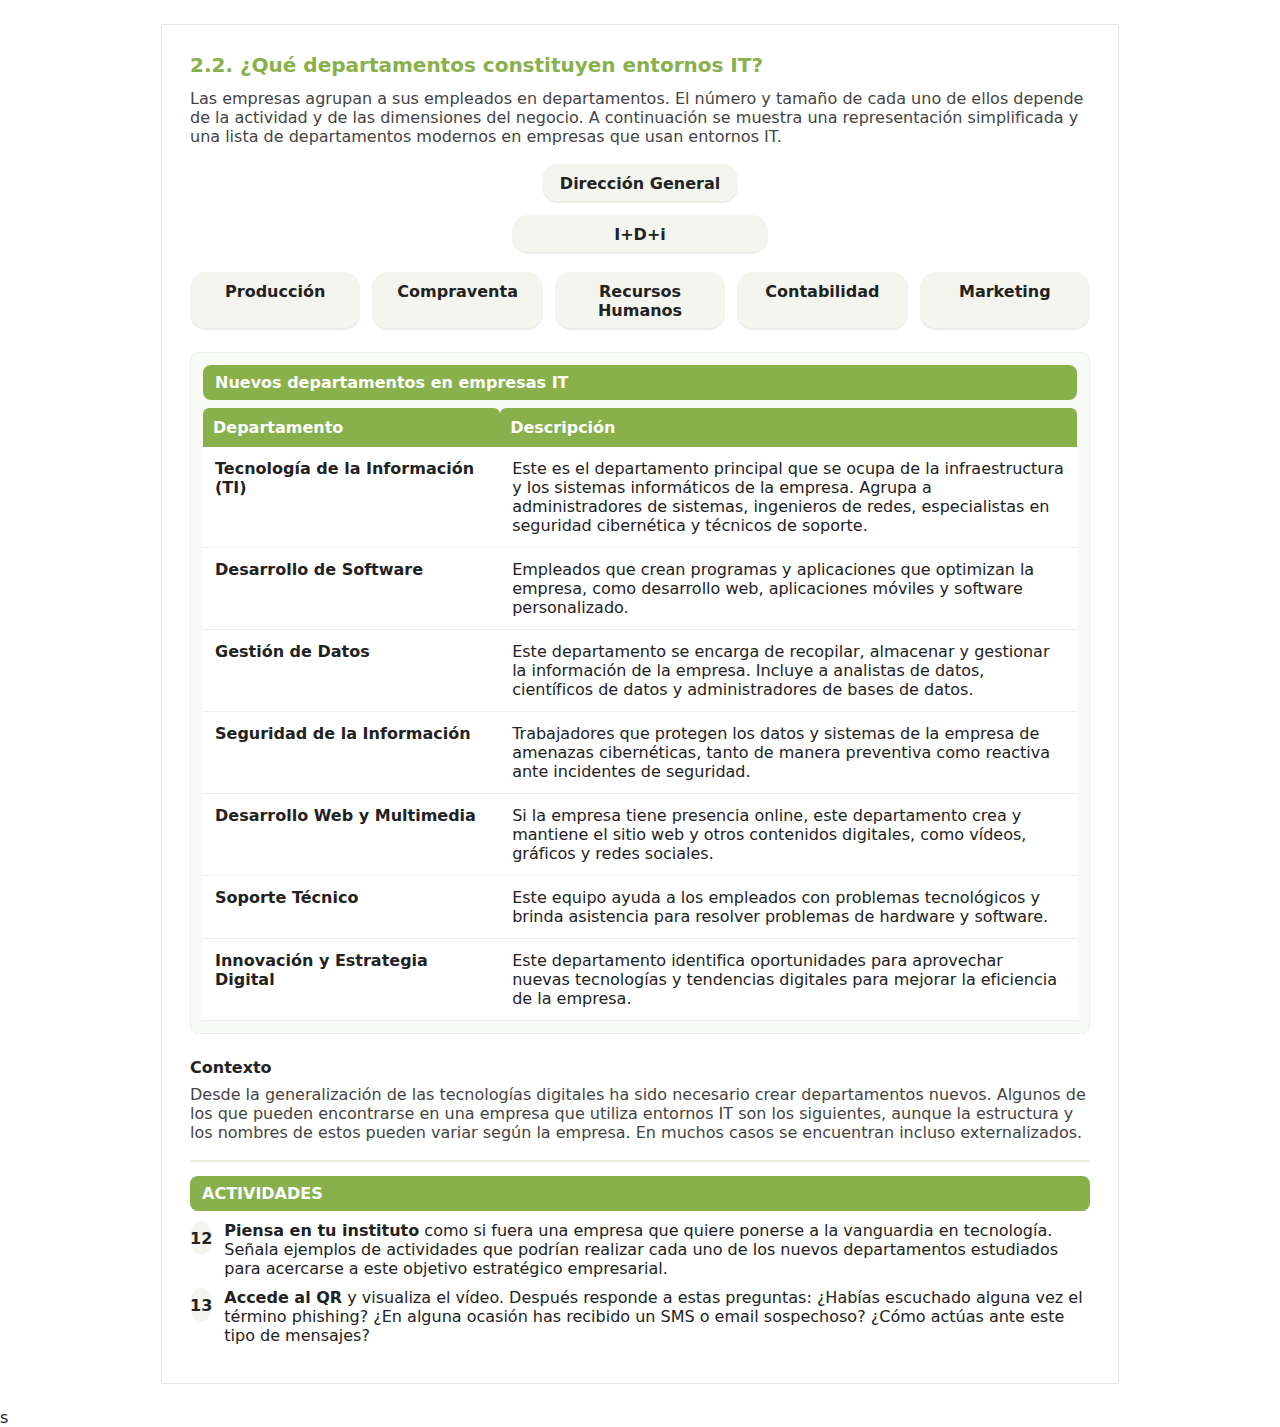
<file: Unidad 2/digitalizacion 2.2.html>
<!doctype html>
<html lang="es">
<head>
  <meta charset="utf-8" />
  <meta name="viewport" content="width=device-width,initial-scale=1" />
  <title>¿Qué departamentos constituyen entornos IT?</title>
  <style>
    :root{--green:#88b04b;--muted:#f3f5ee;--text:#222;--card:#f8faf8}
    html,body{height:100%;margin:0;font-family:system-ui,-apple-system,Segoe UI,Roboto,"Helvetica Neue",Arial;color:var(--text);background:white}
    .page{max-width:900px;margin:24px auto;padding:28px;border:1px solid #e6e6e6;background:#fff}
    h1{font-size:20px;color:var(--green);margin:0 0 12px}
    p.lead{margin:0 0 18px;color:#444}

    .flow{display:flex;flex-direction:column;gap:12px;margin:8px 0 22px}
    .flow .root{display:flex;justify-content:center}
    .box{background:var(--muted);padding:10px 18px;border-radius:16px;display:inline-block;box-shadow:inset 0 -2px 0 rgba(0,0,0,0.03);font-weight:600}
    .row{display:flex;justify-content:space-between;gap:12px;margin-top:6px}
    .row .box{flex:1;text-align:center}

    .left-card{background:var(--card);border-radius:8px;padding:12px;border:1px solid #ecefe7;margin-bottom:24px}
    .table{width:100%;border-collapse:collapse;background:white}
    .table th{background:var(--green);color:white;padding:10px;border-radius:6px 6px 0 0;text-align:left}
    .table td{padding:12px;border-bottom:1px solid #eee;vertical-align:top}
    .role{font-weight:700;padding-right:8px}

    .section-title{background:var(--green);color:white;padding:8px 12px;border-radius:8px;font-weight:700;margin-bottom:8px}

    .activities{margin-top:18px;border-top:2px solid #e9efe0;padding-top:14px}
    .activity{display:flex;gap:12px;margin-bottom:10px}
    .num{width:34px;height:34px;border-radius:50%;background:var(--muted);display:flex;align-items:center;justify-content:center;font-weight:700}

    @media (max-width:720px){.row{flex-direction:column}.box{font-size:14px}}
  </style>
</head>
<body>
  <div class="page">
    <h1>2.2. ¿Qué departamentos constituyen entornos IT?</h1>
    <p class="lead">Las empresas agrupan a sus empleados en departamentos. El número y tamaño de cada uno de ellos depende de la actividad y de las dimensiones del negocio. A continuación se muestra una representación simplificada y una lista de departamentos modernos en empresas que usan entornos IT.</p>

    <div class="flow" aria-hidden="true">
      <div class="root"><div class="box">Dirección General</div></div>
      <div style="display:flex;justify-content:center"><div class="box" style="width:220px;text-align:center">I+D+i</div></div>
      <div class="row">
        <div class="box">Producción</div>
        <div class="box">Compraventa</div>
        <div class="box">Recursos Humanos</div>
        <div class="box">Contabilidad</div>
        <div class="box">Marketing</div>
      </div>
    </div>

    <div class="left-card">
      <div class="section-title">Nuevos departamentos en empresas IT</div>
      <table class="table" role="table">
        <tr>
          <th style="width:34%">Departamento</th>
          <th>Descripción</th>
        </tr>
        <tr>
          <td class="role">Tecnología de la Información (TI)</td>
          <td>Este es el departamento principal que se ocupa de la infraestructura y los sistemas informáticos de la empresa. Agrupa a administradores de sistemas, ingenieros de redes, especialistas en seguridad cibernética y técnicos de soporte.</td>
        </tr>
        <tr>
          <td class="role">Desarrollo de Software</td>
          <td>Empleados que crean programas y aplicaciones que optimizan la empresa, como desarrollo web, aplicaciones móviles y software personalizado.</td>
        </tr>
        <tr>
          <td class="role">Gestión de Datos</td>
          <td>Este departamento se encarga de recopilar, almacenar y gestionar la información de la empresa. Incluye a analistas de datos, científicos de datos y administradores de bases de datos.</td>
        </tr>
        <tr>
          <td class="role">Seguridad de la Información</td>
          <td>Trabajadores que protegen los datos y sistemas de la empresa de amenazas cibernéticas, tanto de manera preventiva como reactiva ante incidentes de seguridad.</td>
        </tr>
        <tr>
          <td class="role">Desarrollo Web y Multimedia</td>
          <td>Si la empresa tiene presencia online, este departamento crea y mantiene el sitio web y otros contenidos digitales, como vídeos, gráficos y redes sociales.</td>
        </tr>
        <tr>
          <td class="role">Soporte Técnico</td>
          <td>Este equipo ayuda a los empleados con problemas tecnológicos y brinda asistencia para resolver problemas de hardware y software.</td>
        </tr>
        <tr>
          <td class="role">Innovación y Estrategia Digital</td>
          <td>Este departamento identifica oportunidades para aprovechar nuevas tecnologías y tendencias digitales para mejorar la eficiencia de la empresa.</td>
        </tr>
      </table>
    </div>

    <div>
      <h2 style="font-size:16px;margin:0 0 8px">Contexto</h2>
      <p style="margin-top:0;color:#444">Desde la generalización de las tecnologías digitales ha sido necesario crear departamentos nuevos. Algunos de los que pueden encontrarse en una empresa que utiliza entornos IT son los siguientes, aunque la estructura y los nombres de estos pueden variar según la empresa. En muchos casos se encuentran incluso externalizados.</p>

      <div class="activities">
        <div class="section-title" style="margin-bottom:10px">ACTIVIDADES</div>
        <div class="activity"><div class="num">12</div><div><strong>Piensa en tu instituto</strong> como si fuera una empresa que quiere ponerse a la vanguardia en tecnología. Señala ejemplos de actividades que podrían realizar cada uno de los nuevos departamentos estudiados para acercarse a este objetivo estratégico empresarial.</div></div>
        <div class="activity"><div class="num">13</div><div><strong>Accede al QR</strong> y visualiza el vídeo. Después responde a estas preguntas: ¿Habías escuchado alguna vez el término phishing? ¿En alguna ocasión has recibido un SMS o email sospechoso? ¿Cómo actúas ante este tipo de mensajes?</div></div>
      </div>
    </div>

  </div>
</body>
</html>s
</file>
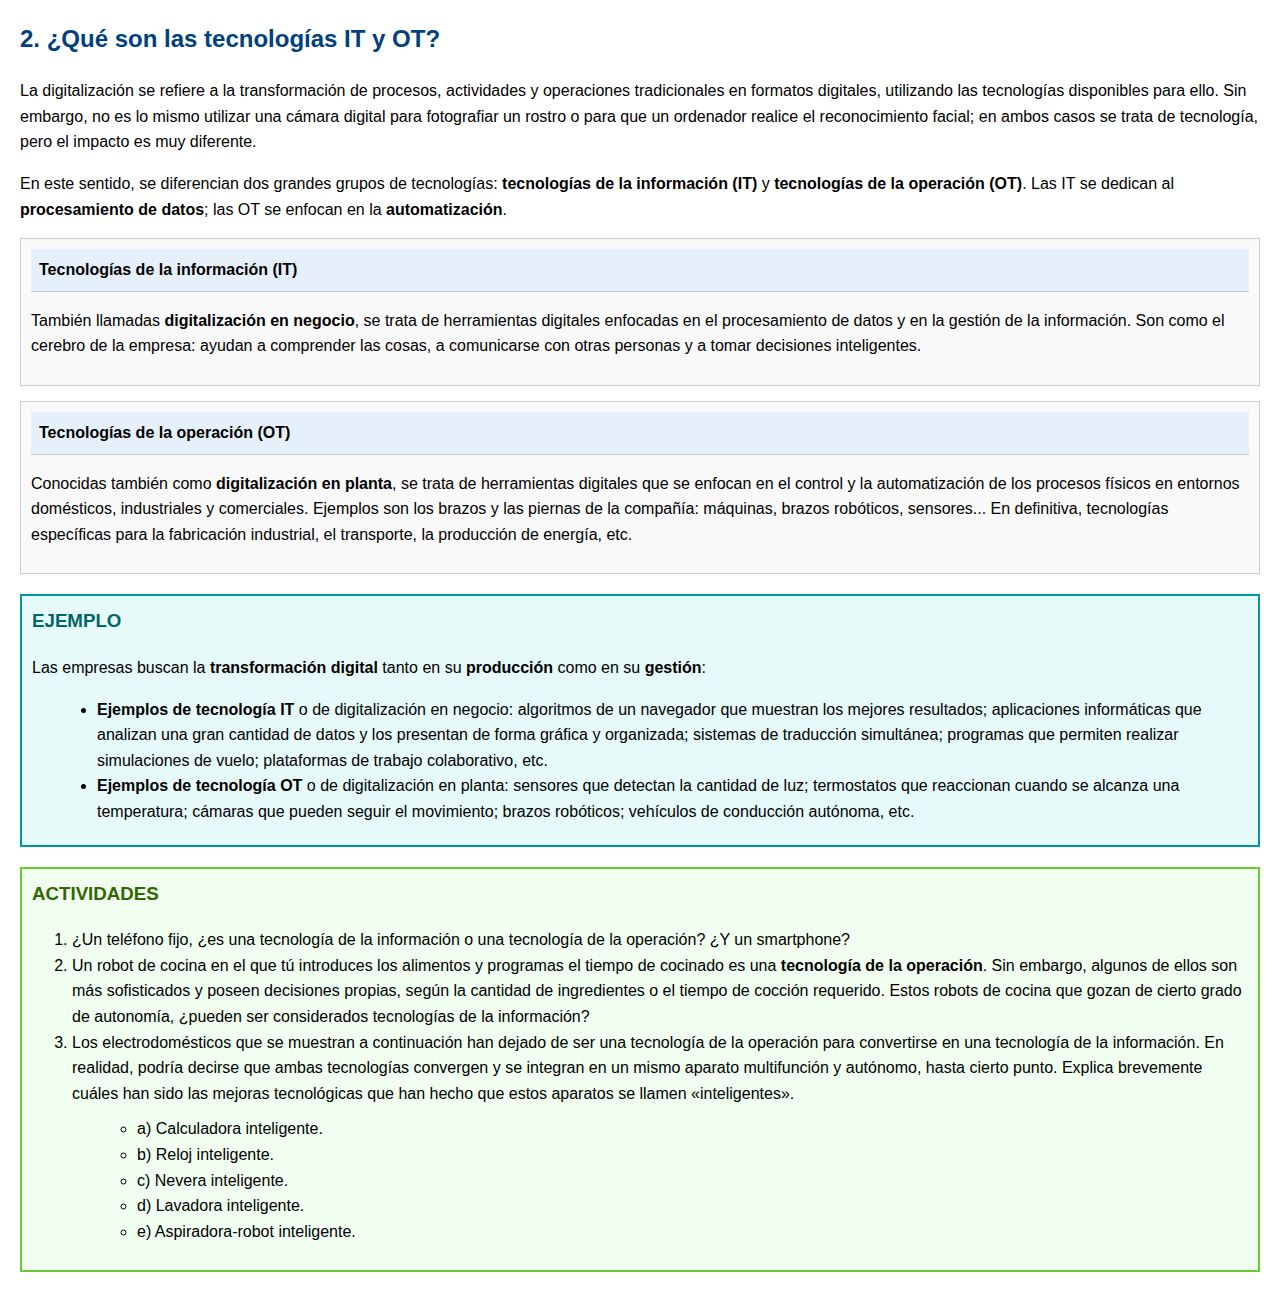
<file: Unidad 2/tarea2.0.html>
<!DOCTYPE html>
<html lang="es">
<head>
  <meta charset="UTF-8">
  <title>Tecnologías IT y OT</title>
  <style>
    body {
      font-family: Arial, sans-serif;
      line-height: 1.6;
      margin: 20px;
    }
    h2 {
      color: #004080;
    }
    .caja {
      border: 1px solid #ccc;
      padding: 10px;
      margin: 15px 0;
      background-color: #f9f9f9;
    }
    .titulo-caja {
      background-color: #e6f0fa;
      padding: 8px;
      font-weight: bold;
      border-bottom: 1px solid #ccc;
    }
    .ejemplo {
      border: 2px solid #009999;
      margin: 20px 0;
      padding: 10px;
      background-color: #e6fafa;
    }
    .ejemplo h3 {
      margin-top: 0;
      color: #006666;
    }
    .actividades {
      border: 2px solid #66cc33;
      margin: 20px 0;
      padding: 10px;
      background-color: #f0fff0;
    }
    .actividades h3 {
      margin-top: 0;
      color: #336600;
    }
    ul {
      margin: 10px 0 10px 25px;
    }
  </style>
</head>
<body>

  <h2>2. ¿Qué son las tecnologías IT y OT?</h2>

  <p>
    La digitalización se refiere a la transformación de procesos, actividades y operaciones tradicionales en formatos digitales, utilizando las tecnologías disponibles para ello. 
    Sin embargo, no es lo mismo utilizar una cámara digital para fotografiar un rostro o para que un ordenador realice el reconocimiento facial; en ambos casos se trata de tecnología, 
    pero el impacto es muy diferente.
  </p>
  <p>
    En este sentido, se diferencian dos grandes grupos de tecnologías: <b>tecnologías de la información (IT)</b> y <b>tecnologías de la operación (OT)</b>. 
    Las IT se dedican al <b>procesamiento de datos</b>; las OT se enfocan en la <b>automatización</b>.
  </p>

  <div class="caja">
    <div class="titulo-caja">Tecnologías de la información (IT)</div>
    <p>
      También llamadas <b>digitalización en negocio</b>, se trata de herramientas digitales enfocadas en el procesamiento de datos y en la gestión de la información. 
      Son como el cerebro de la empresa: ayudan a comprender las cosas, a comunicarse con otras personas y a tomar decisiones inteligentes.
    </p>
  </div>

  <div class="caja">
    <div class="titulo-caja">Tecnologías de la operación (OT)</div>
    <p>
      Conocidas también como <b>digitalización en planta</b>, se trata de herramientas digitales que se enfocan en el control y la automatización de los procesos físicos 
      en entornos domésticos, industriales y comerciales. Ejemplos son los brazos y las piernas de la compañía: máquinas, brazos robóticos, sensores... 
      En definitiva, tecnologías específicas para la fabricación industrial, el transporte, la producción de energía, etc.
    </p>
  </div>

  <div class="ejemplo">
    <h3>EJEMPLO</h3>
    <p>
      Las empresas buscan la <b>transformación digital</b> tanto en su <b>producción</b> como en su <b>gestión</b>:
    </p>
    <ul>
      <li>
        <b>Ejemplos de tecnología IT</b> o de digitalización en negocio: algoritmos de un navegador que muestran los mejores resultados; 
        aplicaciones informáticas que analizan una gran cantidad de datos y los presentan de forma gráfica y organizada; sistemas de traducción simultánea; 
        programas que permiten realizar simulaciones de vuelo; plataformas de trabajo colaborativo, etc.
      </li>
      <li>
        <b>Ejemplos de tecnología OT</b> o de digitalización en planta: sensores que detectan la cantidad de luz; termostatos que reaccionan cuando se alcanza una temperatura; 
        cámaras que pueden seguir el movimiento; brazos robóticos; vehículos de conducción autónoma, etc.
      </li>
    </ul>
  </div>

  <div class="actividades">
    <h3>ACTIVIDADES</h3>
    <ol>
      <li>
        ¿Un teléfono fijo, ¿es una tecnología de la información o una tecnología de la operación? ¿Y un smartphone?
      </li>
      <li>
        Un robot de cocina en el que tú introduces los alimentos y programas el tiempo de cocinado es una <b>tecnología de la operación</b>. 
        Sin embargo, algunos de ellos son más sofisticados y poseen decisiones propias, según la cantidad de ingredientes o el tiempo de cocción requerido. 
        Estos robots de cocina que gozan de cierto grado de autonomía, ¿pueden ser considerados tecnologías de la información?
      </li>
      <li>
        Los electrodomésticos que se muestran a continuación han dejado de ser una tecnología de la operación para convertirse en una tecnología de la información. 
        En realidad, podría decirse que ambas tecnologías convergen y se integran en un mismo aparato multifunción y autónomo, hasta cierto punto. 
        Explica brevemente cuáles han sido las mejoras tecnológicas que han hecho que estos aparatos se llamen «inteligentes».
        <ul>
          <li>a) Calculadora inteligente.</li>
          <li>b) Reloj inteligente.</li>
          <li>c) Nevera inteligente.</li>
          <li>d) Lavadora inteligente.</li>
          <li>e) Aspiradora-robot inteligente.</li>
        </ul>
      </li>
    </ol>
  </div>

</body>
</html>
</file>
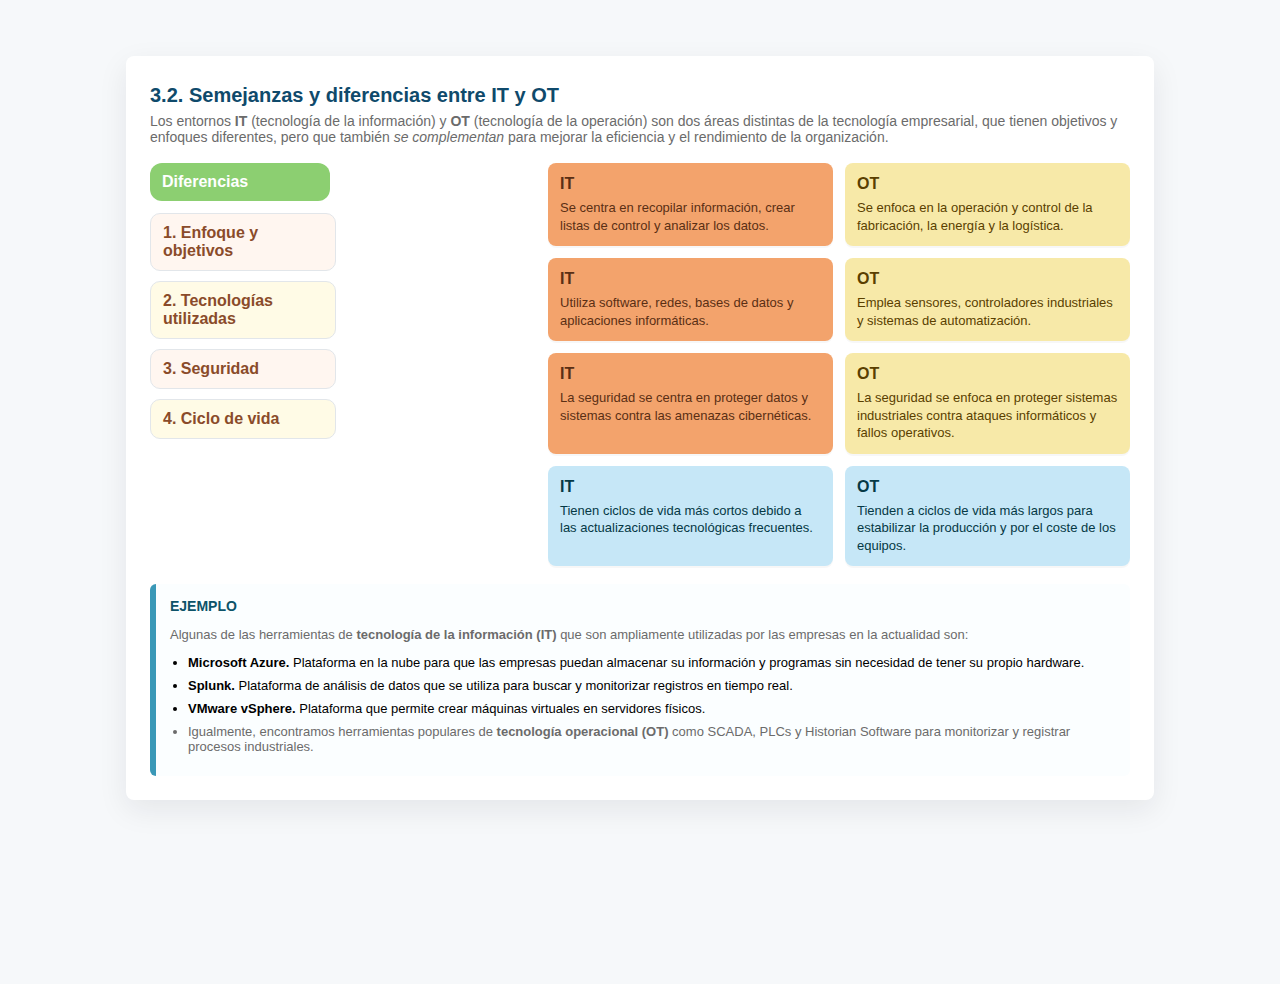
<file: Unidad 3/digitalizacion 3.2.html>
<!doctype html>
<html lang="es">
<head>
  <meta charset="utf-8" />
  <meta name="viewport" content="width=device-width,initial-scale=1" />
  <title>Semejanzas y diferencias entre IT y OT — Versión HTML (revisada)</title>
  <style>
    :root{
      --bg:#f6f8fa;
      --paper:#ffffff;
      --muted:#6b6b6b;
      --accent-orange:#f3a36c;
      --accent-yellow:#f7e9a8;
      --accent-blue:#c6e7f7;
      --green:#8ccf71;
      --border:#e2e6ea;
      font-family: Inter, Roboto, Arial, Helvetica, sans-serif;
    }
    html,body{height:100%;background:var(--bg);margin:0;padding:28px}
    .page{max-width:980px;margin:0 auto;background:var(--paper);box-shadow:0 10px 30px rgba(20,30,40,0.08);padding:24px;border-radius:8px}
    header{display:block}
    h1{font-size:20px;margin:4px 0 6px;color:#0f4a6b}
    .lead{color:var(--muted);font-size:14px;margin:6px 0 18px}

    /* layout */
    .diagram{display:flex;gap:18px}
    .left-column{width:180px}
    .left-column .heading{background:var(--green);color:white;padding:10px 12px;border-radius:12px;font-weight:700;margin-bottom:12px;text-align:left}

    .flow{flex:1;display:flex;flex-direction:column;gap:12px}
    .row{display:flex;gap:14px;align-items:flex-start}
    .left-box{min-width:160px;max-width:160px;padding:10px 12px;border-radius:10px;background:#fff6f0;border:1px solid var(--border);font-weight:700;color:#8a4b2a}
    .left-box.small{background:#fffbe6}

    .pair{display:flex;flex-direction:column;gap:8px;flex:1}
    .cards{display:flex;gap:12px}
    .card{flex:1;border-radius:8px;padding:12px;box-shadow:0 2px 0 rgba(0,0,0,0.03);}
    .card .label{font-weight:700;margin-bottom:6px}
    .card p{margin:0;font-size:13px;line-height:1.35}

    .it{background:var(--accent-orange);color:#5a2f14}
    .ot{background:var(--accent-yellow);color:#5a3f00}
    .it.blue{background:var(--accent-blue);color:#053945}
    .ot.blue{background:var(--accent-blue);color:#053945}

    /* small connector arrow from left-box to cards */
    .left-box:after{content:"";display:inline-block;margin-left:8px;vertical-align:middle}

    .example{border-left:6px solid #3a98b7;background:#fbfeff;padding:14px;margin-top:18px;border-radius:6px}
    .example h3{margin:0;font-size:14px;color:#0d5369}
    .example ul{margin:10px 0 0;padding-left:18px}
    .example li{margin-bottom:8px;font-size:13px}
    .muted{color:var(--muted);font-size:13px}

    @media(max-width:880px){
      .diagram{flex-direction:column}
      .left-column{width:auto}
      .row{flex-direction:column}
      .left-box{max-width:none}
    }
  </style>
</head>
<body>
  <div class="page">
    <header>
      <h1>3.2. Semejanzas y diferencias entre IT y OT</h1>
      <p class="lead">Los entornos <strong>IT</strong> (tecnología de la información) y <strong>OT</strong> (tecnología de la operación) son dos áreas distintas de la tecnología empresarial, que tienen objetivos y enfoques diferentes, pero que también <em>se complementan</em> para mejorar la eficiencia y el rendimiento de la organización.</p>
    </header>

    <div class="diagram">
      <div class="left-column">
        <div class="heading">Diferencias</div>
        <div style="display:flex;flex-direction:column;gap:10px">
          <div class="left-box">1. Enfoque y objetivos</div>
          <div class="left-box small">2. Tecnologías utilizadas</div>
          <div class="left-box">3. Seguridad</div>
          <div class="left-box small">4. Ciclo de vida</div>
        </div>
      </div>

      <div class="flow">
        <!-- row 1 -->
        <div class="row">
          <div class="left-box" style="visibility:hidden">placeholder</div>
          <div class="pair">
            <div class="cards">
              <div class="card it">
                <div class="label">IT</div>
                <p>Se centra en recopilar información, crear listas de control y analizar los datos.</p>
              </div>
              <div class="card ot">
                <div class="label">OT</div>
                <p>Se enfoca en la operación y control de la fabricación, la energía y la logística.</p>
              </div>
            </div>
          </div>
        </div>

        <!-- row 2 -->
        <div class="row">
          <div class="left-box" style="visibility:hidden">placeholder</div>
          <div class="pair">
            <div class="cards">
              <div class="card it">
                <div class="label">IT</div>
                <p>Utiliza software, redes, bases de datos y aplicaciones informáticas.</p>
              </div>
              <div class="card ot">
                <div class="label">OT</div>
                <p>Emplea sensores, controladores industriales y sistemas de automatización.</p>
              </div>
            </div>
          </div>
        </div>

        <!-- row 3 -->
        <div class="row">
          <div class="left-box" style="visibility:hidden">placeholder</div>
          <div class="pair">
            <div class="cards">
              <div class="card it">
                <div class="label">IT</div>
                <p>La seguridad se centra en proteger datos y sistemas contra las amenazas cibernéticas.</p>
              </div>
              <div class="card ot">
                <div class="label">OT</div>
                <p>La seguridad se enfoca en proteger sistemas industriales contra ataques informáticos y fallos operativos.</p>
              </div>
            </div>
          </div>
        </div>

        <!-- row 4 -->
        <div class="row">
          <div class="left-box" style="visibility:hidden">placeholder</div>
          <div class="pair">
            <div class="cards">
              <div class="card it blue">
                <div class="label">IT</div>
                <p>Tienen ciclos de vida más cortos debido a las actualizaciones tecnológicas frecuentes.</p>
              </div>
              <div class="card ot blue">
                <div class="label">OT</div>
                <p>Tienden a ciclos de vida más largos para estabilizar la producción y por el coste de los equipos.</p>
              </div>
            </div>
          </div>
        </div>

      </div> <!-- .flow -->
    </div> <!-- .diagram -->

    <div class="example">
      <h3>EJEMPLO</h3>
      <p class="muted">Algunas de las herramientas de <strong>tecnología de la información (IT)</strong> que son ampliamente utilizadas por las empresas en la actualidad son:</p>
      <ul>
        <li><strong>Microsoft Azure.</strong> Plataforma en la nube para que las empresas puedan almacenar su información y programas sin necesidad de tener su propio hardware.</li>
        <li><strong>Splunk.</strong> Plataforma de análisis de datos que se utiliza para buscar y monitorizar registros en tiempo real.</li>
        <li><strong>VMware vSphere.</strong> Plataforma que permite crear máquinas virtuales en servidores físicos.</li>
        <li class="muted">Igualmente, encontramos herramientas populares de <strong>tecnología operacional (OT)</strong> como SCADA, PLCs y Historian Software para monitorizar y registrar procesos industriales.</li>
      </ul>
    </div>

  </div>
</body>
</html>
</file>
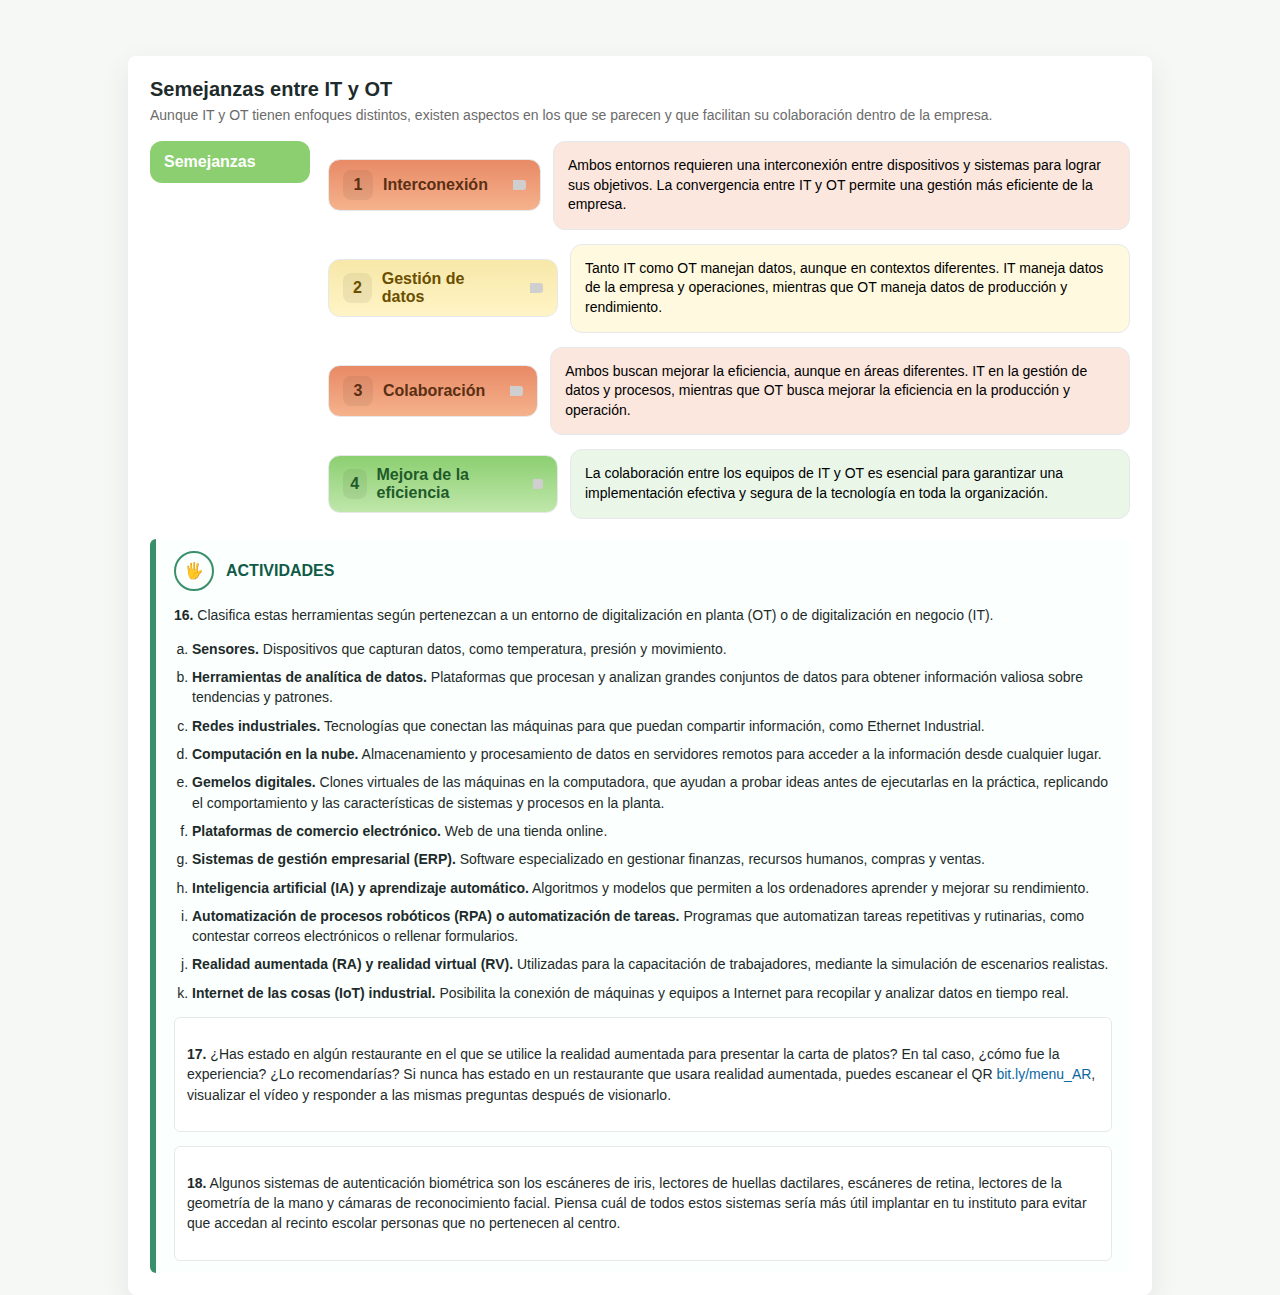
<file: Unidad 3/gitalizacion 3.3.html>
<!doctype html>
<html lang="es">
<head>
  <meta charset="utf-8" />
  <meta name="viewport" content="width=device-width,initial-scale=1" />
  <title>Semejanzas IT y OT — Actividades</title>
  <style>
    :root{
      --bg:#f6f8f6;
      --paper:#ffffff;
      --muted:#6b6b6b;
      --accent-orange:#e88a66;
      --accent-yellow:#f7e8a8;
      --accent-green:#8ccf71;
      --box-border:#e6e9eb;
      --text:#1e2b2b;
      font-family: Inter, Roboto, Arial, Helvetica, sans-serif;
    }
    html,body{height:100%;background:var(--bg);margin:0;padding:28px}
    .page{max-width:980px;margin:0 auto;background:var(--paper);box-shadow:0 10px 30px rgba(20,30,40,0.08);padding:22px;border-radius:8px}

    header{display:flex;align-items:flex-start;gap:18px}
    h1{font-size:20px;margin:0;color:var(--text)}
    p.lead{margin:6px 0 18px;color:var(--muted);font-size:14px}

    .diagram{display:flex;gap:18px}
    .left-column{width:160px;display:flex;flex-direction:column;gap:12px}
    .pill{background:var(--accent-green);color:white;padding:12px 14px;border-radius:12px;font-weight:700;display:inline-block}

    .flow{flex:1;display:flex;flex-direction:column;gap:14px}

    .row{display:flex;align-items:center;gap:12px}
    .num-bubble{min-width:140px;max-width:200px;padding:10px 14px;border-radius:12px;font-weight:700;display:flex;align-items:center;gap:10px;border:1px solid var(--box-border)}
    .num-bubble .num{background:rgba(0,0,0,0.06);width:30px;height:30px;border-radius:8px;display:inline-flex;align-items:center;justify-content:center;font-weight:800}

    .desc{flex:1;padding:14px;border-radius:12px;background:#fdece0;border:1px solid var(--box-border);font-size:14px;line-height:1.4}

    .num-orange{background:linear-gradient(180deg,var(--accent-orange),#f5b28c);color:#5a2f14}
    .num-yellow{background:linear-gradient(180deg,var(--accent-yellow),#fff4c6);color:#6a4f00}
    .num-green{background:linear-gradient(180deg,var(--accent-green),#bfe7aa);color:#1f5b2a}

    /* override desc backgrounds per row */
    .desc.orange{background:#fbe7de}
    .desc.yellow{background:#fff9df}
    .desc.green{background:#eaf7e8}

    /* connector arrow (visual) */
    .num-bubble:after{content:"";display:inline-block;margin-left:6px;width:22px;height:10px;background:linear-gradient(90deg,transparent 0 40%, #cfcfcf 40% 100%);border-radius:3px}

    /* ACTIVIDADES */
    .activities{margin-top:20px;border-left:6px solid #3a8f6b;padding:12px 18px;background:#fbfffd;border-radius:6px}
    .act-header{display:flex;align-items:center;gap:12px;margin-bottom:8px}
    .act-header .icon{width:36px;height:36px;border-radius:50%;border:2px solid #3a8f6b;display:flex;align-items:center;justify-content:center}
    .act-header h2{margin:0;font-size:16px;color:#0f5b47}

    .exercise{font-size:14px;color:var(--text);line-height:1.45}
    .exercise ol{padding-left:18px;margin:8px 0}
    .exercise li{margin:8px 0}
    .exercise strong{font-weight:700}

    .question{margin-top:14px;padding:12px;border-radius:6px;background:#ffffff;border:1px solid var(--box-border)}
    .link{color:#0b67a0;text-decoration:none}

    @media(max-width:820px){
      .diagram{flex-direction:column}
      .left-column{flex-direction:row;width:auto}
      .num-bubble{min-width:120px}
    }
  </style>
</head>
<body>
  <div class="page">
    <header>
      <div>
        <h1>Semejanzas entre IT y OT</h1>
        <p class="lead">Aunque IT y OT tienen enfoques distintos, existen aspectos en los que se parecen y que facilitan su colaboración dentro de la empresa.</p>
      </div>
    </header>

    <div class="diagram">
      <div class="left-column">
        <div class="pill">Semejanzas</div>
      </div>

      <div class="flow">
        <div class="row">
          <div class="num-bubble num-orange">
            <div class="num">1</div>
            <div>Interconexión</div>
          </div>
          <div class="desc orange">Ambos entornos requieren una interconexión entre dispositivos y sistemas para lograr sus objetivos. La convergencia entre IT y OT permite una gestión más eficiente de la empresa.</div>
        </div>

        <div class="row">
          <div class="num-bubble num-yellow">
            <div class="num">2</div>
            <div>Gestión de datos</div>
          </div>
          <div class="desc yellow">Tanto IT como OT manejan datos, aunque en contextos diferentes. IT maneja datos de la empresa y operaciones, mientras que OT maneja datos de producción y rendimiento.</div>
        </div>

        <div class="row">
          <div class="num-bubble num-orange">
            <div class="num">3</div>
            <div>Colaboración</div>
          </div>
          <div class="desc orange">Ambos buscan mejorar la eficiencia, aunque en áreas diferentes. IT en la gestión de datos y procesos, mientras que OT busca mejorar la eficiencia en la producción y operación.</div>
        </div>

        <div class="row">
          <div class="num-bubble num-green">
            <div class="num">4</div>
            <div>Mejora de la eficiencia</div>
          </div>
          <div class="desc green">La colaboración entre los equipos de IT y OT es esencial para garantizar una implementación efectiva y segura de la tecnología en toda la organización.</div>
        </div>

      </div> <!-- .flow -->
    </div> <!-- .diagram -->

    <section class="activities">
      <div class="act-header">
        <div class="icon">🖐️</div>
        <h2>ACTIVIDADES</h2>
      </div>

      <div class="exercise">
        <p><strong>16.</strong> Clasifica estas herramientas según pertenezcan a un entorno de digitalización en planta (OT) o de digitalización en negocio (IT).</p>
        <ol type="a">
          <li><strong>Sensores.</strong> Dispositivos que capturan datos, como temperatura, presión y movimiento.</li>
          <li><strong>Herramientas de analítica de datos.</strong> Plataformas que procesan y analizan grandes conjuntos de datos para obtener información valiosa sobre tendencias y patrones.</li>
          <li><strong>Redes industriales.</strong> Tecnologías que conectan las máquinas para que puedan compartir información, como Ethernet Industrial.</li>
          <li><strong>Computación en la nube.</strong> Almacenamiento y procesamiento de datos en servidores remotos para acceder a la información desde cualquier lugar.</li>
          <li><strong>Gemelos digitales.</strong> Clones virtuales de las máquinas en la computadora, que ayudan a probar ideas antes de ejecutarlas en la práctica, replicando el comportamiento y las características de sistemas y procesos en la planta.</li>
          <li><strong>Plataformas de comercio electrónico.</strong> Web de una tienda online.</li>
          <li><strong>Sistemas de gestión empresarial (ERP).</strong> Software especializado en gestionar finanzas, recursos humanos, compras y ventas.</li>
          <li><strong>Inteligencia artificial (IA) y aprendizaje automático.</strong> Algoritmos y modelos que permiten a los ordenadores aprender y mejorar su rendimiento.</li>
          <li><strong>Automatización de procesos robóticos (RPA) o automatización de tareas.</strong> Programas que automatizan tareas repetitivas y rutinarias, como contestar correos electrónicos o rellenar formularios.</li>
          <li><strong>Realidad aumentada (RA) y realidad virtual (RV).</strong> Utilizadas para la capacitación de trabajadores, mediante la simulación de escenarios realistas.</li>
          <li><strong>Internet de las cosas (IoT) industrial.</strong> Posibilita la conexión de máquinas y equipos a Internet para recopilar y analizar datos en tiempo real.</li>
        </ol>

        <div class="question">
          <p><strong>17.</strong> ¿Has estado en algún restaurante en el que se utilice la realidad aumentada para presentar la carta de platos? En tal caso, ¿cómo fue la experiencia? ¿Lo recomendarías? Si nunca has estado en un restaurante que usara realidad aumentada, puedes escanear el QR <a class="link" href="#">bit.ly/menu_AR</a>, visualizar el vídeo y responder a las mismas preguntas después de visionarlo.</p>
        </div>

        <div class="question">
          <p><strong>18.</strong> Algunos sistemas de autenticación biométrica son los escáneres de iris, lectores de huellas dactilares, escáneres de retina, lectores de la geometría de la mano y cámaras de reconocimiento facial. Piensa cuál de todos estos sistemas sería más útil implantar en tu instituto para evitar que accedan al recinto escolar personas que no pertenecen al centro.</p>
        </div>

      </div>
    </section>

  </div>
</body>
</html>
</file>
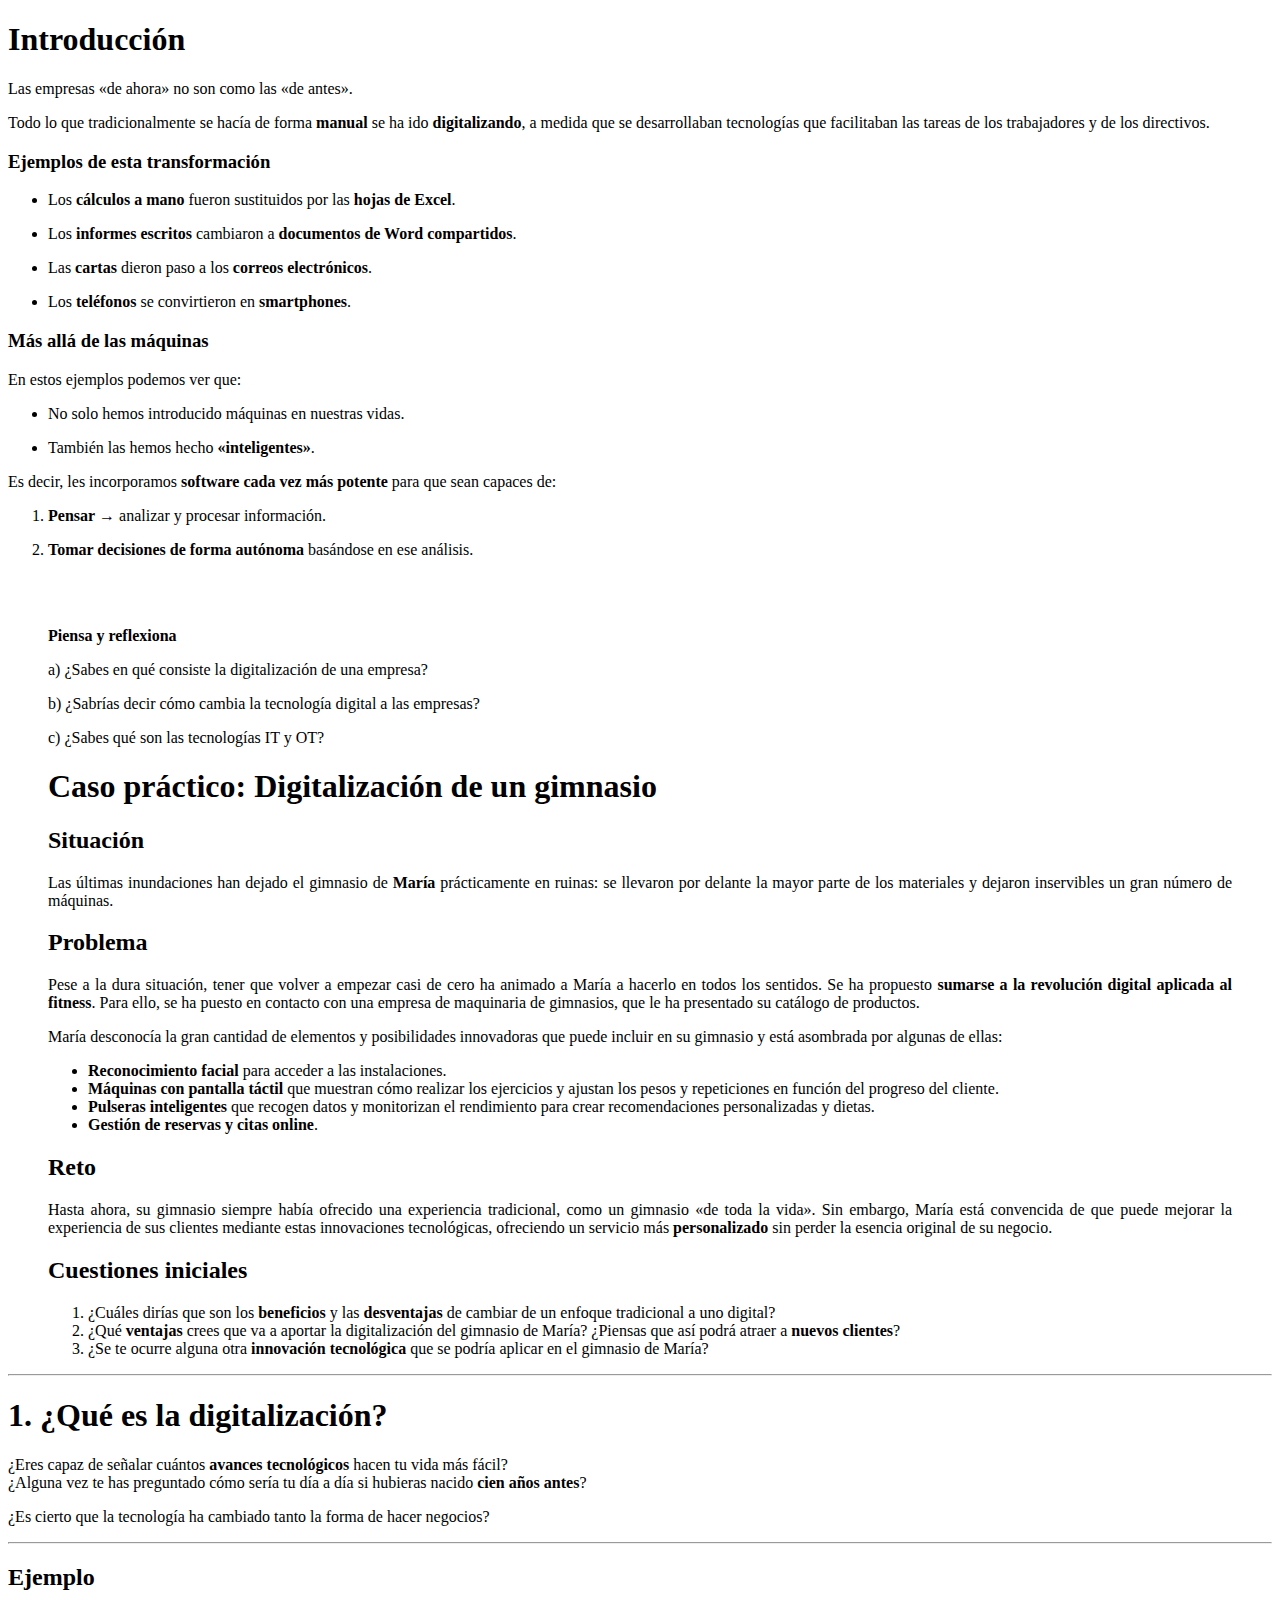
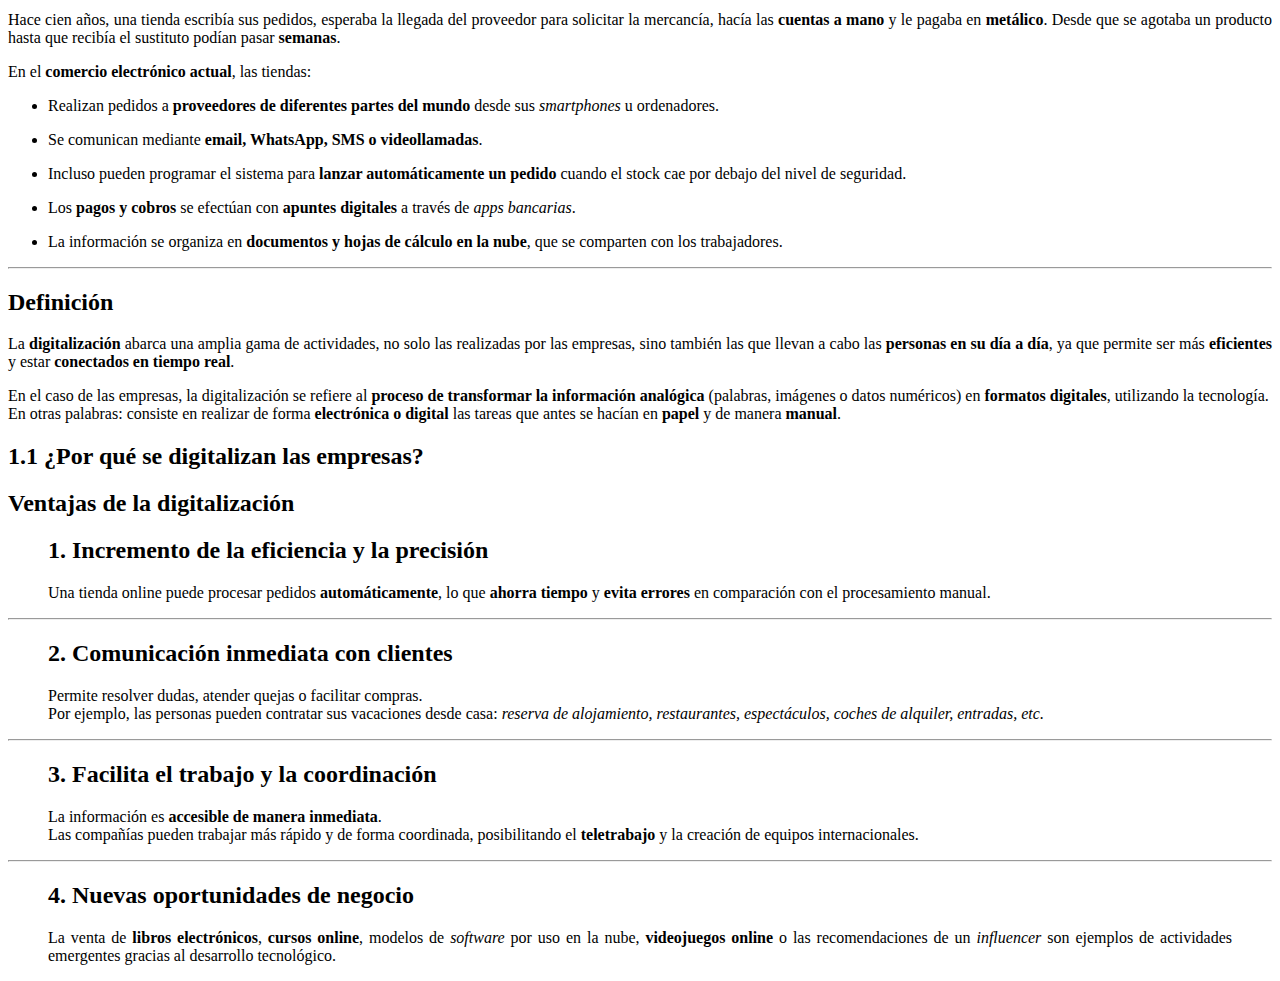
<file: Unidad1/digitalizacion.html>
﻿<!DOCTYPE html>
<html>

<head>
  <meta charset="utf-8">
  <meta name="viewport" content="width=device-width, initial-scale=1.0">
  <title>Welcome file</title>
  <link rel="stylesheet" href="https://stackedit.io/style.css" />
</head>

<style type="text/css">
  p{
    text-align: justify;
  }
</style> 

<body class="stackedit">
  <div class="stackedit__html"><h1 id="introducción">Introducción</h1>
<p>Las empresas «de ahora» no son como las «de antes».</p>
<p>Todo lo que tradicionalmente se hacía de forma <strong>manual</strong> se ha ido <strong>digitalizando</strong>, a medida que se desarrollaban tecnologías que facilitaban las tareas de los trabajadores y de los directivos.</p>
<h3 id="ejemplos-de-esta-transformación">Ejemplos de esta transformación</h3>
<ul>
<li>
<p>Los <strong>cálculos a mano</strong> fueron sustituidos por las <strong>hojas de Excel</strong>.</p>
</li>
<li>
<p>Los <strong>informes escritos</strong> cambiaron a <strong>documentos de Word compartidos</strong>.</p>
</li>
<li>
<p>Las <strong>cartas</strong> dieron paso a los <strong>correos electrónicos</strong>.</p>
</li>
<li>
<p>Los <strong>teléfonos</strong> se convirtieron en <strong>smartphones</strong>.</p>
</li>
</ul>
<h3 id="más-allá-de-las-máquinas">Más allá de las máquinas</h3>
<p>En estos ejemplos podemos ver que:</p>
<ul>
<li>
<p>No solo hemos introducido máquinas en nuestras vidas.</p>
</li>
<li>
<p>También las hemos hecho <strong>«inteligentes»</strong>.</p>
</li>
</ul>
<p>Es decir, les incorporamos <strong>software cada vez más potente</strong> para que sean capaces de:</p>
<ol>
<li>
<p><strong>Pensar</strong> → analizar y procesar información.</p>
</li>
<li>
<p><strong>Tomar decisiones de forma autónoma</strong> basándose en ese análisis.</p>
</li>
</ol>
<p><br><br></p>
<blockquote>
<p><strong>Piensa y reflexiona</strong></p>
<p>a) ¿Sabes en qué consiste la digitalización de una empresa?</p>
<p>b) ¿Sabrías decir cómo cambia la tecnología digital a las empresas?</p>
<p>c) ¿Sabes qué son las tecnologías IT y OT?</p>
</blockquote>
<blockquote>
<h1 id="caso-práctico-digitalización-de-un-gimnasio">Caso práctico: Digitalización de un gimnasio</h1>
<h2 id="situación">Situación</h2>
<p>Las últimas inundaciones han dejado el gimnasio de <strong>María</strong> prácticamente en ruinas: se llevaron por delante la mayor parte de los materiales y dejaron inservibles un gran número de máquinas.</p>
<h2 id="problema">Problema</h2>
<p>Pese a la dura situación, tener que volver a empezar casi de cero ha animado a María a hacerlo en todos los sentidos. Se ha propuesto <strong>sumarse a la revolución digital aplicada al fitness</strong>. Para ello, se ha puesto en contacto con una empresa de maquinaria de gimnasios, que le ha presentado su catálogo de productos.</p>
<p>María desconocía la gran cantidad de elementos y posibilidades innovadoras que puede incluir en su gimnasio y está asombrada por algunas de ellas:</p>
<ul>
<li><strong>Reconocimiento facial</strong> para acceder a las instalaciones.</li>
<li><strong>Máquinas con pantalla táctil</strong> que muestran cómo realizar los ejercicios y ajustan los pesos y repeticiones en función del progreso del cliente.</li>
<li><strong>Pulseras inteligentes</strong> que recogen datos y monitorizan el rendimiento para crear recomendaciones personalizadas y dietas.</li>
<li><strong>Gestión de reservas y citas online</strong>.</li>
</ul>
<h2 id="reto">Reto</h2>
<p>Hasta ahora, su gimnasio siempre había ofrecido una experiencia tradicional, como un gimnasio «de toda la vida». Sin embargo, María está convencida de que puede mejorar la experiencia de sus clientes mediante estas innovaciones tecnológicas, ofreciendo un servicio más <strong>personalizado</strong> sin perder la esencia original de su negocio.</p>
<h2 id="cuestiones-iniciales">Cuestiones iniciales</h2>
<ol>
<li>¿Cuáles dirías que son los <strong>beneficios</strong> y las <strong>desventajas</strong> de cambiar de un enfoque tradicional a uno digital?</li>
<li>¿Qué <strong>ventajas</strong> crees que va a aportar la digitalización del gimnasio de María? ¿Piensas que así podrá atraer a <strong>nuevos clientes</strong>?</li>
<li>¿Se te ocurre alguna otra <strong>innovación tecnológica</strong> que se podría aplicar en el gimnasio de María?</li>
</ol>
</blockquote>
<hr>
<h1 id="¿qué-es-la-digitalización">1. ¿Qué es la digitalización?</h1>
<p>¿Eres capaz de señalar cuántos <strong>avances tecnológicos</strong> hacen tu vida más fácil?<br>
¿Alguna vez te has preguntado cómo sería tu día a día si hubieras nacido <strong>cien años antes</strong>?</p>
<p>¿Es cierto que la tecnología ha cambiado tanto la forma de hacer negocios?</p>
<hr>
<h2 id="ejemplo">Ejemplo</h2>
<p>Hace cien años, una tienda escribía sus pedidos, esperaba la llegada del proveedor para solicitar la mercancía, hacía las <strong>cuentas a mano</strong> y le pagaba en <strong>metálico</strong>. Desde que se agotaba un producto hasta que recibía el sustituto podían pasar <strong>semanas</strong>.</p>
<p>En el <strong>comercio electrónico actual</strong>, las tiendas:</p>
<ul>
<li>
<p>Realizan pedidos a <strong>proveedores de diferentes partes del mundo</strong> desde sus <em>smartphones</em> u ordenadores.</p>
</li>
<li>
<p>Se comunican mediante <strong>email, WhatsApp, SMS o videollamadas</strong>.</p>
</li>
<li>
<p>Incluso pueden programar el sistema para <strong>lanzar automáticamente un pedido</strong> cuando el stock cae por debajo del nivel de seguridad.</p>
</li>
<li>
<p>Los <strong>pagos y cobros</strong> se efectúan con <strong>apuntes digitales</strong> a través de <em>apps bancarias</em>.</p>
</li>
<li>
<p>La información se organiza en <strong>documentos y hojas de cálculo en la nube</strong>, que se comparten con los trabajadores.</p>
</li>
</ul>
<hr>
<h2 id="definición">Definición</h2>
<p>La <strong>digitalización</strong> abarca una amplia gama de actividades, no solo las realizadas por las empresas, sino también las que llevan a cabo las <strong>personas en su día a día</strong>, ya que permite ser más <strong>eficientes</strong> y estar <strong>conectados en tiempo real</strong>.</p>
<p>En el caso de las empresas, la digitalización se refiere al <strong>proceso de transformar la información analógica</strong> (palabras, imágenes o datos numéricos) en <strong>formatos digitales</strong>, utilizando la tecnología.<br>
En otras palabras: consiste en realizar de forma <strong>electrónica o digital</strong> las tareas que antes se hacían en <strong>papel</strong> y de manera <strong>manual</strong>.</p>
<h2 id="¿por-qué-se-digitalizan-las-empresas">1.1 ¿Por qué se digitalizan las empresas?</h2>
<h2 id="ventajas-de-la-digitalización">Ventajas de la digitalización</h2>
<blockquote>
<h2 id="incremento-de-la-eficiencia-y-la-precisión">1. Incremento de la eficiencia y la precisión</h2>
<p>Una tienda online puede procesar pedidos <strong>automáticamente</strong>, lo que <strong>ahorra tiempo</strong> y <strong>evita errores</strong> en comparación con el procesamiento manual.</p>
</blockquote>
<hr>
<blockquote>
<h2 id="comunicación-inmediata-con-clientes">2. Comunicación inmediata con clientes</h2>
<p>Permite resolver dudas, atender quejas o facilitar compras.<br>
Por ejemplo, las personas pueden contratar sus vacaciones desde casa: <em>reserva de alojamiento, restaurantes, espectáculos, coches de alquiler, entradas, etc.</em></p>
</blockquote>
<hr>
<blockquote>
<h2 id="facilita-el-trabajo-y-la-coordinación">3. Facilita el trabajo y la coordinación</h2>
<p>La información es <strong>accesible de manera inmediata</strong>.<br>
Las compañías pueden trabajar más rápido y de forma coordinada, posibilitando el <strong>teletrabajo</strong> y la creación de equipos internacionales.</p>
</blockquote>
<hr>
<blockquote>
<h2 id="nuevas-oportunidades-de-negocio">4. Nuevas oportunidades de negocio</h2>
<p>La venta de <strong>libros electrónicos</strong>, <strong>cursos online</strong>, modelos de <em>software</em> por uso en la nube, <strong>videojuegos online</strong> o las recomendaciones de un <em>influencer</em> son ejemplos de actividades emergentes gracias al desarrollo tecnológico.</p>
</blockquote>
</div>
</body>

</html>
</file>
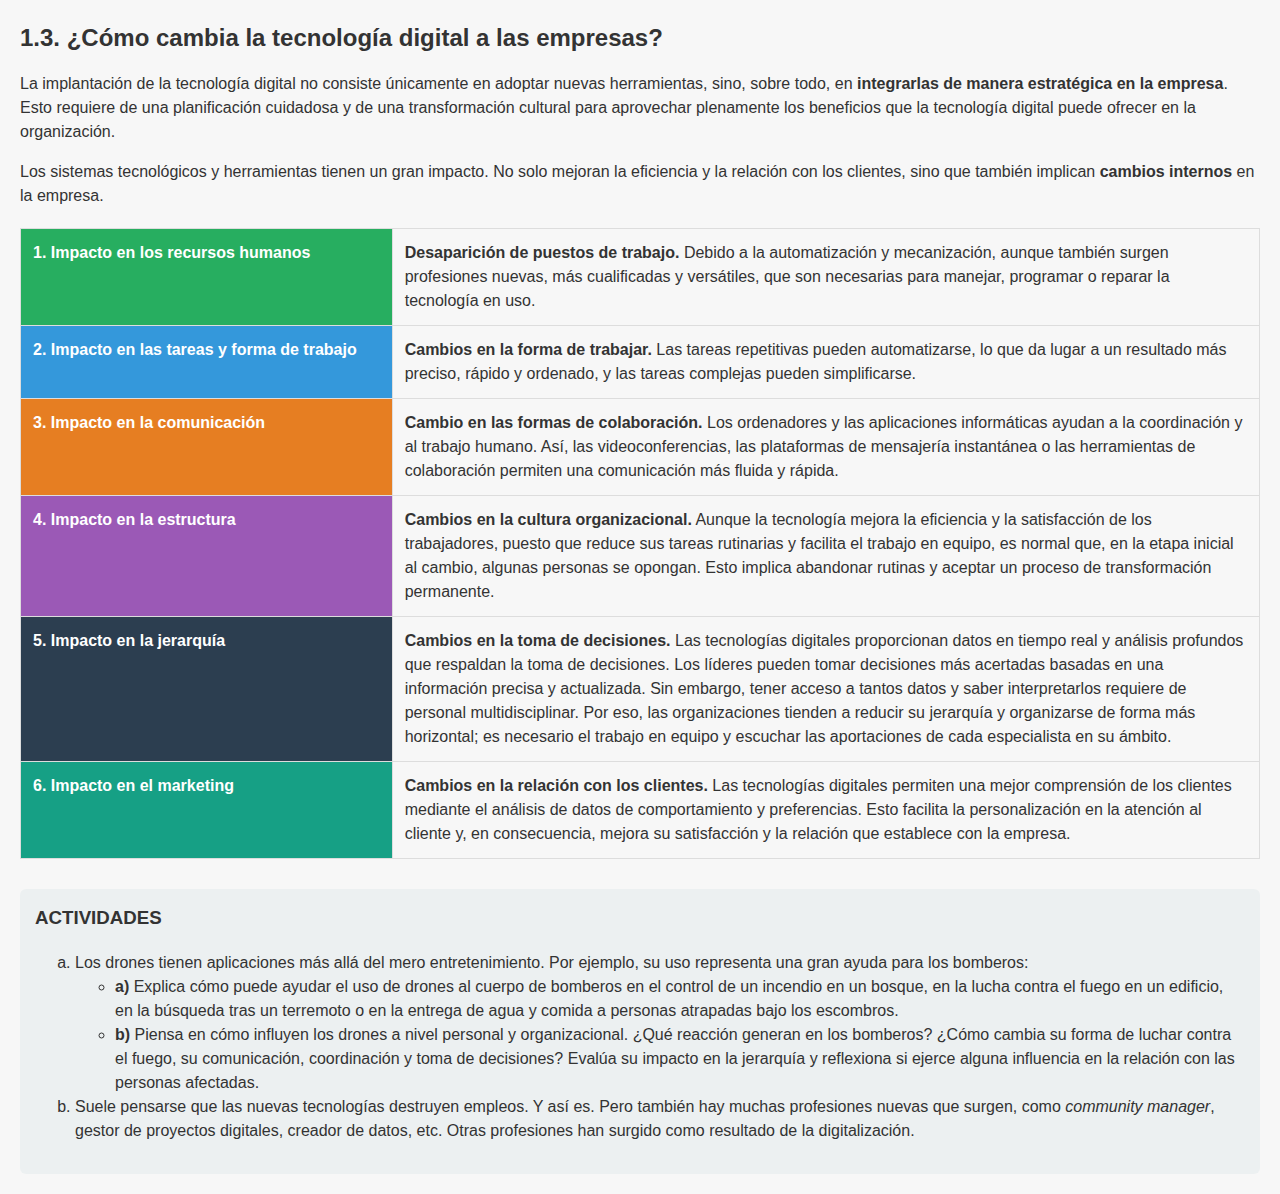
<file: Unidad1/tarea1.3.html>
<!DOCTYPE html>
<html lang="es">
<head>
  <meta charset="UTF-8">
  <title>¿Cómo cambia la tecnología digital a las empresas?</title>
  <style>
    body {
      font-family: Arial, sans-serif;
      margin: 20px;
      background: #f7f7f7;
      color: #333;
      line-height: 1.5;
    }
    h2 {
      margin-bottom: 15px;
      text-align: left;
    }
    table {
      width: 100%;
      border-collapse: collapse;
      margin: 20px 0;
    }
    td {
      vertical-align: top;
      padding: 12px;
      border: 1px solid #ddd;
    }
    /* Colores de las celdas de la izquierda (aprox. al gif) */
    .c1 { background: #27ae60; color: #fff; width: 30%; font-weight: bold; }
    .c2 { background: #3498db; color: #fff; font-weight: bold; }
    .c3 { background: #e67e22; color: #fff; font-weight: bold; }
    .c4 { background: #9b59b6; color: #fff; font-weight: bold; }
    .c5 { background: #2c3e50; color: #fff; font-weight: bold; }
    .c6 { background: #16a085; color: #fff; font-weight: bold; }
    /* Estilo actividades */
    .actividades {
      margin-top: 30px;
      padding: 15px;
      background: #ecf0f1;
      border-radius: 6px;
    }
    .actividades h3 {
      margin-top: 0;
    }
  </style>
</head>
<body>
  <h2>1.3. ¿Cómo cambia la tecnología digital a las empresas?</h2>

  <p>La implantación de la tecnología digital no consiste únicamente en adoptar nuevas herramientas, sino, sobre todo, en <strong>integrarlas de manera estratégica en la empresa</strong>. Esto requiere de una planificación cuidadosa y de una transformación cultural para aprovechar plenamente los beneficios que la tecnología digital puede ofrecer en la organización.</p>

  <p>Los sistemas tecnológicos y herramientas tienen un gran impacto. No solo mejoran la eficiencia y la relación con los clientes, sino que también implican <strong>cambios internos</strong> en la empresa.</p>

  <table>
    <tr>
      <td class="c1">1. Impacto en los recursos humanos</td>
      <td><strong>Desaparición de puestos de trabajo.</strong> Debido a la automatización y mecanización, aunque también surgen profesiones nuevas, más cualificadas y versátiles, que son necesarias para manejar, programar o reparar la tecnología en uso.</td>
    </tr>
    <tr>
      <td class="c2">2. Impacto en las tareas y forma de trabajo</td>
      <td><strong>Cambios en la forma de trabajar.</strong> Las tareas repetitivas pueden automatizarse, lo que da lugar a un resultado más preciso, rápido y ordenado, y las tareas complejas pueden simplificarse.</td>
    </tr>
    <tr>
      <td class="c3">3. Impacto en la comunicación</td>
      <td><strong>Cambio en las formas de colaboración.</strong> Los ordenadores y las aplicaciones informáticas ayudan a la coordinación y al trabajo humano. Así, las videoconferencias, las plataformas de mensajería instantánea o las herramientas de colaboración permiten una comunicación más fluida y rápida.</td>
    </tr>
    <tr>
      <td class="c4">4. Impacto en la estructura</td>
      <td><strong>Cambios en la cultura organizacional.</strong> Aunque la tecnología mejora la eficiencia y la satisfacción de los trabajadores, puesto que reduce sus tareas rutinarias y facilita el trabajo en equipo, es normal que, en la etapa inicial al cambio, algunas personas se opongan. Esto implica abandonar rutinas y aceptar un proceso de transformación permanente.</td>
    </tr>
    <tr>
      <td class="c5">5. Impacto en la jerarquía</td>
      <td><strong>Cambios en la toma de decisiones.</strong> Las tecnologías digitales proporcionan datos en tiempo real y análisis profundos que respaldan la toma de decisiones. Los líderes pueden tomar decisiones más acertadas basadas en una información precisa y actualizada. Sin embargo, tener acceso a tantos datos y saber interpretarlos requiere de personal multidisciplinar. Por eso, las organizaciones tienden a reducir su jerarquía y organizarse de forma más horizontal; es necesario el trabajo en equipo y escuchar las aportaciones de cada especialista en su ámbito.</td>
    </tr>
    <tr>
      <td class="c6">6. Impacto en el marketing</td>
      <td><strong>Cambios en la relación con los clientes.</strong> Las tecnologías digitales permiten una mejor comprensión de los clientes mediante el análisis de datos de comportamiento y preferencias. Esto facilita la personalización en la atención al cliente y, en consecuencia, mejora su satisfacción y la relación que establece con la empresa.</td>
    </tr>
  </table>

  <div class="actividades">
    <h3>ACTIVIDADES</h3>
    <ol type="a">
      <li>Los drones tienen aplicaciones más allá del mero entretenimiento. Por ejemplo, su uso representa una gran ayuda para los bomberos:
        <ul>
          <li><strong>a)</strong> Explica cómo puede ayudar el uso de drones al cuerpo de bomberos en el control de un incendio en un bosque, en la lucha contra el fuego en un edificio, en la búsqueda tras un terremoto o en la entrega de agua y comida a personas atrapadas bajo los escombros.</li>
          <li><strong>b)</strong> Piensa en cómo influyen los drones a nivel personal y organizacional. ¿Qué reacción generan en los bomberos? ¿Cómo cambia su forma de luchar contra el fuego, su comunicación, coordinación y toma de decisiones? Evalúa su impacto en la jerarquía y reflexiona si ejerce alguna influencia en la relación con las personas afectadas.</li>
        </ul>
      </li>
      <li>Suele pensarse que las nuevas tecnologías destruyen empleos. Y así es. Pero también hay muchas profesiones nuevas que surgen, como <em>community manager</em>, gestor de proyectos digitales, creador de datos, etc. Otras profesiones han surgido como resultado de la digitalización.</li>
    </ol>
  </div>
</body>
</html>
</file>
<file: apunte/styles.css>
:root {
  --bg: #f7f8fb;
  --panel: #ffffff;
  --text: #1b1f24;
  --muted: #6b7280;
  --primary: #2563eb;
  --border: #e5e7eb;
  --border-strong: #d1d5db;
  --code-bg: #0b1220;
  --code-text: #e6edf3;
  --radius: 12px;
  --radius-sm: 8px;
  --shadow: 0 6px 24px rgba(0,0,0,0.08);
  --font: ui-sans-serif, system-ui, -apple-system, Segoe UI, Roboto, Ubuntu, Cantarell, "Helvetica Neue", Arial, "Noto Sans", "Apple Color Emoji", "Segoe UI Emoji";
}

* { box-sizing: border-box; }
html, body { height: 100%; }
body {
  margin: 0;
  font-family: var(--font);
  color: var(--text);
  background: linear-gradient(180deg, #f7f8fb, #eef1f7 60%, #e9eef7);
}

.app-header {
  padding: 24px 20px 10px;
  text-align: center;
}
.app-header h1 {
  margin: 0;
  font-size: 1.6rem;
  letter-spacing: 0.2px;
}
.subtitle {
  margin: 6px 0 0;
  color: var(--muted);
  font-size: 0.95rem;
}

.app {
  display: grid;
  grid-template-columns: 1fr 1.2fr;
  gap: 20px;
  padding: 20px;
  max-width: 1200px;
  margin: 0 auto 32px;
}

.controls, .preview {
  background: var(--panel);
  border: 1px solid var(--border);
  border-radius: var(--radius);
  box-shadow: var(--shadow);
  padding: 16px;
  min-height: 300px;
}

.card {
  border: 1px solid var(--border);
  border-radius: var(--radius-sm);
  padding: 14px;
  margin-bottom: 14px;
}
.card h2 {
  font-size: 1.05rem;
  margin: 0 0 10px;
}
.field {
  display: grid;
  gap: 6px;
  margin-bottom: 12px;
}
.field small {
  color: var(--muted);
}
.grid-2 {
  display: grid;
  grid-template-columns: 1fr 1fr;
  gap: 12px;
}
.span-2 {
  grid-column: span 2;
}

label {
  font-size: 0.9rem;
  color: var(--text);
}
select, input[type="number"], textarea {
  width: 100%;
  border: 1px solid var(--border);
  border-radius: 10px;
  padding: 10px 12px;
  font-size: 0.95rem;
  background: #fff;
  outline: none;
  transition: border-color .2s, box-shadow .2s;
}
textarea { resize: vertical; }
select:focus, input:focus, textarea:focus {
  border-color: var(--primary);
  box-shadow: 0 0 0 3px rgba(37, 99, 235, .15);
}

.input-with-unit {
  display: grid;
  grid-template-columns: 1fr auto;
  gap: 8px;
  align-items: center;
}
.unit {
  min-width: 88px;
}

.code-area {
  display: grid;
  grid-template-columns: 1fr auto;
  gap: 10px;
  align-items: start;
}
pre {
  margin: 0;
  background: var(--code-bg);
  color: var(--code-text);
  border-radius: var(--radius-sm);
  padding: 12px;
  border: 1px solid #111827;
  max-height: 260px;
  overflow: auto;
}
.btn {
  padding: 10px 14px;
  background: var(--primary);
  color: #fff;
  border: none;
  border-radius: 10px;
  cursor: pointer;
  font-weight: 600;
  transition: transform .04s ease, box-shadow .2s ease, background .2s ease;
  box-shadow: 0 6px 18px rgba(37,99,235,.25);
}
.btn:hover { background: #1d4ed8; }
.btn:active { transform: translateY(1px); }

.preview-header {
  display: flex;
  align-items: baseline;
  justify-content: space-between;
  margin-bottom: 10px;
}
.preview-header h2 {
  margin: 0;
  font-size: 1.05rem;
}
.hint {
  font-size: 0.85rem;
  color: var(--muted);
}

#previewStage {
  position: relative;
  min-height: 320px;
  background:
    linear-gradient(90deg, rgba(0,0,0,.04) 1px, transparent 1px) 0 0 / 20px 20px,
    linear-gradient(0deg, rgba(0,0,0,.04) 1px, transparent 1px) 0 0 / 20px 20px;
  border: 1px dashed var(--border-strong);
  border-radius: var(--radius-sm);
  padding: 16px;
  overflow: hidden;
}

.preview-box {
  min-width: 160px;
  min-height: 120px;
  background: #ffffff;
  border: 2px solid #c7d2fe;
  border-radius: 12px;
  box-shadow: 0 8px 24px rgba(59,130,246,.18);
  padding: 12px;
  touch-action: none; /* para arrastrar en absolute/fixed */
}

.preview-box .item {
  background: #e0e7ff;
  border: 1px solid #c7d2fe;
  color: #1e3a8a;
  border-radius: 8px;
  padding: 10px 12px;
  font-weight: 600;
  text-align: center;
  min-width: 40px;
}

/* Responsivo */
@media (max-width: 980px) {
  .app {
    grid-template-columns: 1fr;
  }
}
</file>
